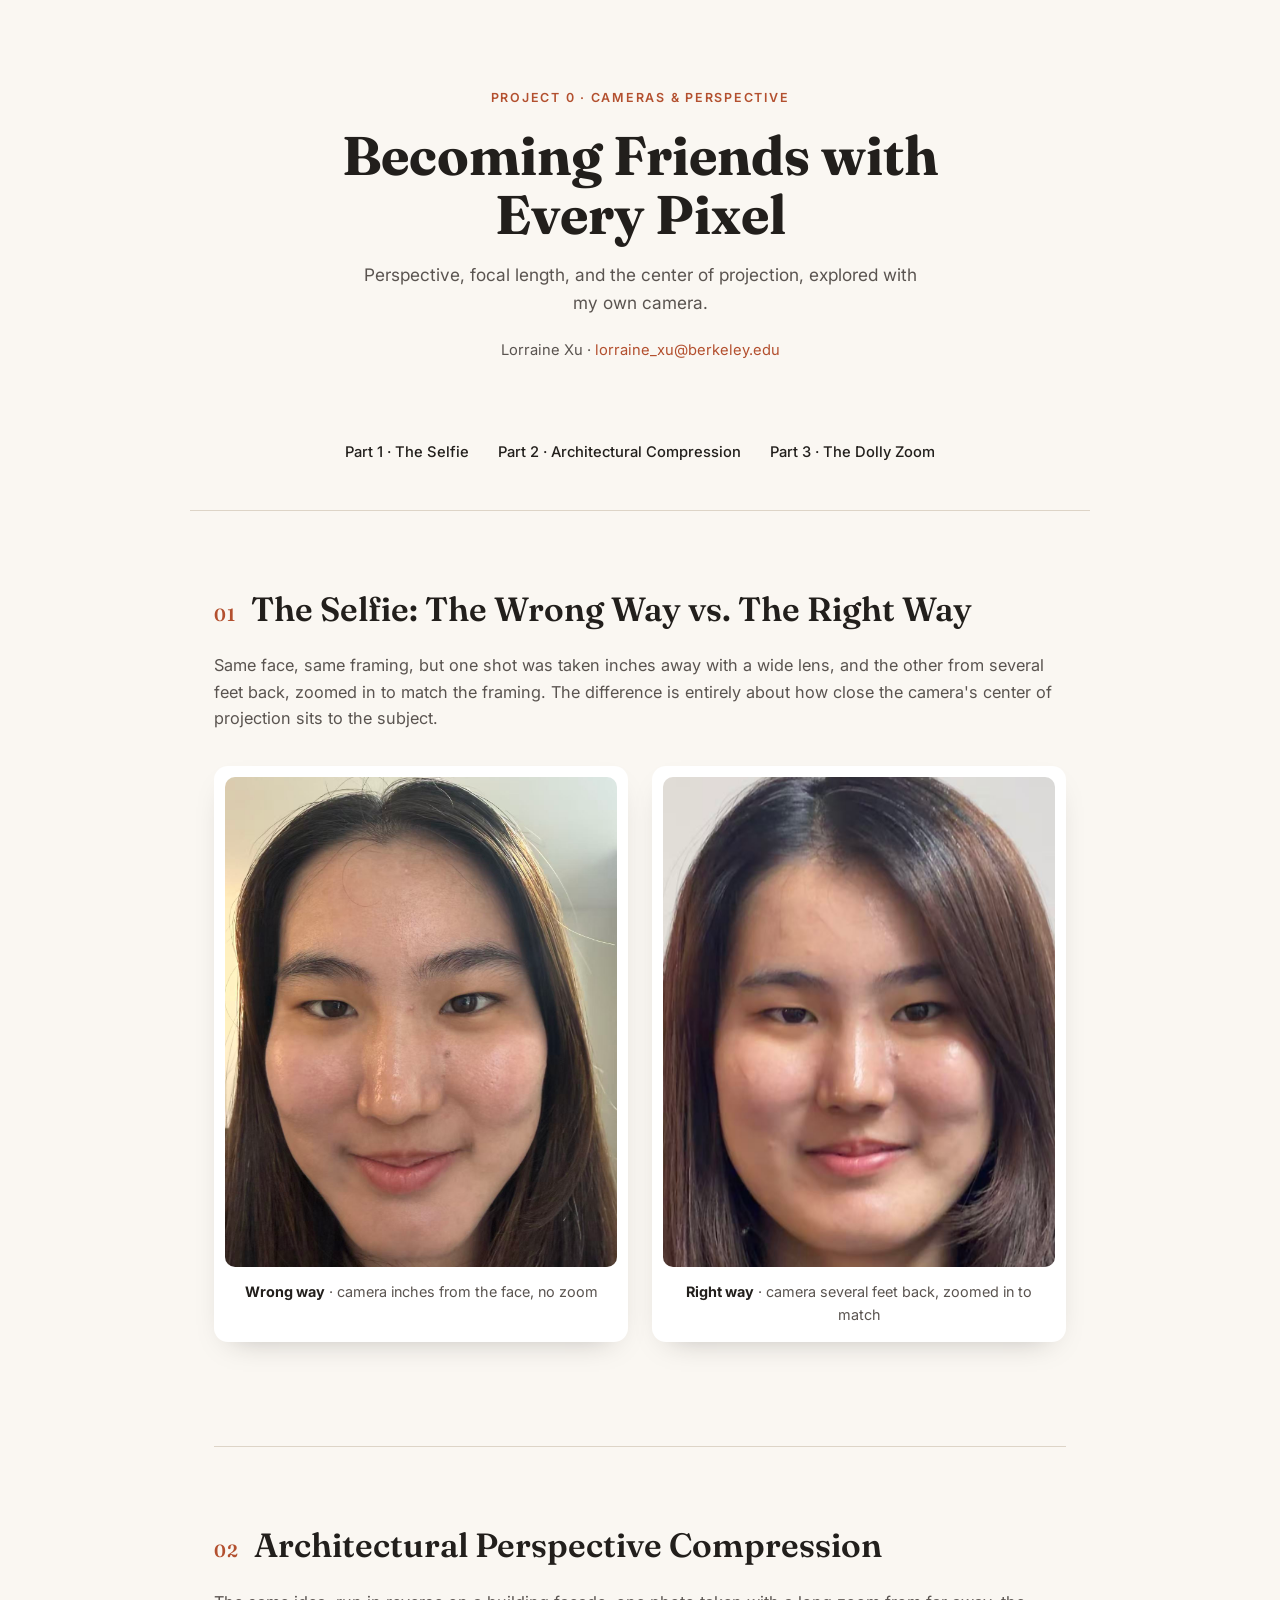
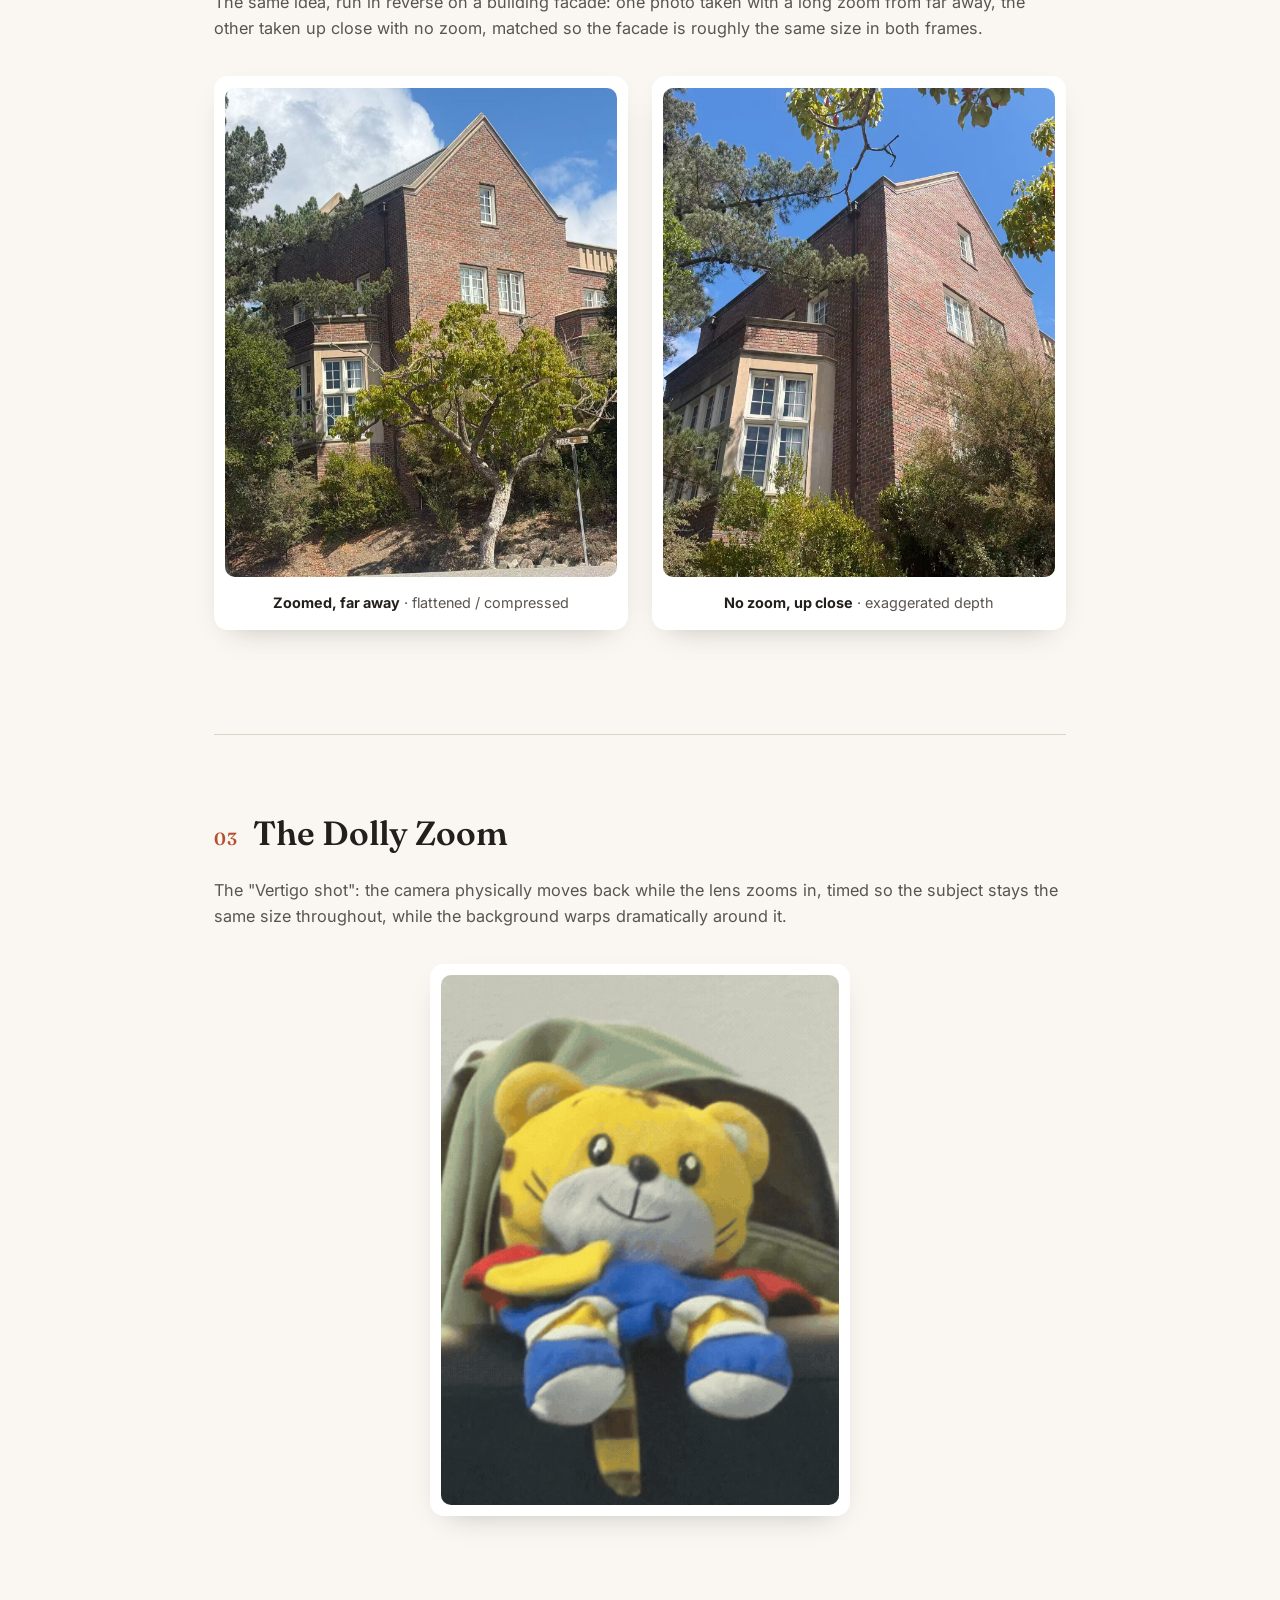
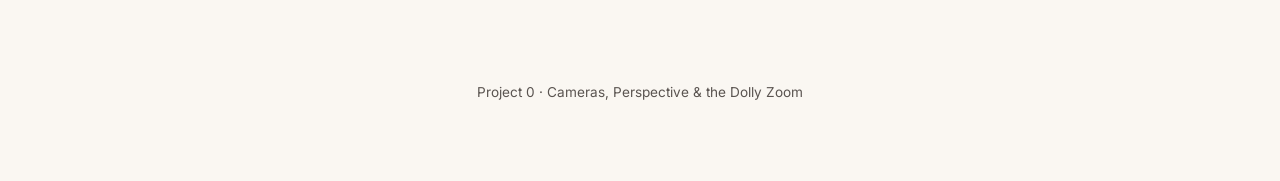
<file: index.html>
<!DOCTYPE html>
<html lang="en">
<head>
<meta charset="UTF-8">
<meta name="viewport" content="width=device-width, initial-scale=1.0">
<title>Camera, Perspective &amp; the Dolly Zoom</title>
<link rel="preconnect" href="https://fonts.googleapis.com">
<link rel="preconnect" href="https://fonts.gstatic.com" crossorigin>
<link href="https://fonts.googleapis.com/css2?family=Fraunces:opsz,wght@9..144,400;9..144,600;9..144,700&family=Inter:wght@400;500;600&display=swap" rel="stylesheet">
<link rel="stylesheet" href="style.css">
</head>
<body>

  <header class="hero">
    <p class="eyebrow">Project 0 &middot; Cameras &amp; Perspective</p>
    <h1>Becoming Friends with Every Pixel</h1>
    <p class="subtitle">Perspective, focal length, and the center of projection, explored with my own camera.</p>
    <p class="byline">Lorraine Xu &middot; <a href="mailto:lorraine_xu@berkeley.edu">lorraine_xu@berkeley.edu</a></p>
  </header>

  <nav class="toc">
    <a href="#part1">Part 1 &middot; The Selfie</a>
    <a href="#part2">Part 2 &middot; Architectural Compression</a>
    <a href="#part3">Part 3 &middot; The Dolly Zoom</a>
  </nav>

  <main>

    <section id="part1" class="part">
      <div class="part-heading">
        <span class="part-number">01</span>
        <h2>The Selfie: The Wrong Way vs. The Right Way</h2>
      </div>
      <p class="intro">
        Same face, same framing, but one shot was taken inches away with a wide lens,
        and the other from several feet back, zoomed in to match the framing. The difference
        is entirely about how close the camera's center of projection sits to the subject.
      </p>

      <div class="compare">
        <figure>
          <div class="frame">
            <img src="media/part1-close.jpg" alt="Close-up selfie taken from a short distance, showing typical wide-angle facial distortion" onerror="this.closest('figure').classList.add('missing')">
          </div>
          <figcaption><strong>Wrong way</strong> &middot; camera inches from the face, no zoom</figcaption>
        </figure>
        <figure>
          <div class="frame">
            <img src="media/part1-zoomed.jpg" alt="Portrait taken from several feet away with the lens zoomed in to match the framing" onerror="this.closest('figure').classList.add('missing')">
          </div>
          <figcaption><strong>Right way</strong> &middot; camera several feet back, zoomed in to match</figcaption>
        </figure>
      </div>
    </section>

    <section id="part2" class="part">
      <div class="part-heading">
        <span class="part-number">02</span>
        <h2>Architectural Perspective Compression</h2>
      </div>
      <p class="intro">
        The same idea, run in reverse on a building facade: one photo taken with a long zoom from
        far away, the other taken up close with no zoom, matched so the facade is roughly the same
        size in both frames.
      </p>

      <div class="compare">
        <figure>
          <div class="frame">
            <img src="media/part2-zoomed.jpg" alt="Building facade photographed from far away with the lens zoomed in" onerror="this.closest('figure').classList.add('missing')">
          </div>
          <figcaption><strong>Zoomed, far away</strong> &middot; flattened / compressed</figcaption>
        </figure>
        <figure>
          <div class="frame">
            <img src="media/part2-walked.jpg" alt="Same building facade photographed up close with no zoom" onerror="this.closest('figure').classList.add('missing')">
          </div>
          <figcaption><strong>No zoom, up close</strong> &middot; exaggerated depth</figcaption>
        </figure>
      </div>
    </section>

    <section id="part3" class="part">
      <div class="part-heading">
        <span class="part-number">03</span>
        <h2>The Dolly Zoom</h2>
      </div>
      <p class="intro">
        The "Vertigo shot": the camera physically moves back while the lens zooms in, timed so the
        subject stays the same size throughout, while the background warps dramatically around it.
      </p>

      <div class="gif-wrap">
        <img src="media/part3-dollyzoom.gif" alt="Animated GIF of a dolly zoom effect, subject staying constant size while the background perspective shifts" onerror="this.closest('div').classList.add('missing')">
      </div>
    </section>

  </main>

  <footer>
    <p>Project 0 &middot; Cameras, Perspective &amp; the Dolly Zoom</p>
  </footer>

</body>
</html>
</file>
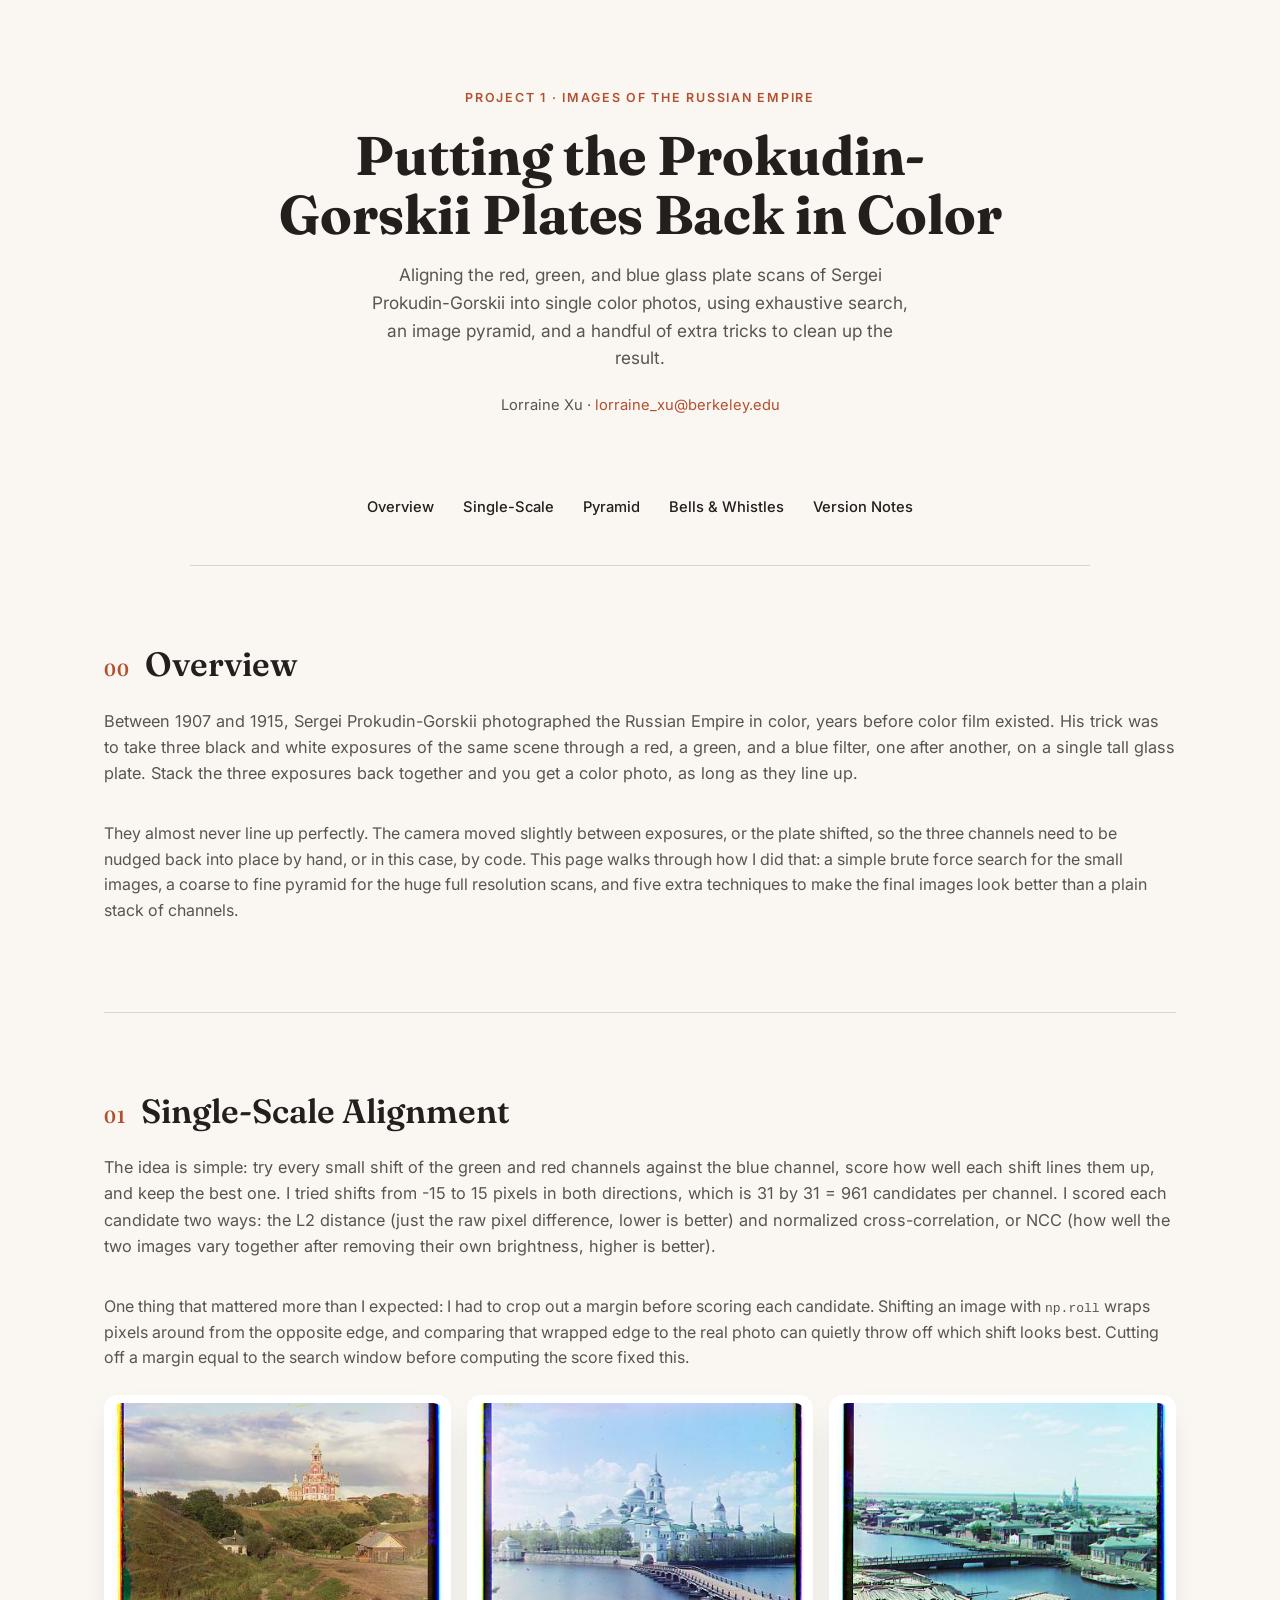
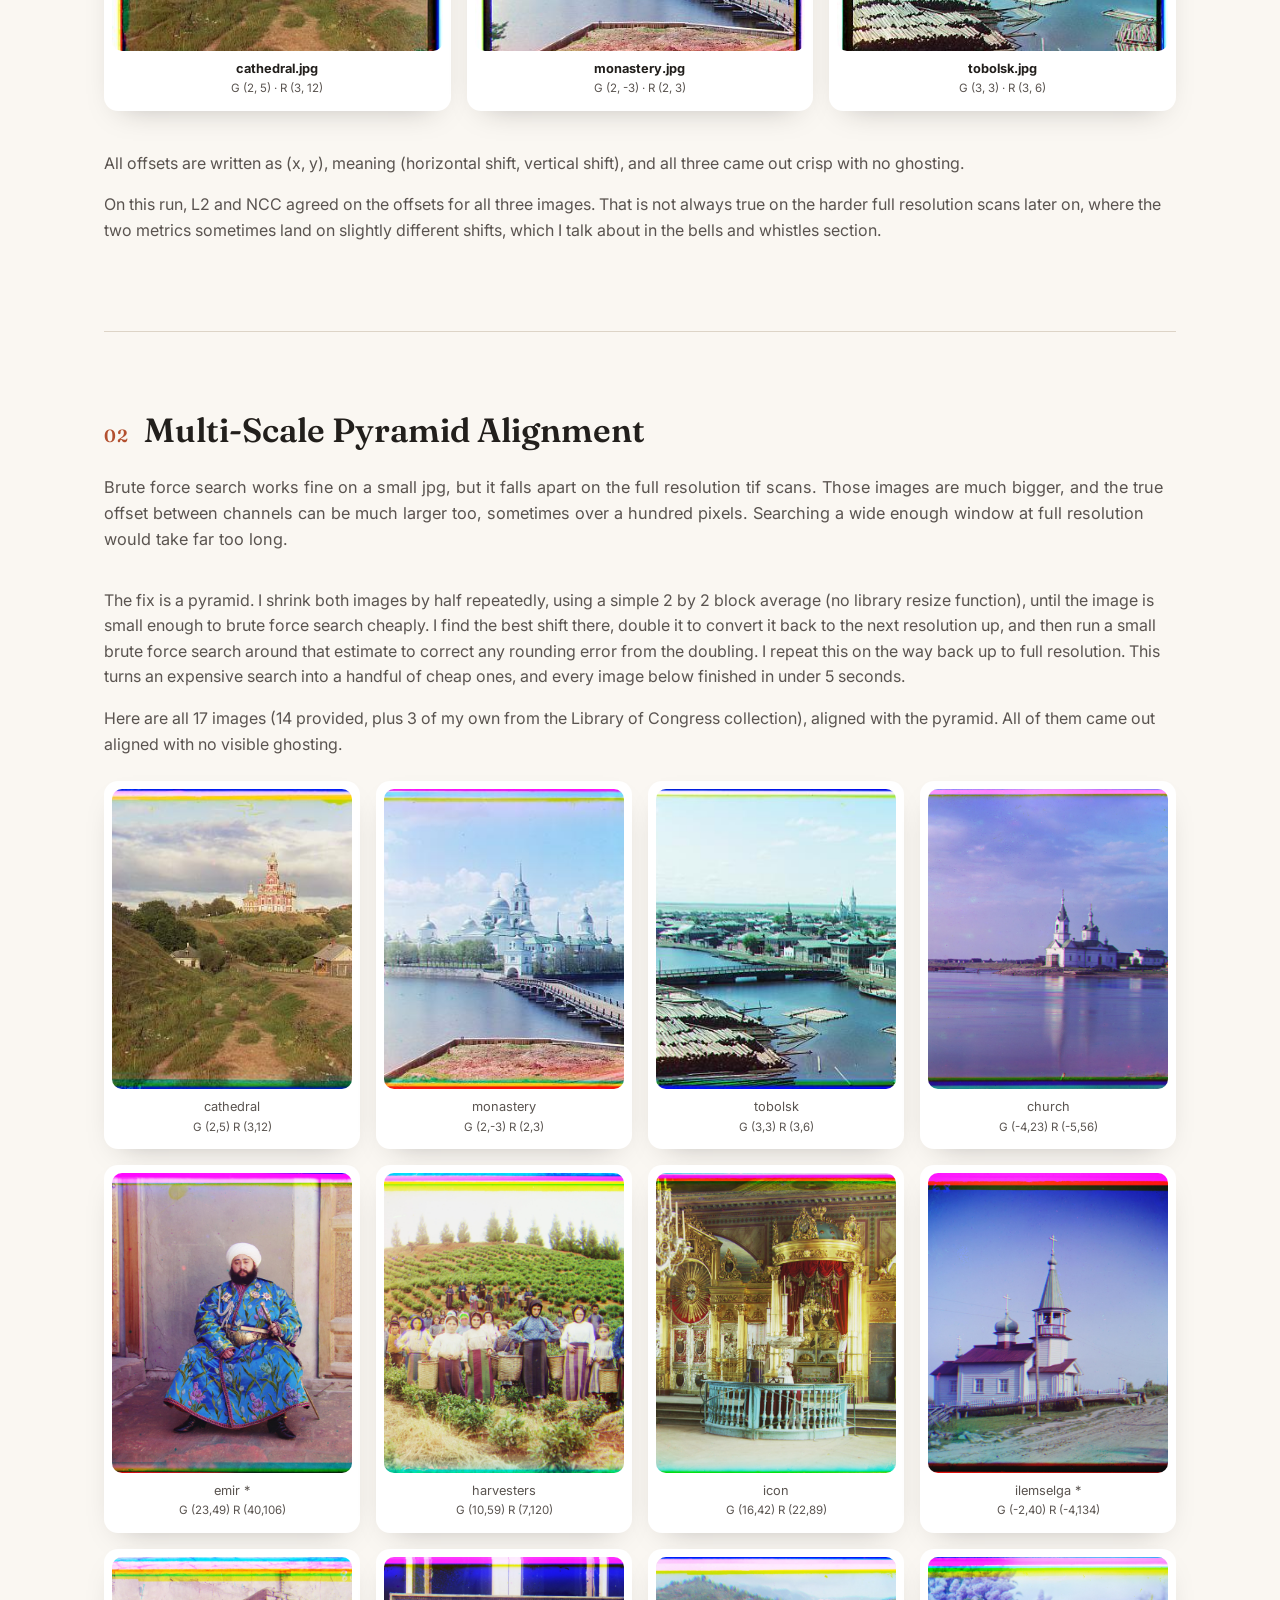
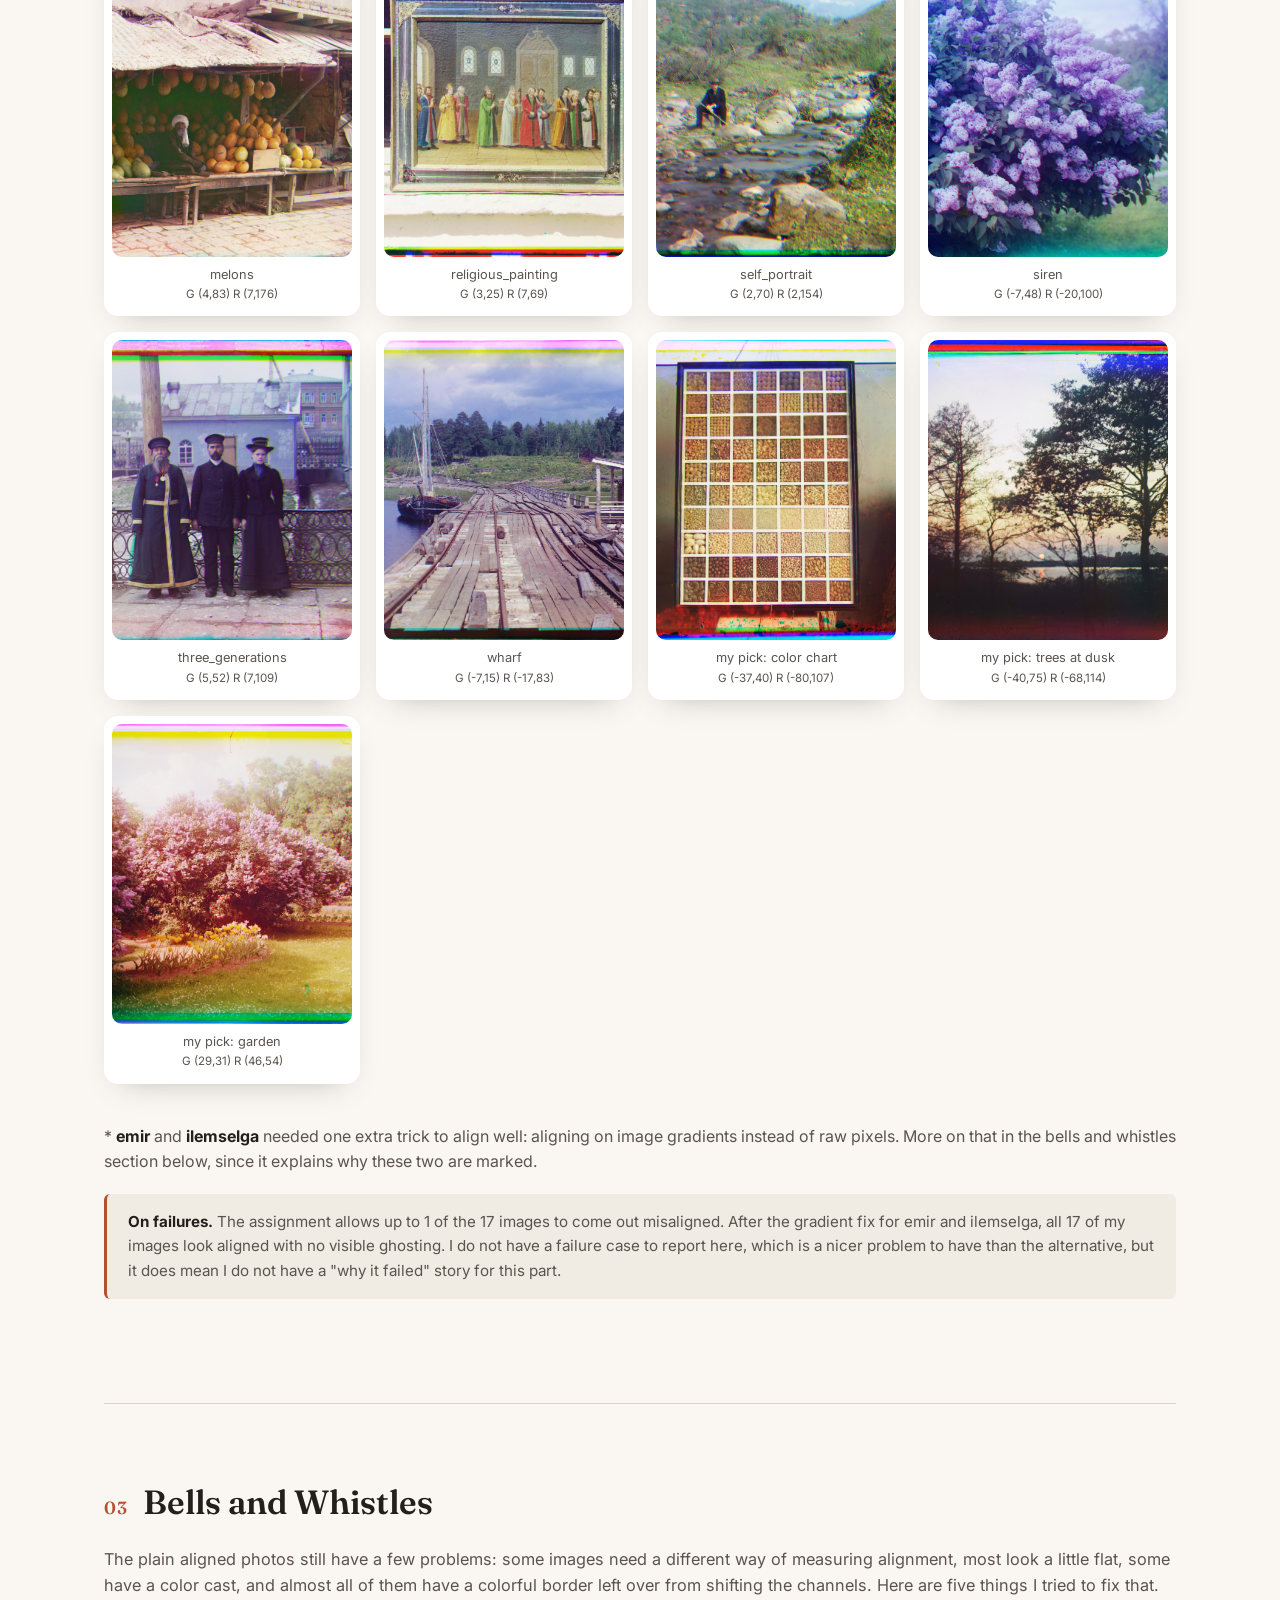
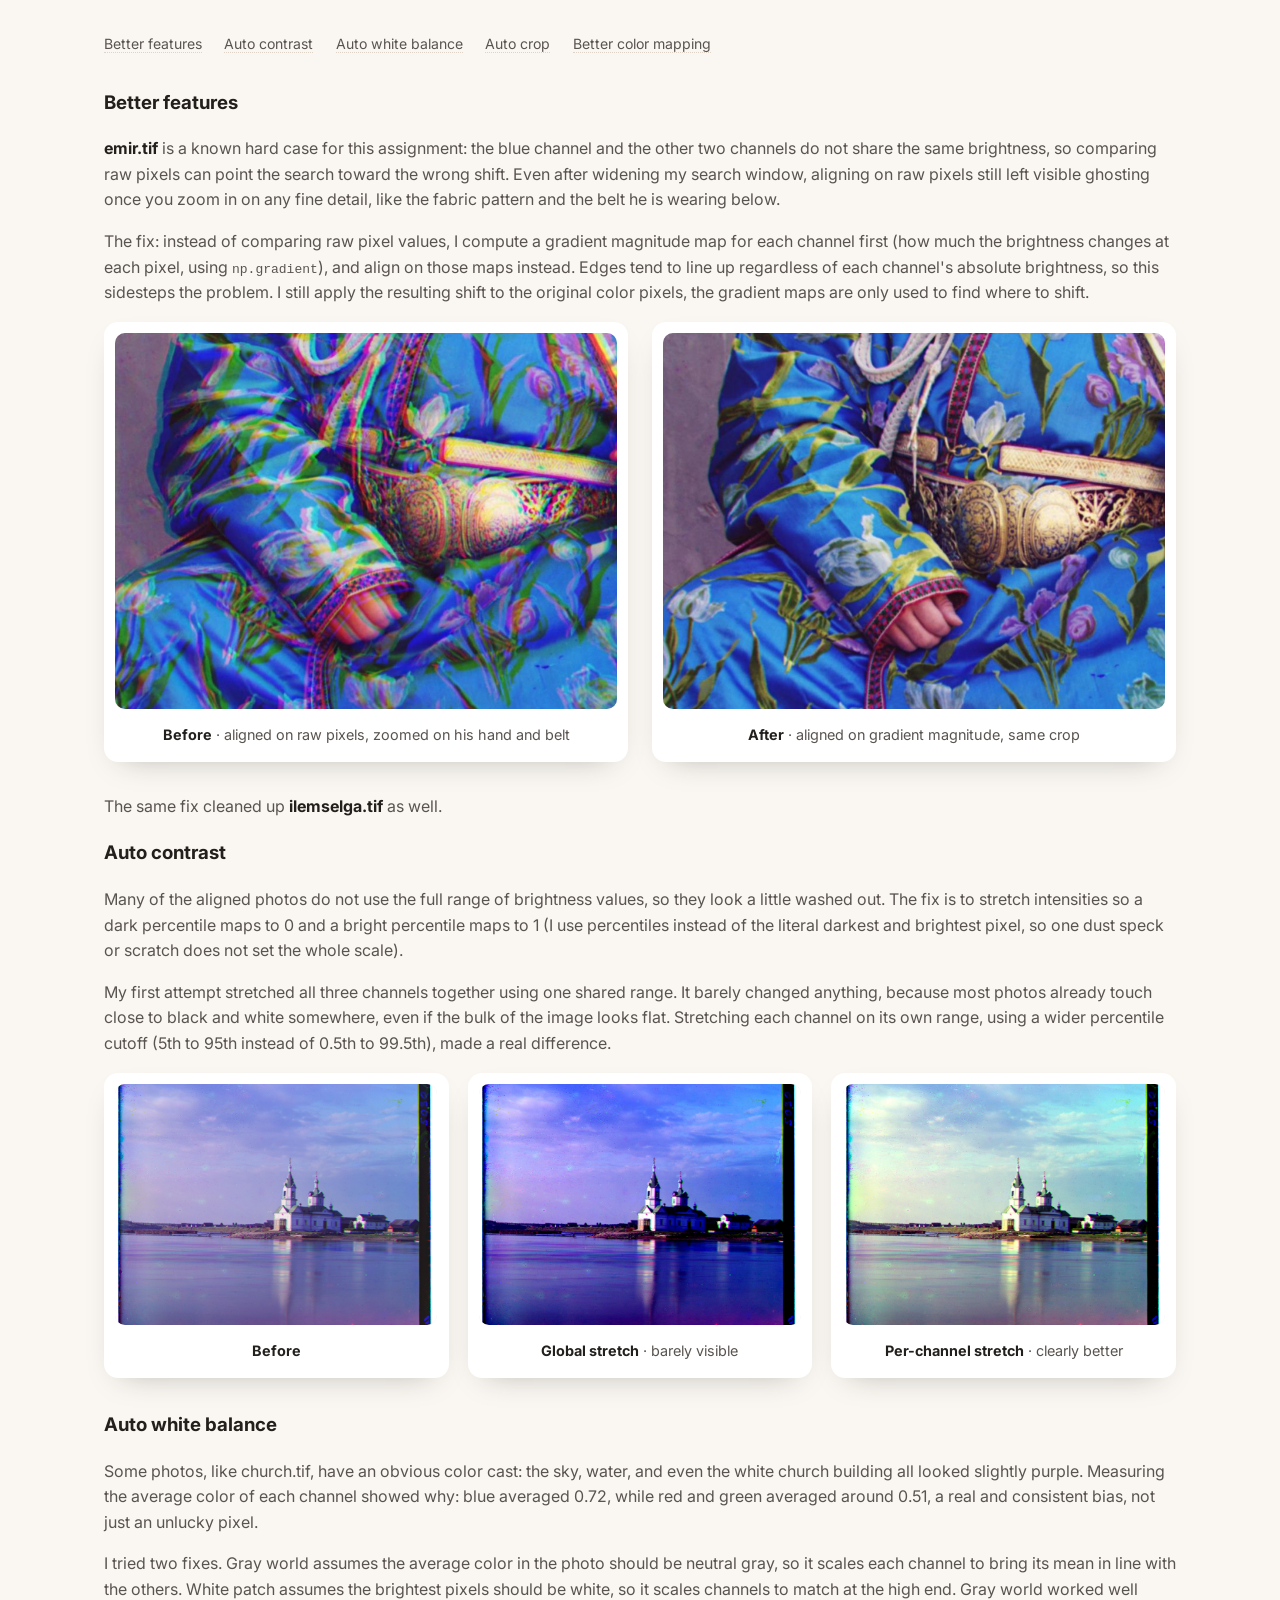
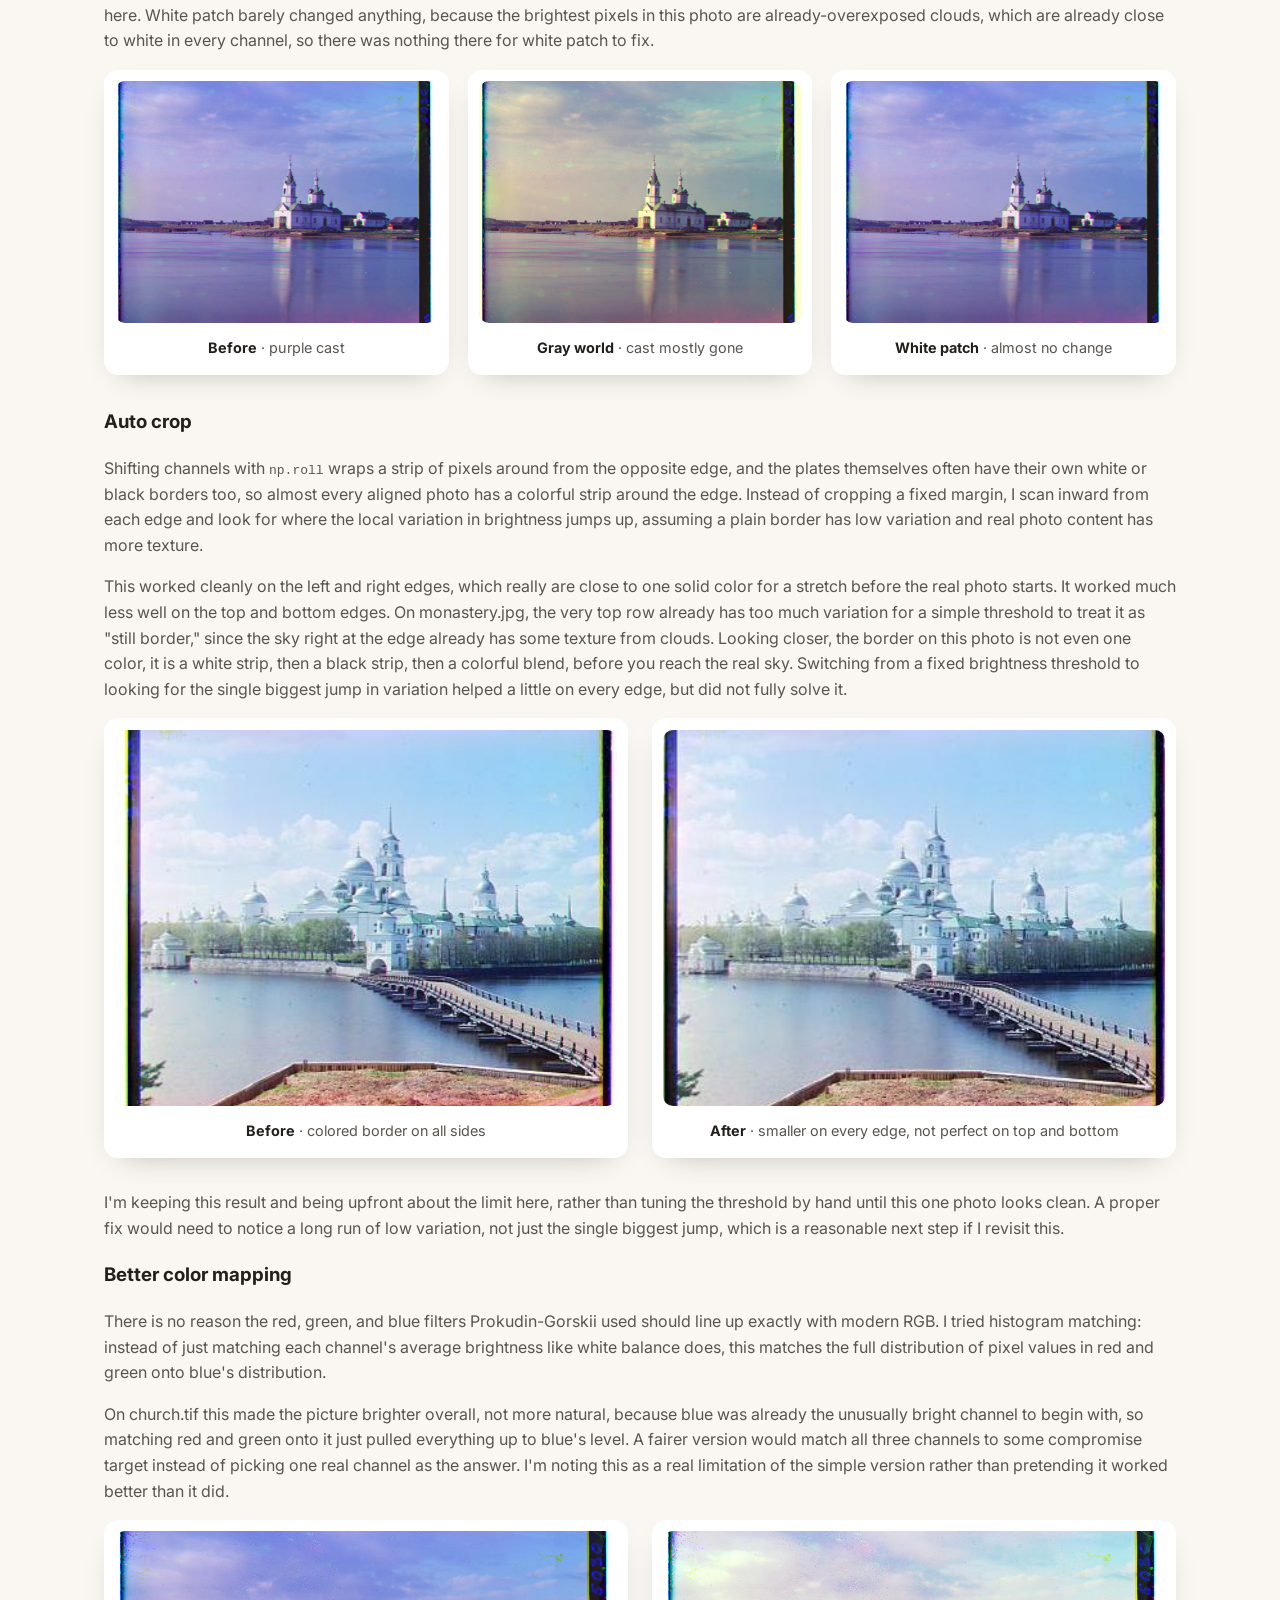
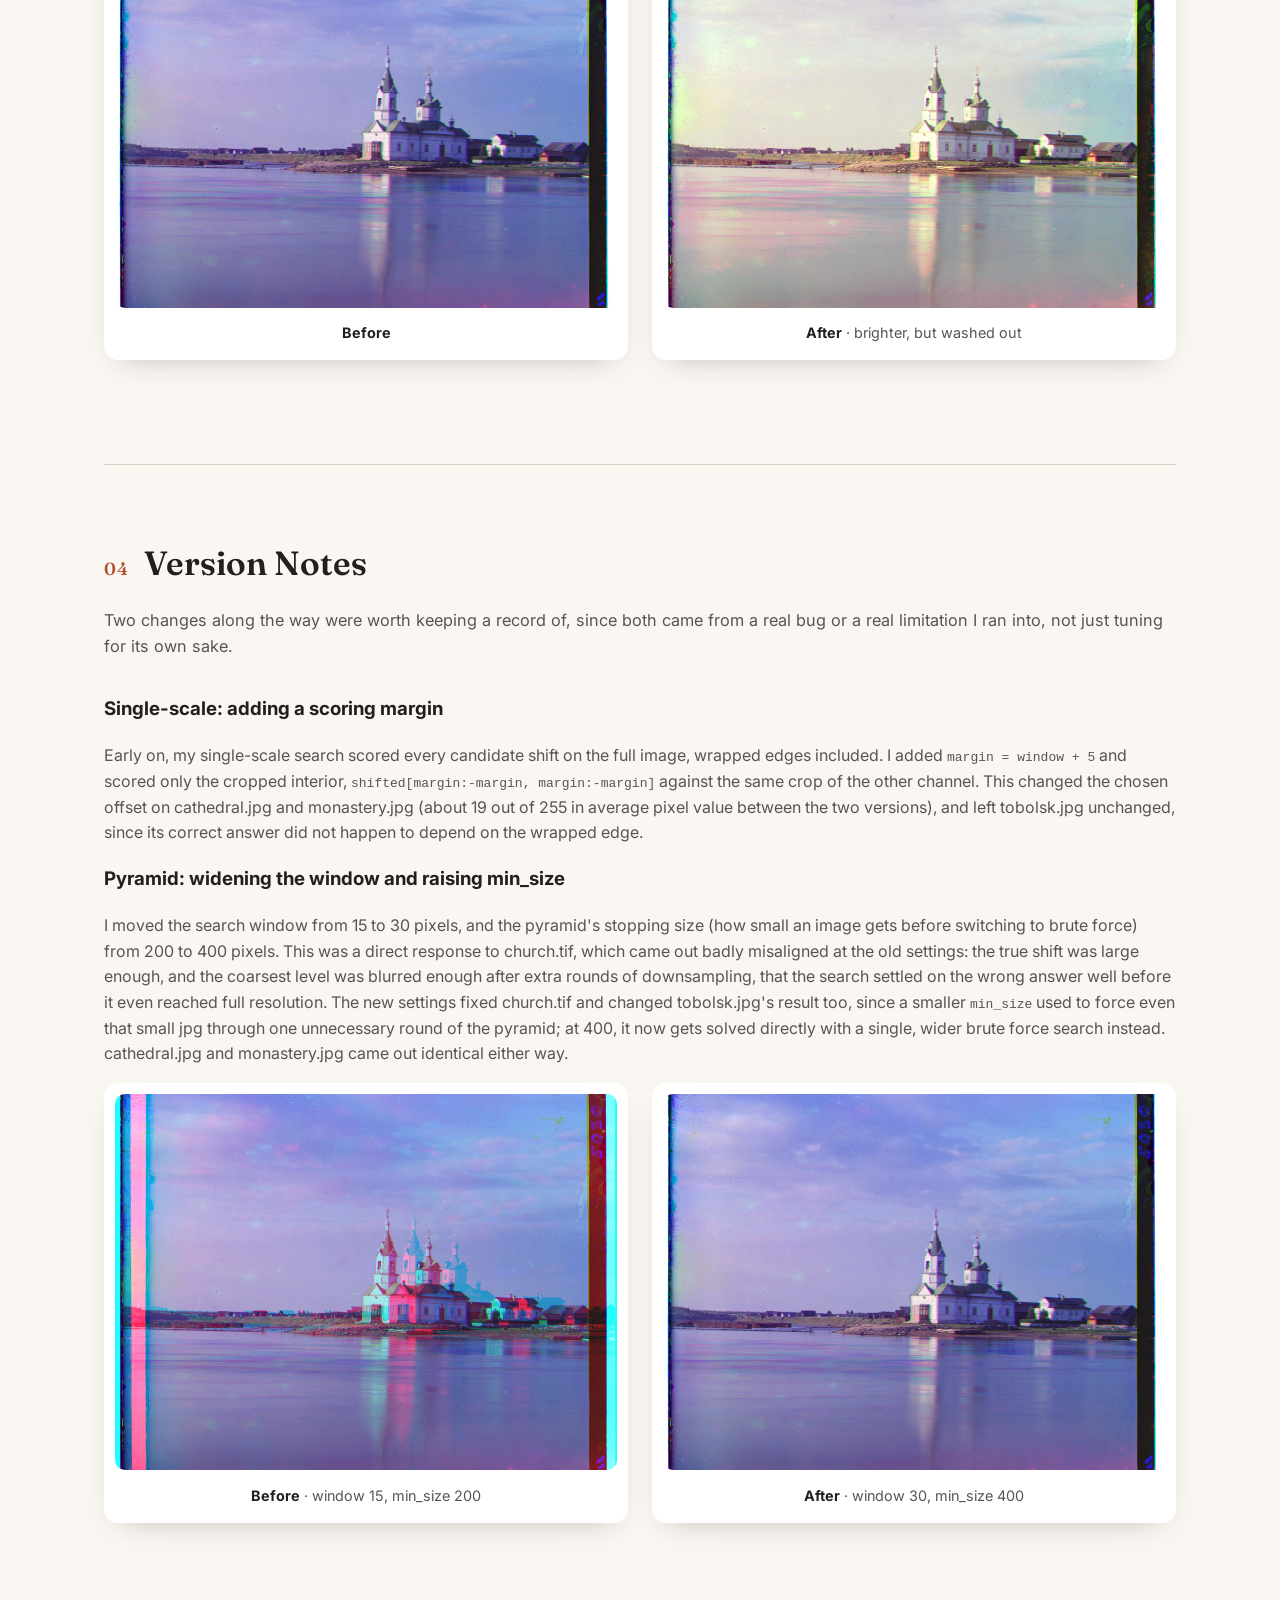
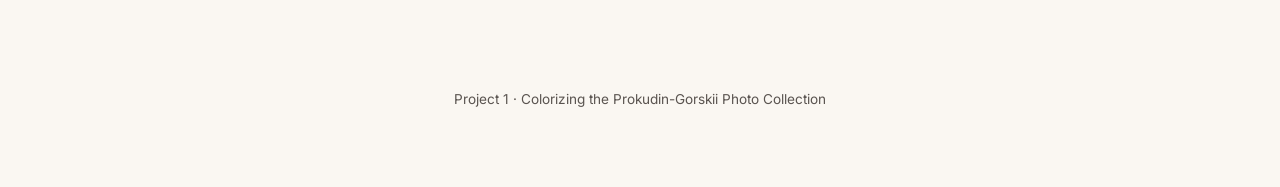
<file: project-1/index.html>
<!DOCTYPE html>
<html lang="en">
<head>
<meta charset="UTF-8">
<meta name="viewport" content="width=device-width, initial-scale=1.0">
<title>Colorizing the Prokudin-Gorskii Photo Collection</title>
<link rel="preconnect" href="https://fonts.googleapis.com">
<link rel="preconnect" href="https://fonts.gstatic.com" crossorigin>
<link href="https://fonts.googleapis.com/css2?family=Fraunces:opsz,wght@9..144,400;9..144,600;9..144,700&family=Inter:wght@400;500;600&display=swap" rel="stylesheet">
<link rel="stylesheet" href="style.css">
</head>
<body>

  <header class="hero">
    <p class="eyebrow">Project 1 &middot; Images of the Russian Empire</p>
    <h1>Putting the Prokudin-Gorskii Plates Back in Color</h1>
    <p class="subtitle">Aligning the red, green, and blue glass plate scans of Sergei Prokudin-Gorskii into single color photos, using exhaustive search, an image pyramid, and a handful of extra tricks to clean up the result.</p>
    <p class="byline">Lorraine Xu &middot; <a href="mailto:lorraine_xu@berkeley.edu">lorraine_xu@berkeley.edu</a></p>
  </header>

  <nav class="toc">
    <a href="#overview">Overview</a>
    <a href="#singlescale">Single-Scale</a>
    <a href="#pyramid">Pyramid</a>
    <a href="#bells">Bells &amp; Whistles</a>
    <a href="#versions">Version Notes</a>
  </nav>

  <main class="wide">

    <section id="overview" class="part">
      <div class="part-heading">
        <span class="part-number">00</span>
        <h2>Overview</h2>
      </div>
      <p class="intro">
        Between 1907 and 1915, Sergei Prokudin-Gorskii photographed the Russian Empire in color,
        years before color film existed. His trick was to take three black and white exposures of
        the same scene through a red, a green, and a blue filter, one after another, on a single
        tall glass plate. Stack the three exposures back together and you get a color photo, as
        long as they line up.
      </p>
      <p>
        They almost never line up perfectly. The camera moved slightly between exposures, or the
        plate shifted, so the three channels need to be nudged back into place by hand, or in this
        case, by code. This page walks through how I did that: a simple brute force search for the
        small images, a coarse to fine pyramid for the huge full resolution scans, and five extra
        techniques to make the final images look better than a plain stack of channels.
      </p>
    </section>

    <section id="singlescale" class="part">
      <div class="part-heading">
        <span class="part-number">01</span>
        <h2>Single-Scale Alignment</h2>
      </div>
      <p class="intro">
        The idea is simple: try every small shift of the green and red channels against the blue
        channel, score how well each shift lines them up, and keep the best one. I tried shifts
        from -15 to 15 pixels in both directions, which is 31 by 31 = 961 candidates per channel.
        I scored each candidate two ways: the L2 distance (just the raw pixel difference, lower is
        better) and normalized cross-correlation, or NCC (how well the two images vary together
        after removing their own brightness, higher is better).
      </p>
      <p>
        One thing that mattered more than I expected: I had to crop out a margin before scoring
        each candidate. Shifting an image with <code>np.roll</code> wraps pixels around from the
        opposite edge, and comparing that wrapped edge to the real photo can quietly throw off which
        shift looks best. Cutting off a margin equal to the search window before computing the score
        fixed this.
      </p>

      <div class="grid-17" style="grid-template-columns: repeat(3, 1fr);">
        <figure>
          <div class="frame landscape"><img src="media/singlescale-cathedral.jpg" alt="Single-scale aligned cathedral.jpg"></div>
          <figcaption><strong>cathedral.jpg</strong><span class="offset">G (2, 5) &middot; R (3, 12)</span></figcaption>
        </figure>
        <figure>
          <div class="frame landscape"><img src="media/singlescale-monastery.jpg" alt="Single-scale aligned monastery.jpg"></div>
          <figcaption><strong>monastery.jpg</strong><span class="offset">G (2, -3) &middot; R (2, 3)</span></figcaption>
        </figure>
        <figure>
          <div class="frame landscape"><img src="media/singlescale-tobolsk.jpg" alt="Single-scale aligned tobolsk.jpg"></div>
          <figcaption><strong>tobolsk.jpg</strong><span class="offset">G (3, 3) &middot; R (3, 6)</span></figcaption>
        </figure>
      </div>

      <p>All offsets are written as (x, y), meaning (horizontal shift, vertical shift), and all three came out crisp with no ghosting.</p>

      <p>
        On this run, L2 and NCC agreed on the offsets for all three images. That is not always true on
        the harder full resolution scans later on, where the two metrics sometimes land on slightly
        different shifts, which I talk about in the bells and whistles section.
      </p>
    </section>

    <section id="pyramid" class="part">
      <div class="part-heading">
        <span class="part-number">02</span>
        <h2>Multi-Scale Pyramid Alignment</h2>
      </div>
      <p class="intro">
        Brute force search works fine on a small jpg, but it falls apart on the full resolution
        tif scans. Those images are much bigger, and the true offset between channels can be much
        larger too, sometimes over a hundred pixels. Searching a wide enough window at full
        resolution would take far too long.
      </p>
      <p>
        The fix is a pyramid. I shrink both images by half repeatedly, using a simple 2 by 2 block
        average (no library resize function), until the image is small enough to brute force search
        cheaply. I find the best shift there, double it to convert it back to the next resolution up,
        and then run a small brute force search around that estimate to correct any rounding error
        from the doubling. I repeat this on the way back up to full resolution. This turns an
        expensive search into a handful of cheap ones, and every image below finished in under 5
        seconds.
      </p>

      <p>
        Here are all 17 images (14 provided, plus 3 of my own from the Library of Congress
        collection), aligned with the pyramid. All of them came out aligned with no visible ghosting.
      </p>

      <div class="grid-17">
        <figure><div class="frame"><img src="media/pyramid-cathedral.jpg" alt="Aligned cathedral"></div><figcaption>cathedral<span class="offset">G (2,5) R (3,12)</span></figcaption></figure>
        <figure><div class="frame"><img src="media/pyramid-monastery.jpg" alt="Aligned monastery"></div><figcaption>monastery<span class="offset">G (2,-3) R (2,3)</span></figcaption></figure>
        <figure><div class="frame"><img src="media/pyramid-tobolsk.jpg" alt="Aligned tobolsk"></div><figcaption>tobolsk<span class="offset">G (3,3) R (3,6)</span></figcaption></figure>
        <figure><div class="frame"><img src="media/pyramid-church.jpg" alt="Aligned church"></div><figcaption>church<span class="offset">G (-4,23) R (-5,56)</span></figcaption></figure>
        <figure><div class="frame"><img src="media/pyramid-emir.jpg" alt="Aligned emir"></div><figcaption>emir *<span class="offset">G (23,49) R (40,106)</span></figcaption></figure>
        <figure><div class="frame"><img src="media/pyramid-harvesters.jpg" alt="Aligned harvesters"></div><figcaption>harvesters<span class="offset">G (10,59) R (7,120)</span></figcaption></figure>
        <figure><div class="frame"><img src="media/pyramid-icon.jpg" alt="Aligned icon"></div><figcaption>icon<span class="offset">G (16,42) R (22,89)</span></figcaption></figure>
        <figure><div class="frame"><img src="media/pyramid-ilemselga.jpg" alt="Aligned ilemselga"></div><figcaption>ilemselga *<span class="offset">G (-2,40) R (-4,134)</span></figcaption></figure>
        <figure><div class="frame"><img src="media/pyramid-melons.jpg" alt="Aligned melons"></div><figcaption>melons<span class="offset">G (4,83) R (7,176)</span></figcaption></figure>
        <figure><div class="frame"><img src="media/pyramid-religous_painting.jpg" alt="Aligned religious painting"></div><figcaption>religious_painting<span class="offset">G (3,25) R (7,69)</span></figcaption></figure>
        <figure><div class="frame"><img src="media/pyramid-self_portrait.jpg" alt="Aligned self portrait"></div><figcaption>self_portrait<span class="offset">G (2,70) R (2,154)</span></figcaption></figure>
        <figure><div class="frame"><img src="media/pyramid-siren.jpg" alt="Aligned siren"></div><figcaption>siren<span class="offset">G (-7,48) R (-20,100)</span></figcaption></figure>
        <figure><div class="frame"><img src="media/pyramid-three_generations.jpg" alt="Aligned three generations"></div><figcaption>three_generations<span class="offset">G (5,52) R (7,109)</span></figcaption></figure>
        <figure><div class="frame"><img src="media/pyramid-wharf.jpg" alt="Aligned wharf"></div><figcaption>wharf<span class="offset">G (-7,15) R (-17,83)</span></figcaption></figure>
        <figure><div class="frame"><img src="media/pyramid-own1_lighthouse.jpg" alt="Aligned color test chart, my own pick"></div><figcaption>my pick: color chart<span class="offset">G (-37,40) R (-80,107)</span></figcaption></figure>
        <figure><div class="frame"><img src="media/pyramid-own2.jpg" alt="Aligned trees at dusk, my own pick"></div><figcaption>my pick: trees at dusk<span class="offset">G (-40,75) R (-68,114)</span></figcaption></figure>
        <figure><div class="frame"><img src="media/pyramid-own3.jpg" alt="Aligned garden, my own pick"></div><figcaption>my pick: garden<span class="offset">G (29,31) R (46,54)</span></figcaption></figure>
      </div>

      <p>
        * <strong>emir</strong> and <strong>ilemselga</strong> needed one extra trick to align well:
        aligning on image gradients instead of raw pixels. More on that in the bells and whistles
        section below, since it explains why these two are marked.
      </p>

      <div class="note">
        <strong>On failures.</strong> The assignment allows up to 1 of the 17 images to come out
        misaligned. After the gradient fix for emir and ilemselga, all 17 of my images look aligned
        with no visible ghosting. I do not have a failure case to report here, which is a nicer
        problem to have than the alternative, but it does mean I do not have a "why it failed"
        story for this part.
      </div>
    </section>

    <section id="bells" class="part">
      <div class="part-heading">
        <span class="part-number">03</span>
        <h2>Bells and Whistles</h2>
      </div>
      <p class="intro">
        The plain aligned photos still have a few problems: some images need a different way of
        measuring alignment, most look a little flat, some have a color cast, and almost all of them
        have a colorful border left over from shifting the channels. Here are five things I tried to
        fix that.
      </p>

      <ul class="sub-toc">
        <li><a href="#bw-features">Better features</a></li>
        <li><a href="#bw-contrast">Auto contrast</a></li>
        <li><a href="#bw-whitebalance">Auto white balance</a></li>
        <li><a href="#bw-crop">Auto crop</a></li>
        <li><a href="#bw-colormap">Better color mapping</a></li>
      </ul>

      <h3 id="bw-features">Better features</h3>
      <p>
        <strong>emir.tif</strong> is a known hard case for this assignment: the blue channel and the
        other two channels do not share the same brightness, so comparing raw pixels can point the
        search toward the wrong shift. Even after widening my search window, aligning on raw pixels
        still left visible ghosting once you zoom in on any fine detail, like the fabric pattern and
        the belt he is wearing below.
      </p>
      <p>
        The fix: instead of comparing raw pixel values, I compute a gradient magnitude map for each
        channel first (how much the brightness changes at each pixel, using <code>np.gradient</code>),
        and align on those maps instead. Edges tend to line up regardless of each channel's absolute
        brightness, so this sidesteps the problem. I still apply the resulting shift to the original
        color pixels, the gradient maps are only used to find where to shift.
      </p>
      <div class="compare">
        <figure>
          <div class="frame landscape"><img src="media/bw-features-before.jpg" alt="Emir detail aligned on raw pixels, showing heavy ghosting"></div>
          <figcaption><strong>Before</strong> &middot; aligned on raw pixels, zoomed on his hand and belt</figcaption>
        </figure>
        <figure>
          <div class="frame landscape"><img src="media/bw-features-after.jpg" alt="Emir detail aligned on gradient magnitude, sharp and clean"></div>
          <figcaption><strong>After</strong> &middot; aligned on gradient magnitude, same crop</figcaption>
        </figure>
      </div>
      <p>The same fix cleaned up <strong>ilemselga.tif</strong> as well.</p>

      <h3 id="bw-contrast">Auto contrast</h3>
      <p>
        Many of the aligned photos do not use the full range of brightness values, so they look a
        little washed out. The fix is to stretch intensities so a dark percentile maps to 0 and a
        bright percentile maps to 1 (I use percentiles instead of the literal darkest and brightest
        pixel, so one dust speck or scratch does not set the whole scale).
      </p>
      <p>
        My first attempt stretched all three channels together using one shared range. It barely
        changed anything, because most photos already touch close to black and white somewhere,
        even if the bulk of the image looks flat. Stretching each channel on its own range, using a
        wider percentile cutoff (5th to 95th instead of 0.5th to 99.5th), made a real difference.
      </p>
      <div class="compare-3">
        <figure>
          <div class="frame landscape"><img src="media/bw-contrast-before.jpg" alt="church.tif before contrast stretch"></div>
          <figcaption><strong>Before</strong></figcaption>
        </figure>
        <figure>
          <div class="frame landscape"><img src="media/bw-contrast-global.jpg" alt="church.tif with a shared, global contrast stretch"></div>
          <figcaption><strong>Global stretch</strong> &middot; barely visible</figcaption>
        </figure>
        <figure>
          <div class="frame landscape"><img src="media/bw-contrast-after.jpg" alt="church.tif with a per-channel contrast stretch"></div>
          <figcaption><strong>Per-channel stretch</strong> &middot; clearly better</figcaption>
        </figure>
      </div>

      <h3 id="bw-whitebalance">Auto white balance</h3>
      <p>
        Some photos, like church.tif, have an obvious color cast: the sky, water, and even the white
        church building all looked slightly purple. Measuring the average color of each channel
        showed why: blue averaged 0.72, while red and green averaged around 0.51, a real and
        consistent bias, not just an unlucky pixel.
      </p>
      <p>
        I tried two fixes. Gray world assumes the average color in the photo should be neutral gray,
        so it scales each channel to bring its mean in line with the others. White patch assumes the
        brightest pixels should be white, so it scales channels to match at the high end. Gray world
        worked well here. White patch barely changed anything, because the brightest pixels in this
        photo are already-overexposed clouds, which are already close to white in every channel, so
        there was nothing there for white patch to fix.
      </p>
      <div class="compare-3">
        <figure>
          <div class="frame landscape"><img src="media/bw-whitebalance-before.jpg" alt="church.tif before white balance"></div>
          <figcaption><strong>Before</strong> &middot; purple cast</figcaption>
        </figure>
        <figure>
          <div class="frame landscape"><img src="media/bw-whitebalance-after.jpg" alt="church.tif after gray world white balance"></div>
          <figcaption><strong>Gray world</strong> &middot; cast mostly gone</figcaption>
        </figure>
        <figure>
          <div class="frame landscape"><img src="media/bw-whitebalance-whitepatch.jpg" alt="church.tif after white patch white balance, nearly unchanged"></div>
          <figcaption><strong>White patch</strong> &middot; almost no change</figcaption>
        </figure>
      </div>

      <h3 id="bw-crop">Auto crop</h3>
      <p>
        Shifting channels with <code>np.roll</code> wraps a strip of pixels around from the opposite
        edge, and the plates themselves often have their own white or black borders too, so almost
        every aligned photo has a colorful strip around the edge. Instead of cropping a fixed margin,
        I scan inward from each edge and look for where the local variation in brightness jumps up,
        assuming a plain border has low variation and real photo content has more texture.
      </p>
      <p>
        This worked cleanly on the left and right edges, which really are close to one solid color for
        a stretch before the real photo starts. It worked much less well on the top and bottom edges.
        On monastery.jpg, the very top row already has too much variation for a simple threshold to
        treat it as "still border," since the sky right at the edge already has some texture from
        clouds. Looking closer, the border on this photo is not even one color, it is a white strip,
        then a black strip, then a colorful blend, before you reach the real sky. Switching from a
        fixed brightness threshold to looking for the single biggest jump in variation helped a
        little on every edge, but did not fully solve it.
      </p>
      <div class="compare">
        <figure>
          <div class="frame landscape"><img src="media/bw-crop-before.jpg" alt="monastery.jpg before auto crop, with a colored border"></div>
          <figcaption><strong>Before</strong> &middot; colored border on all sides</figcaption>
        </figure>
        <figure>
          <div class="frame landscape"><img src="media/bw-crop-after.jpg" alt="monastery.jpg after auto crop, border mostly gone"></div>
          <figcaption><strong>After</strong> &middot; smaller on every edge, not perfect on top and bottom</figcaption>
        </figure>
      </div>
      <p>
        I'm keeping this result and being upfront about the limit here, rather than tuning the
        threshold by hand until this one photo looks clean. A proper fix would need to notice a
        long run of low variation, not just the single biggest jump, which is a reasonable next
        step if I revisit this.
      </p>

      <h3 id="bw-colormap">Better color mapping</h3>
      <p>
        There is no reason the red, green, and blue filters Prokudin-Gorskii used should line up
        exactly with modern RGB. I tried histogram matching: instead of just matching each channel's
        average brightness like white balance does, this matches the full distribution of pixel
        values in red and green onto blue's distribution.
      </p>
      <p>
        On church.tif this made the picture brighter overall, not more natural, because blue was
        already the unusually bright channel to begin with, so matching red and green onto it just
        pulled everything up to blue's level. A fairer version would match all three channels to
        some compromise target instead of picking one real channel as the answer. I'm noting this as
        a real limitation of the simple version rather than pretending it worked better than it did.
      </p>
      <div class="compare">
        <figure>
          <div class="frame landscape"><img src="media/bw-colormap-before.jpg" alt="church.tif before histogram-based color mapping"></div>
          <figcaption><strong>Before</strong></figcaption>
        </figure>
        <figure>
          <div class="frame landscape"><img src="media/bw-colormap-after.jpg" alt="church.tif after histogram-based color mapping, overly bright"></div>
          <figcaption><strong>After</strong> &middot; brighter, but washed out</figcaption>
        </figure>
      </div>
    </section>

    <section id="versions" class="part">
      <div class="part-heading">
        <span class="part-number">04</span>
        <h2>Version Notes</h2>
      </div>
      <p class="intro">
        Two changes along the way were worth keeping a record of, since both came from a real bug or
        a real limitation I ran into, not just tuning for its own sake.
      </p>

      <h3>Single-scale: adding a scoring margin</h3>
      <p>
        Early on, my single-scale search scored every candidate shift on the full image, wrapped
        edges included. I added <code>margin = window + 5</code> and scored only the cropped interior,
        <code>shifted[margin:-margin, margin:-margin]</code> against the same crop of the other
        channel. This changed the chosen offset on cathedral.jpg and monastery.jpg (about 19 out of
        255 in average pixel value between the two versions), and left tobolsk.jpg unchanged, since
        its correct answer did not happen to depend on the wrapped edge.
      </p>

      <h3>Pyramid: widening the window and raising min_size</h3>
      <p>
        I moved the search window from 15 to 30 pixels, and the pyramid's stopping size (how small an
        image gets before switching to brute force) from 200 to 400 pixels. This was a direct response
        to church.tif, which came out badly misaligned at the old settings: the true shift was large
        enough, and the coarsest level was blurred enough after extra rounds of downsampling, that the
        search settled on the wrong answer well before it even reached full resolution. The new
        settings fixed church.tif and changed tobolsk.jpg's result too, since a smaller
        <code>min_size</code> used to force even that small jpg through one unnecessary round of the
        pyramid; at 400, it now gets solved directly with a single, wider brute force search instead.
        cathedral.jpg and monastery.jpg came out identical either way.
      </p>
      <div class="compare">
        <figure>
          <div class="frame landscape"><img src="media/pyramid-version-before.jpg" alt="church.tif with the old pyramid settings, badly misaligned"></div>
          <figcaption><strong>Before</strong> &middot; window 15, min_size 200</figcaption>
        </figure>
        <figure>
          <div class="frame landscape"><img src="media/pyramid-version-after.jpg" alt="church.tif with the new pyramid settings, aligned"></div>
          <figcaption><strong>After</strong> &middot; window 30, min_size 400</figcaption>
        </figure>
      </div>
    </section>

  </main>

  <footer>
    <p>Project 1 &middot; Colorizing the Prokudin-Gorskii Photo Collection</p>
  </footer>

</body>
</html>
</file>
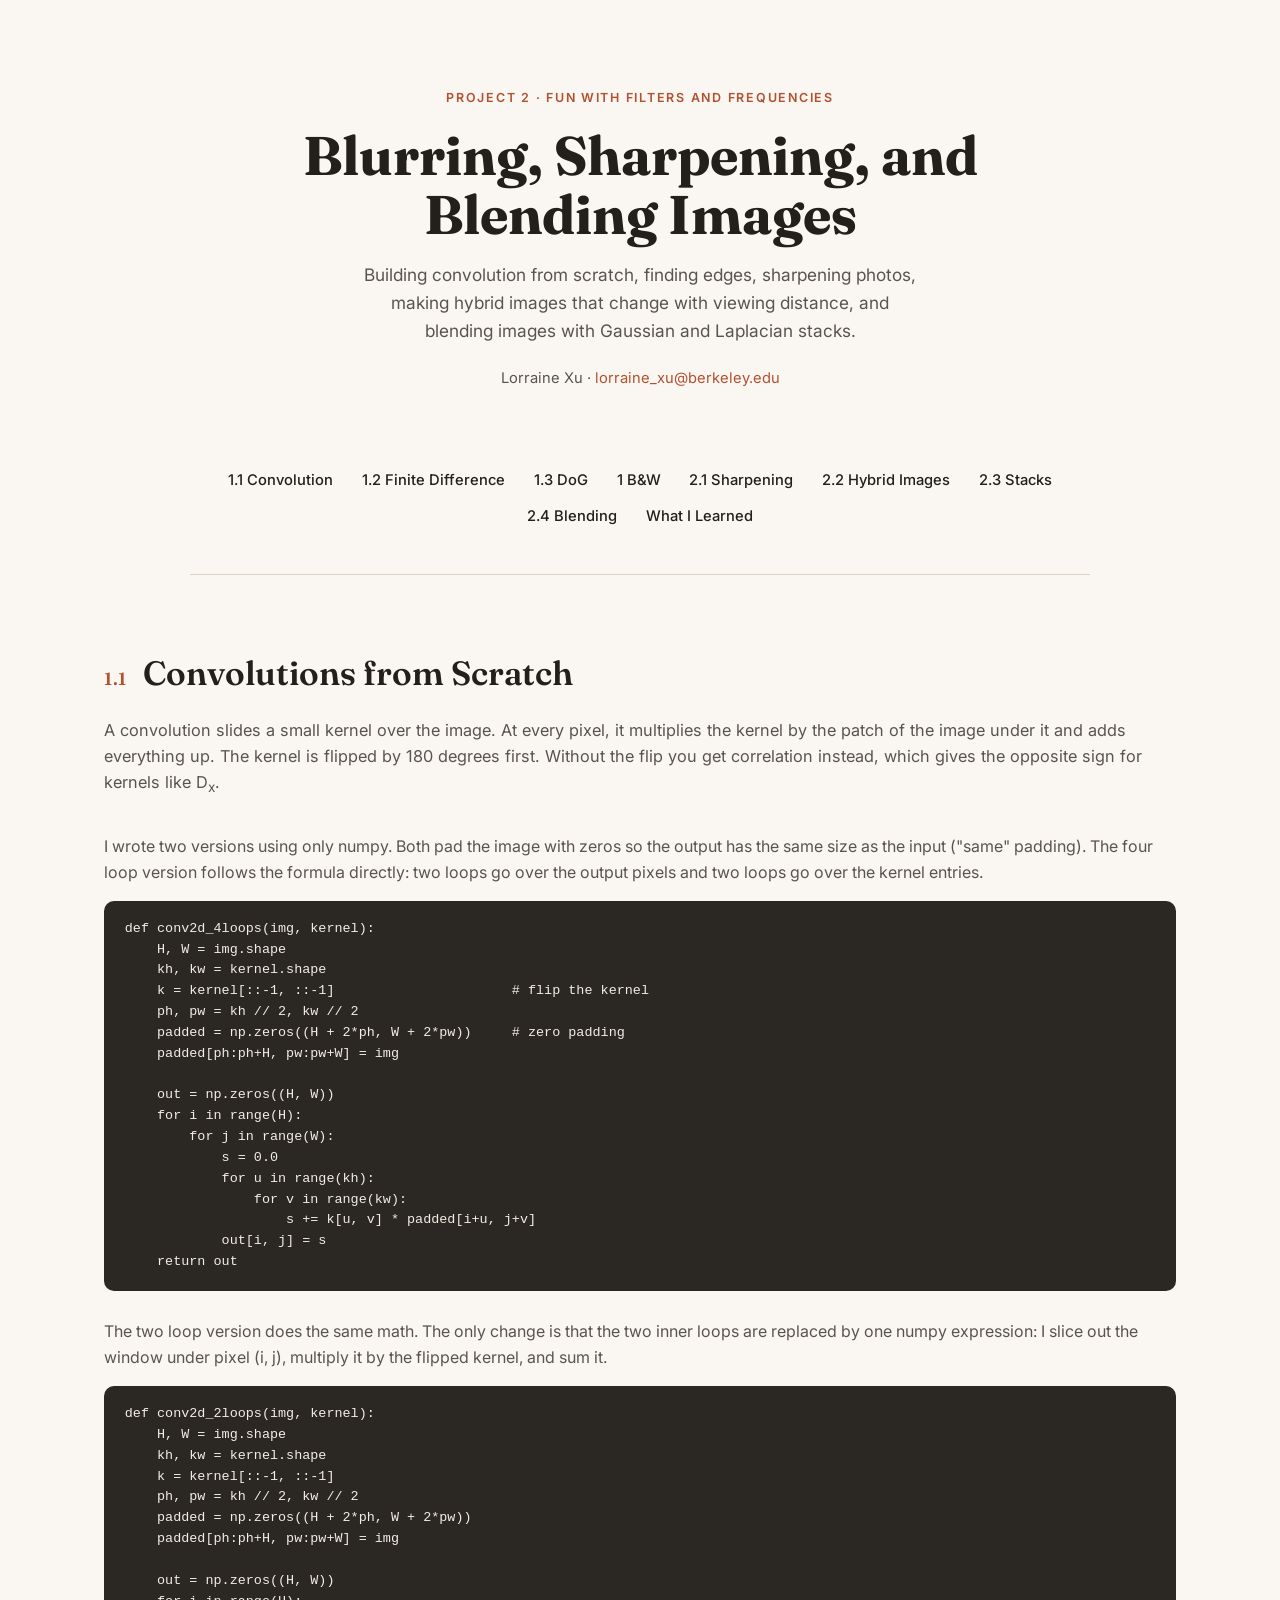
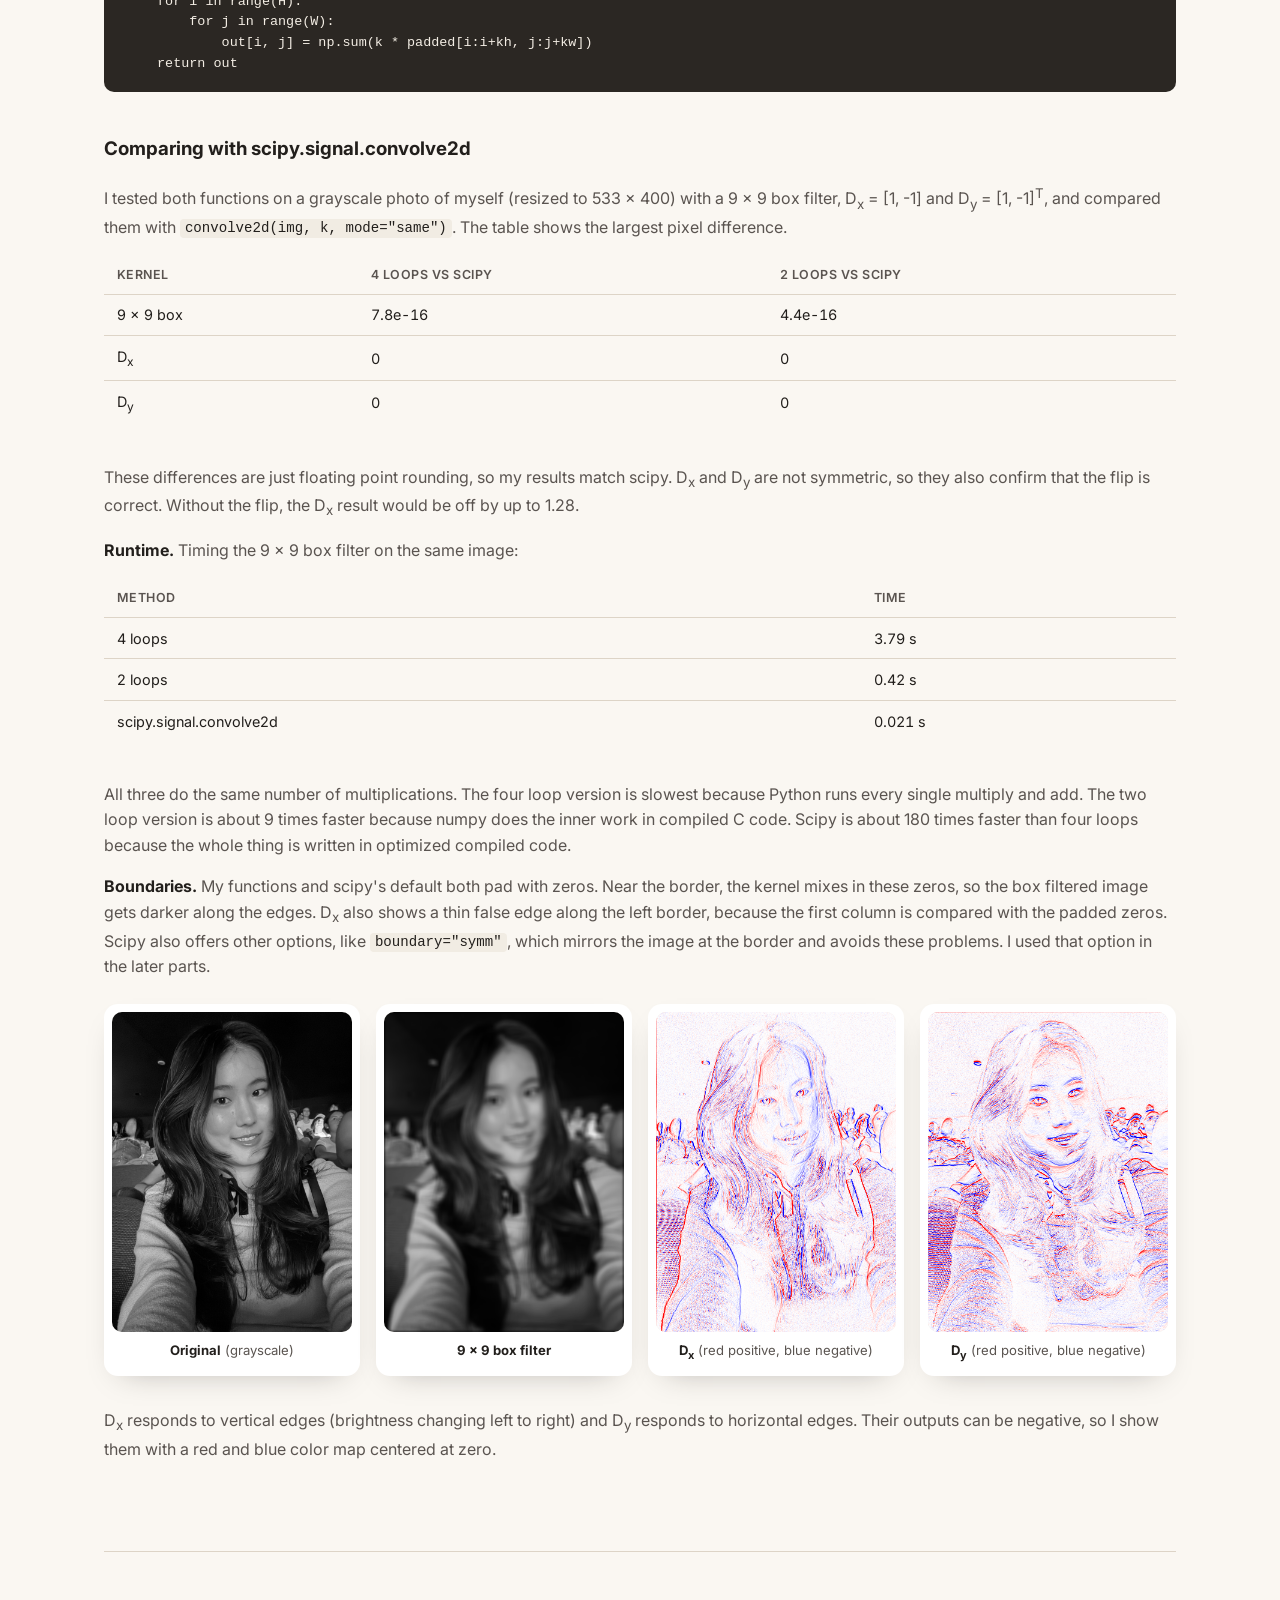
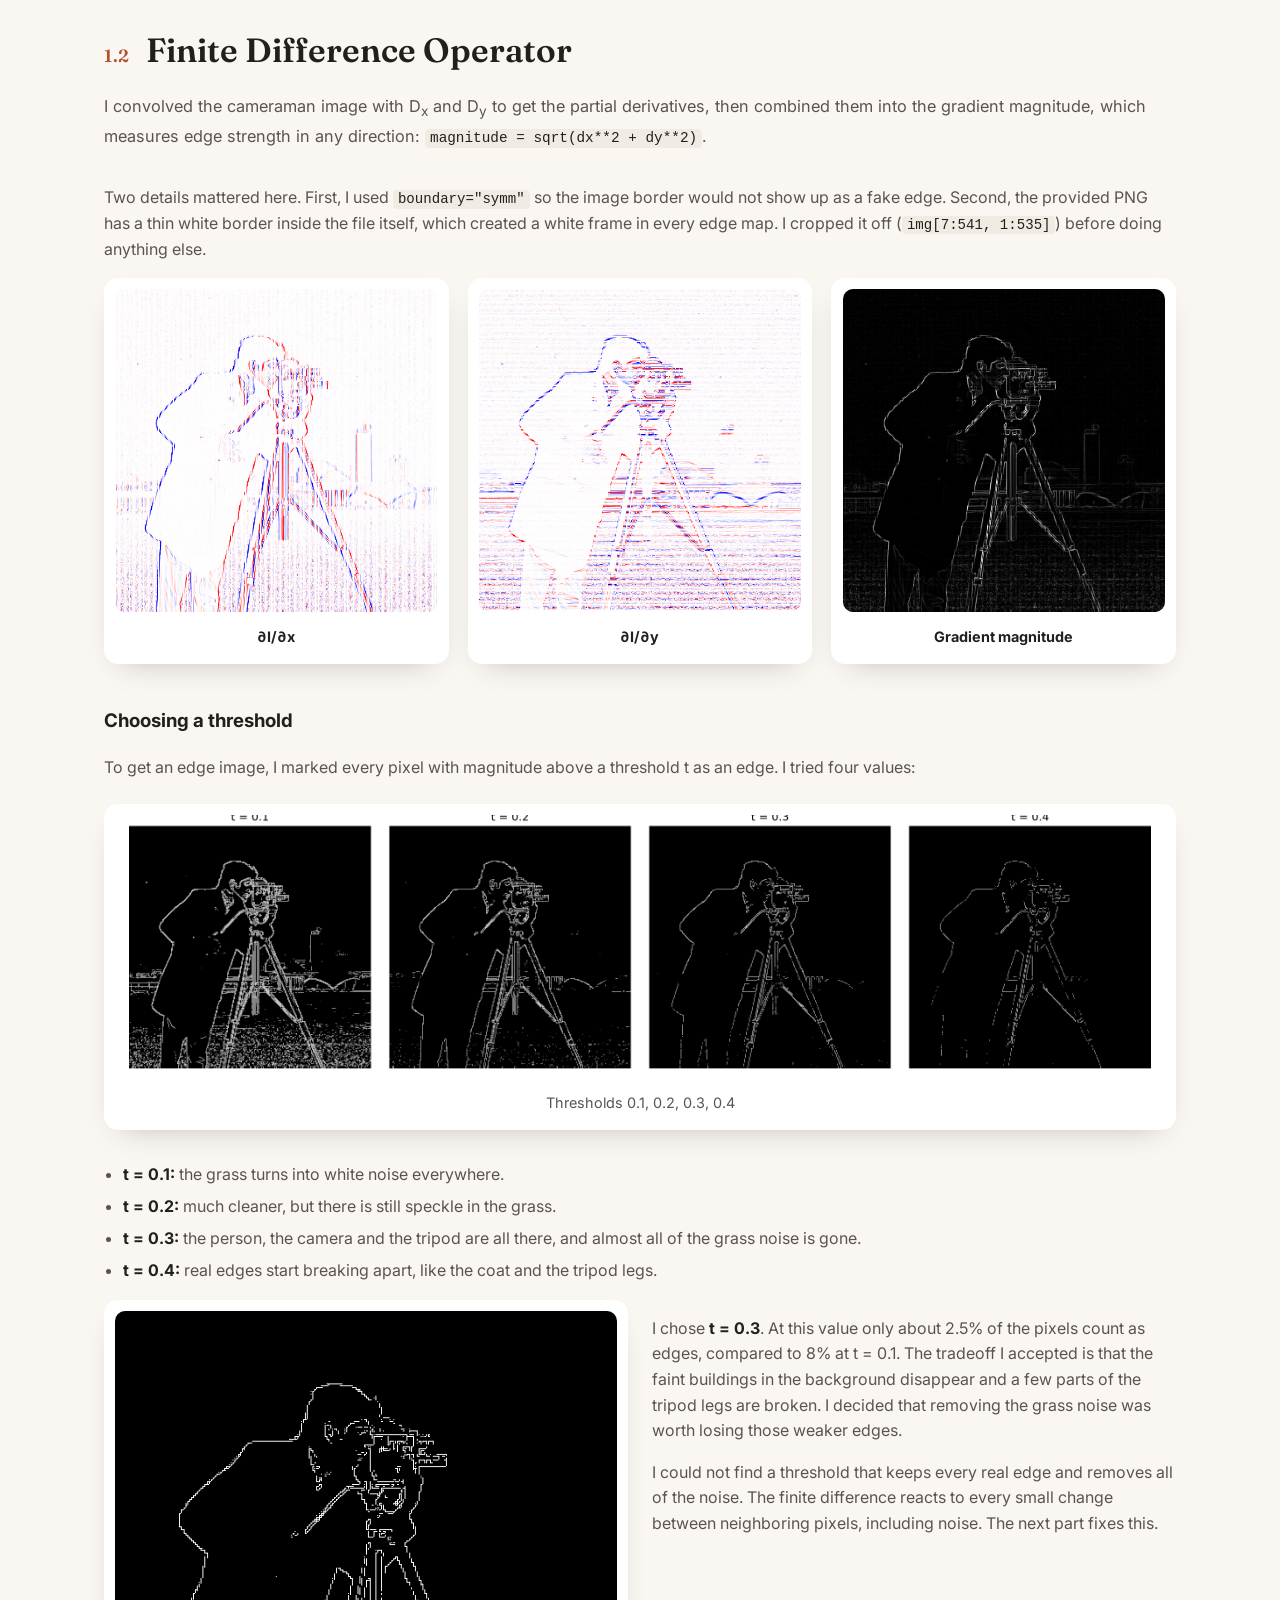
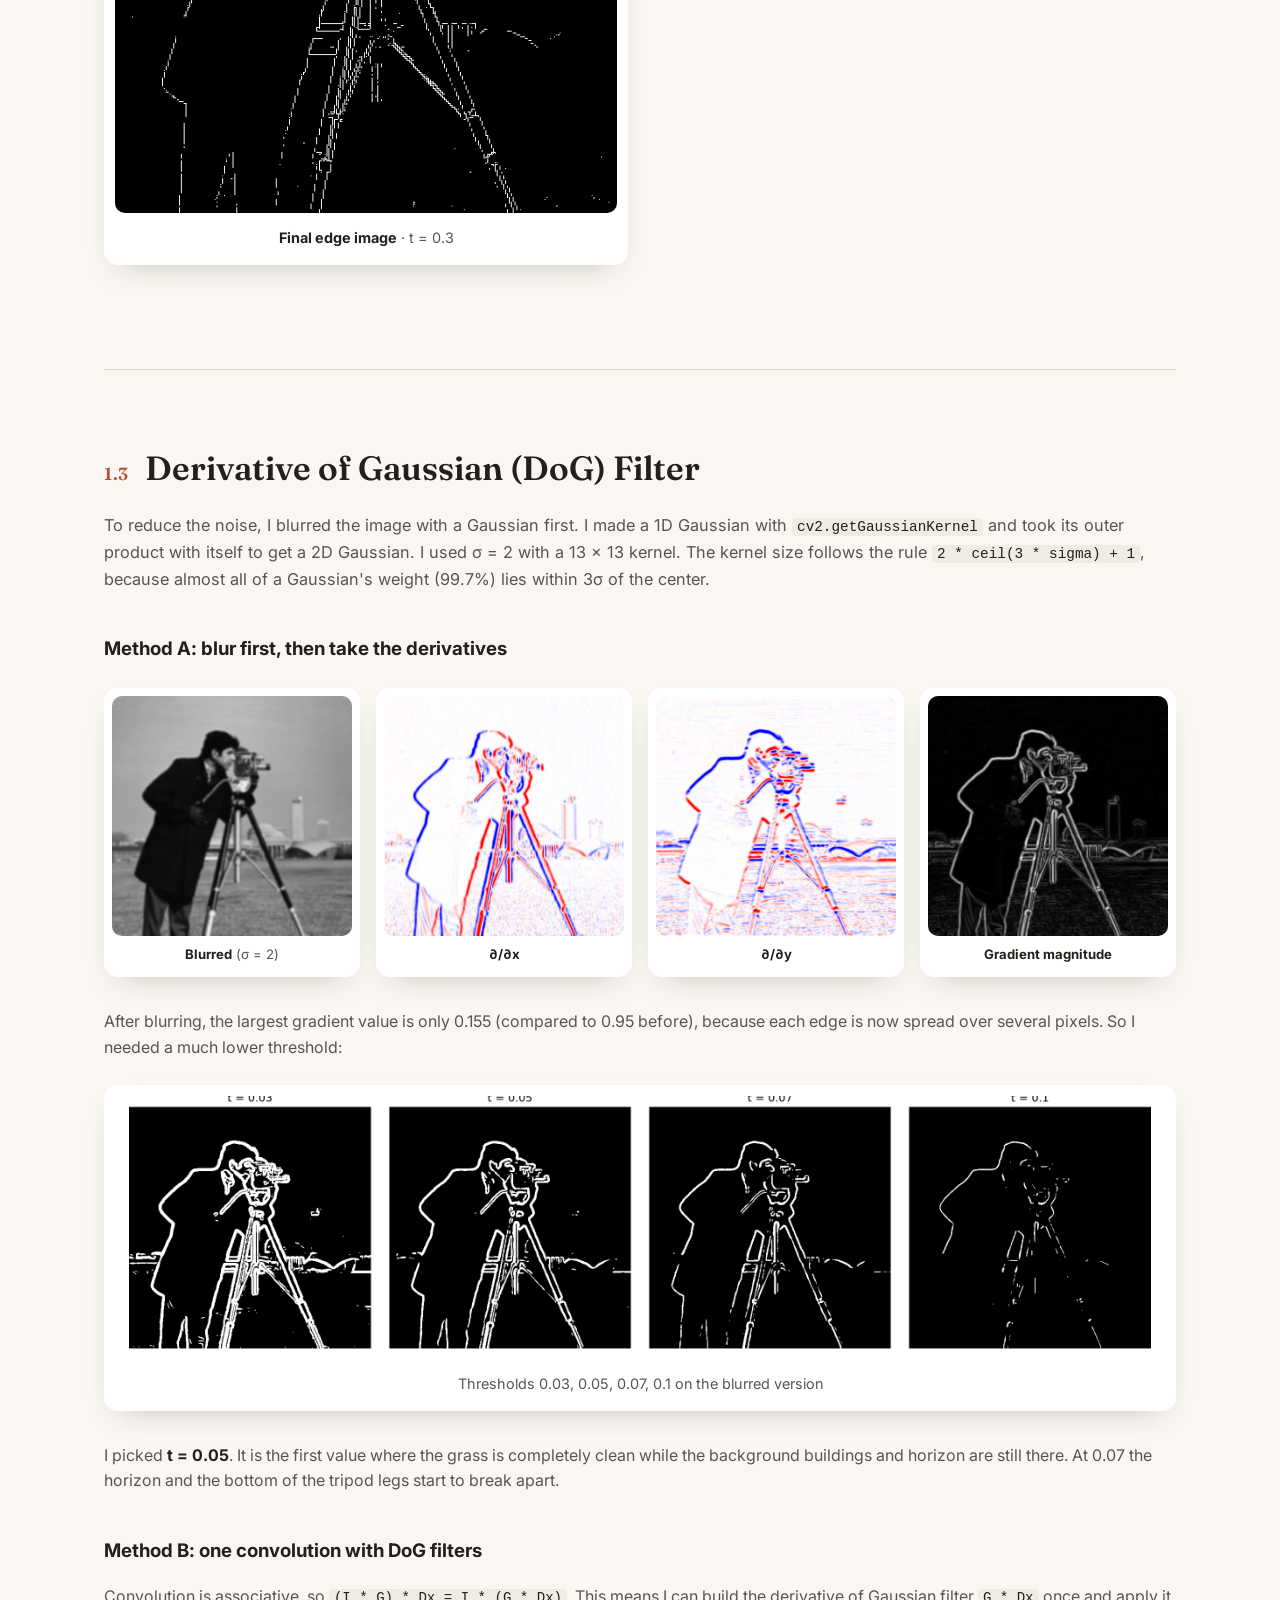
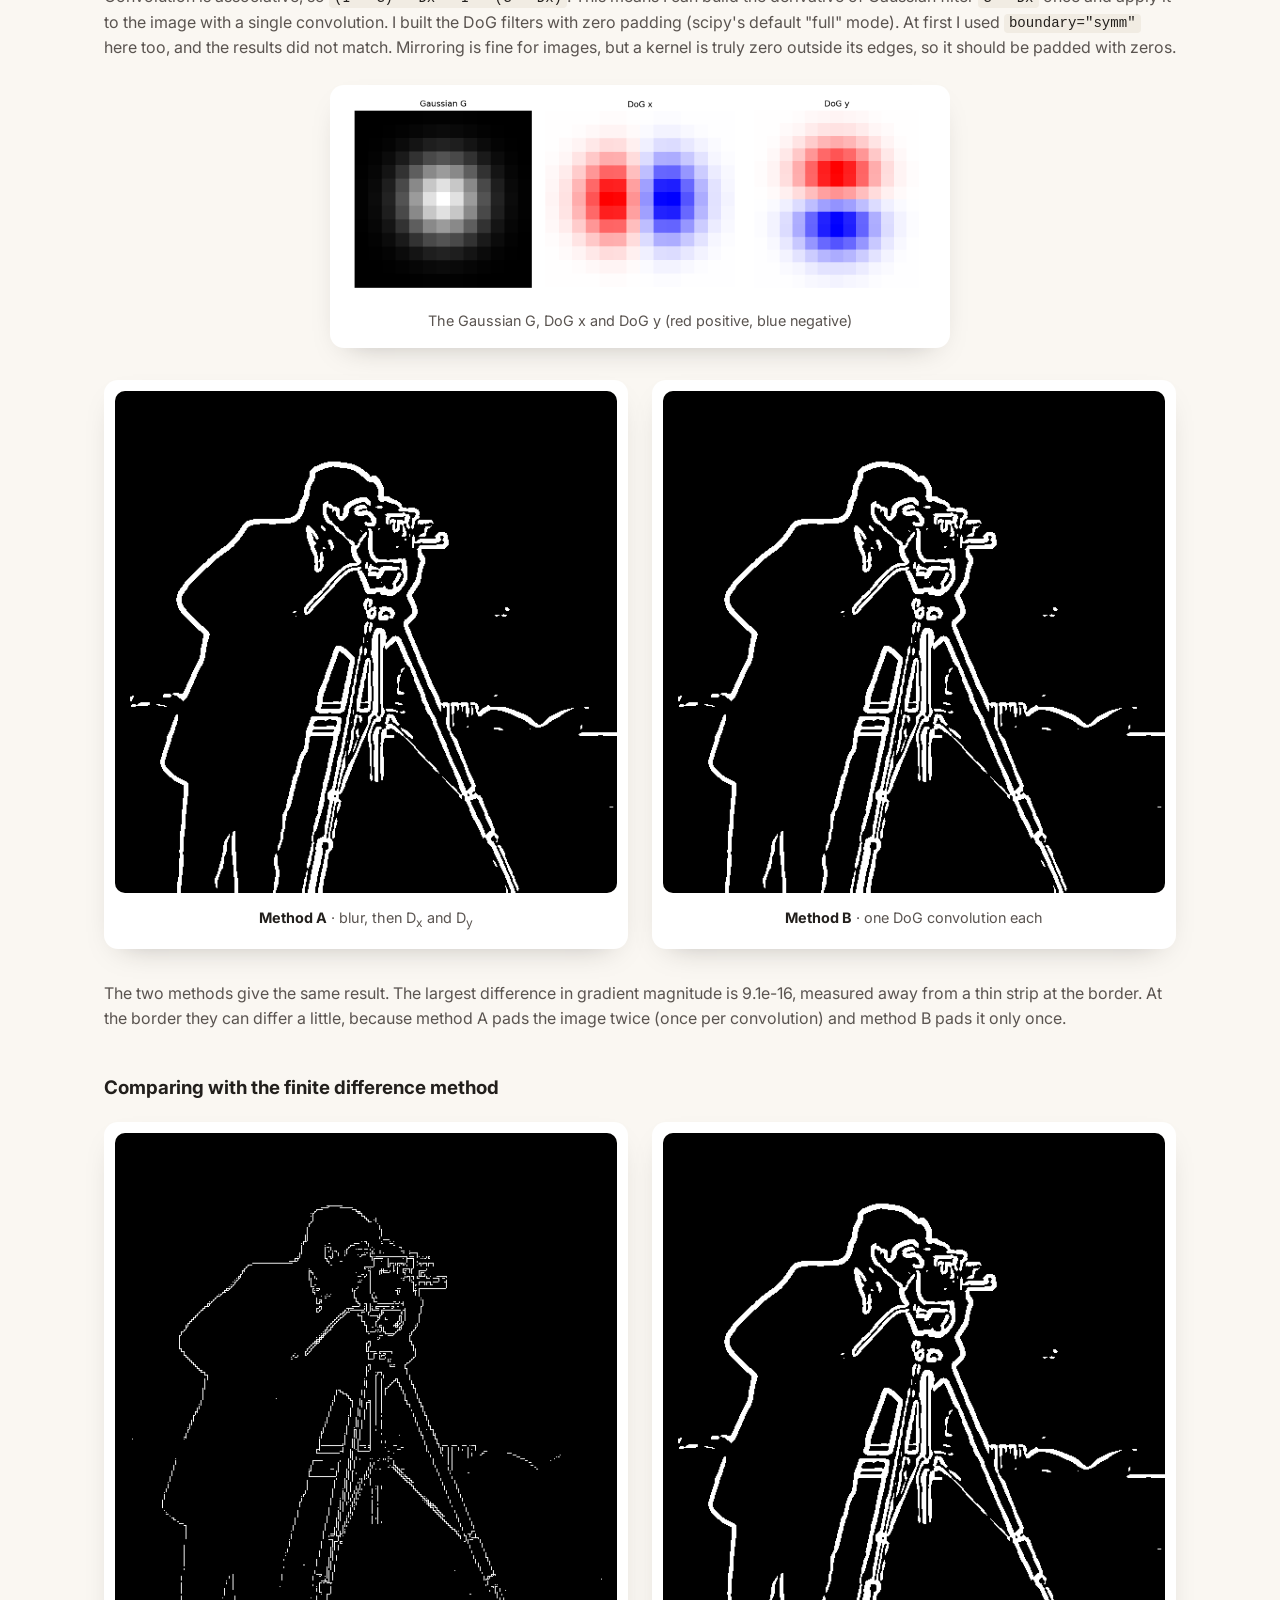
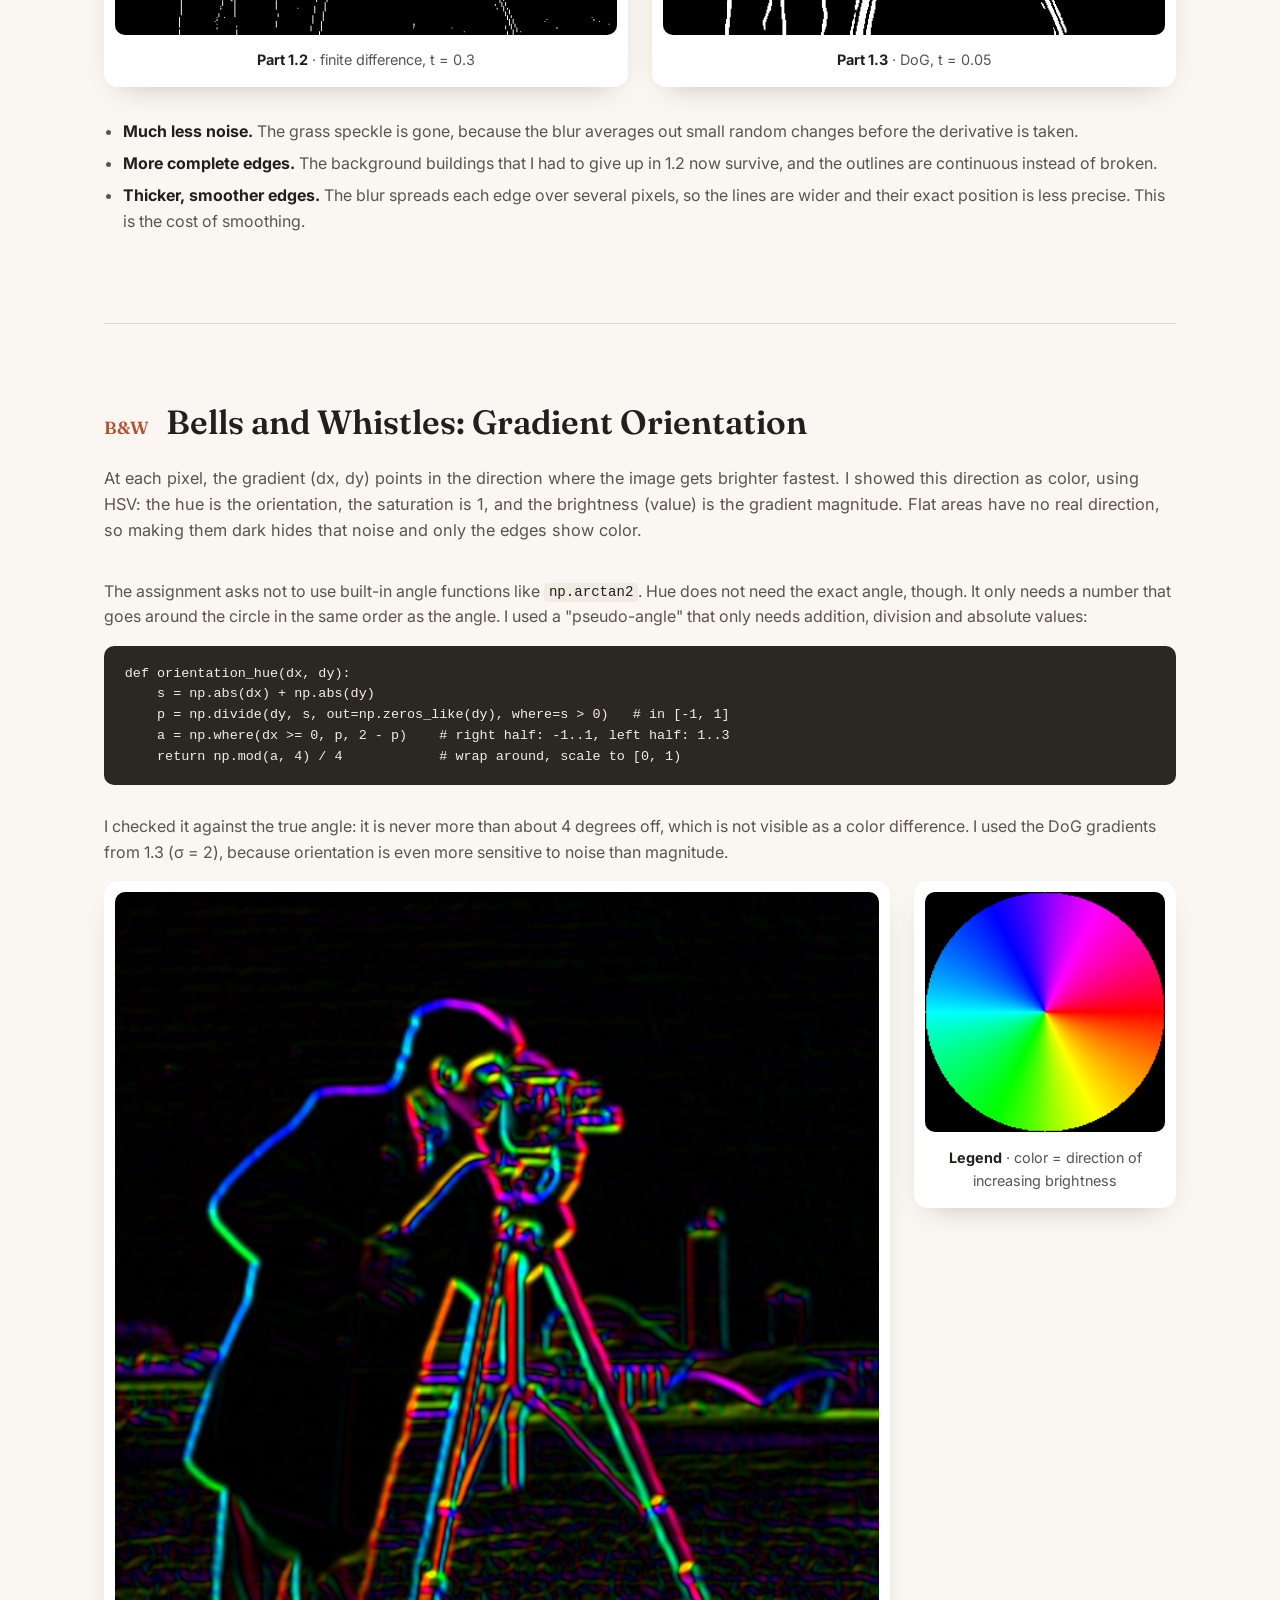
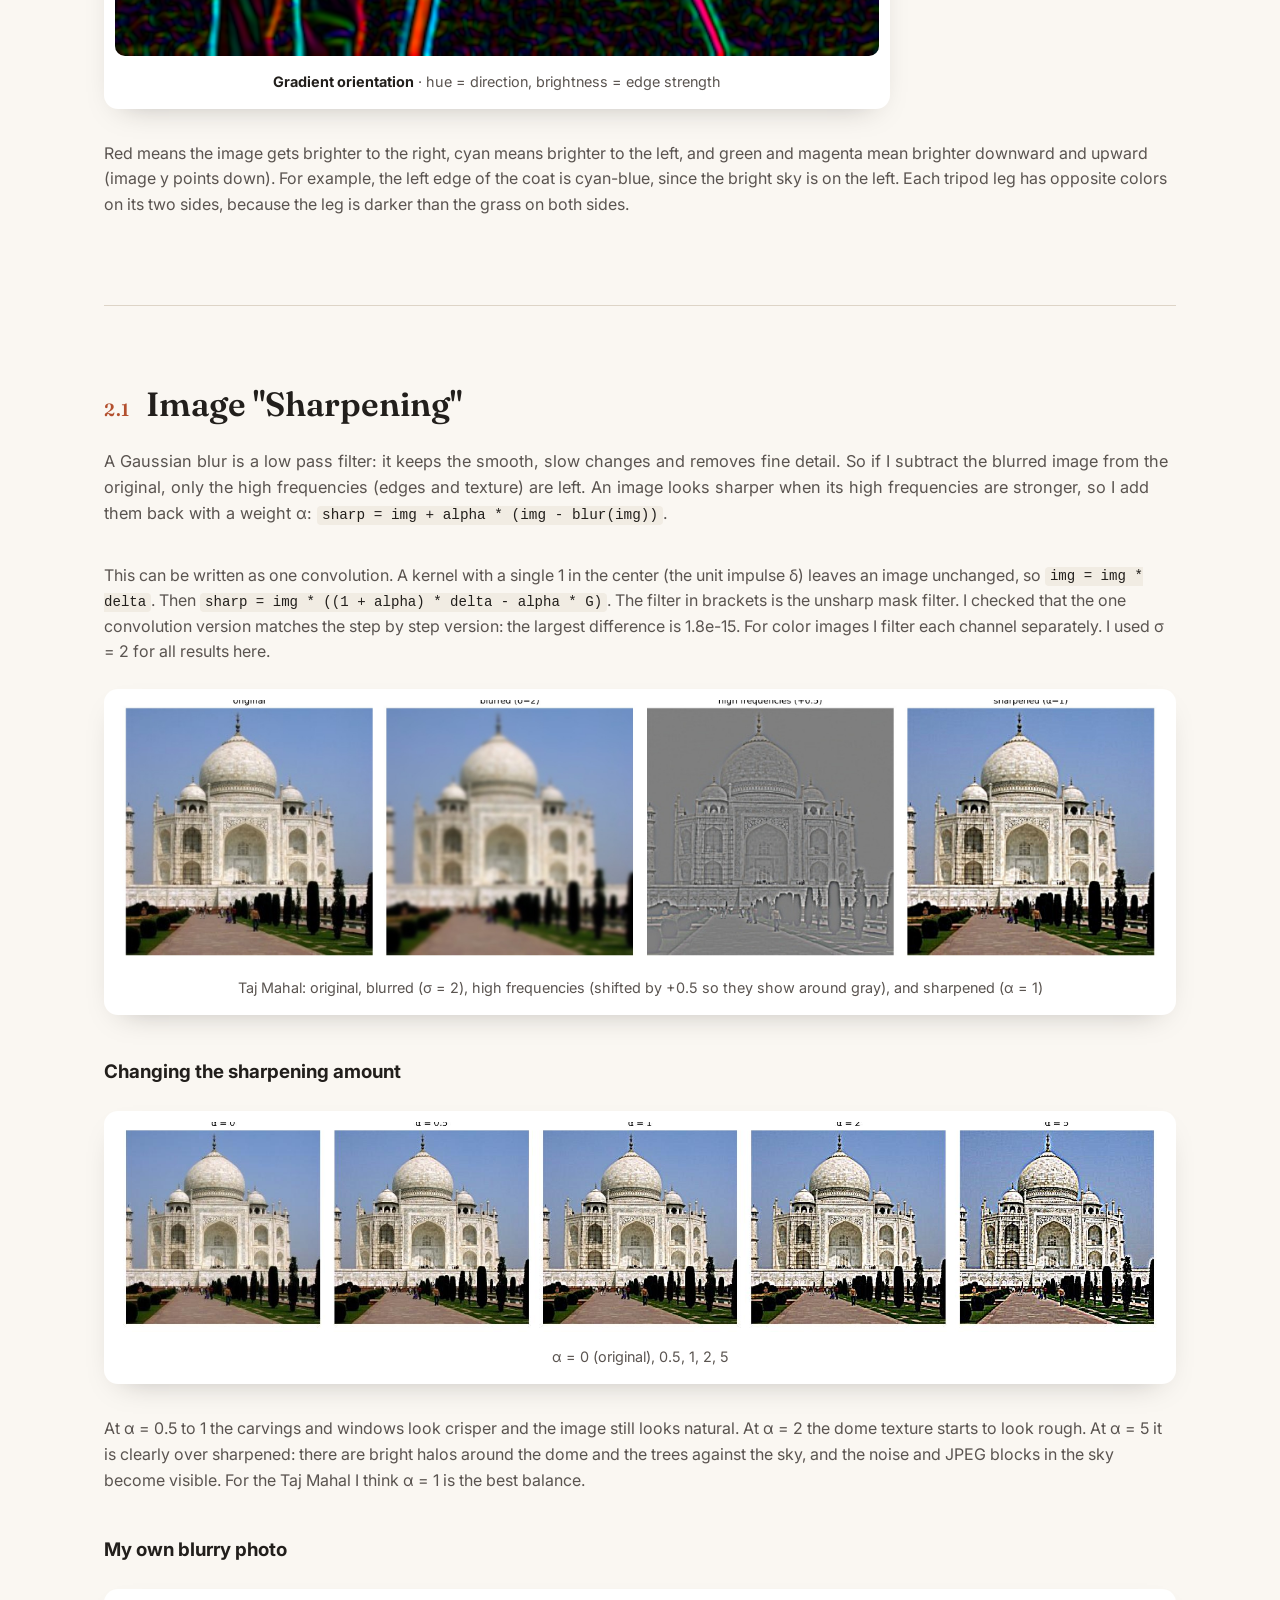
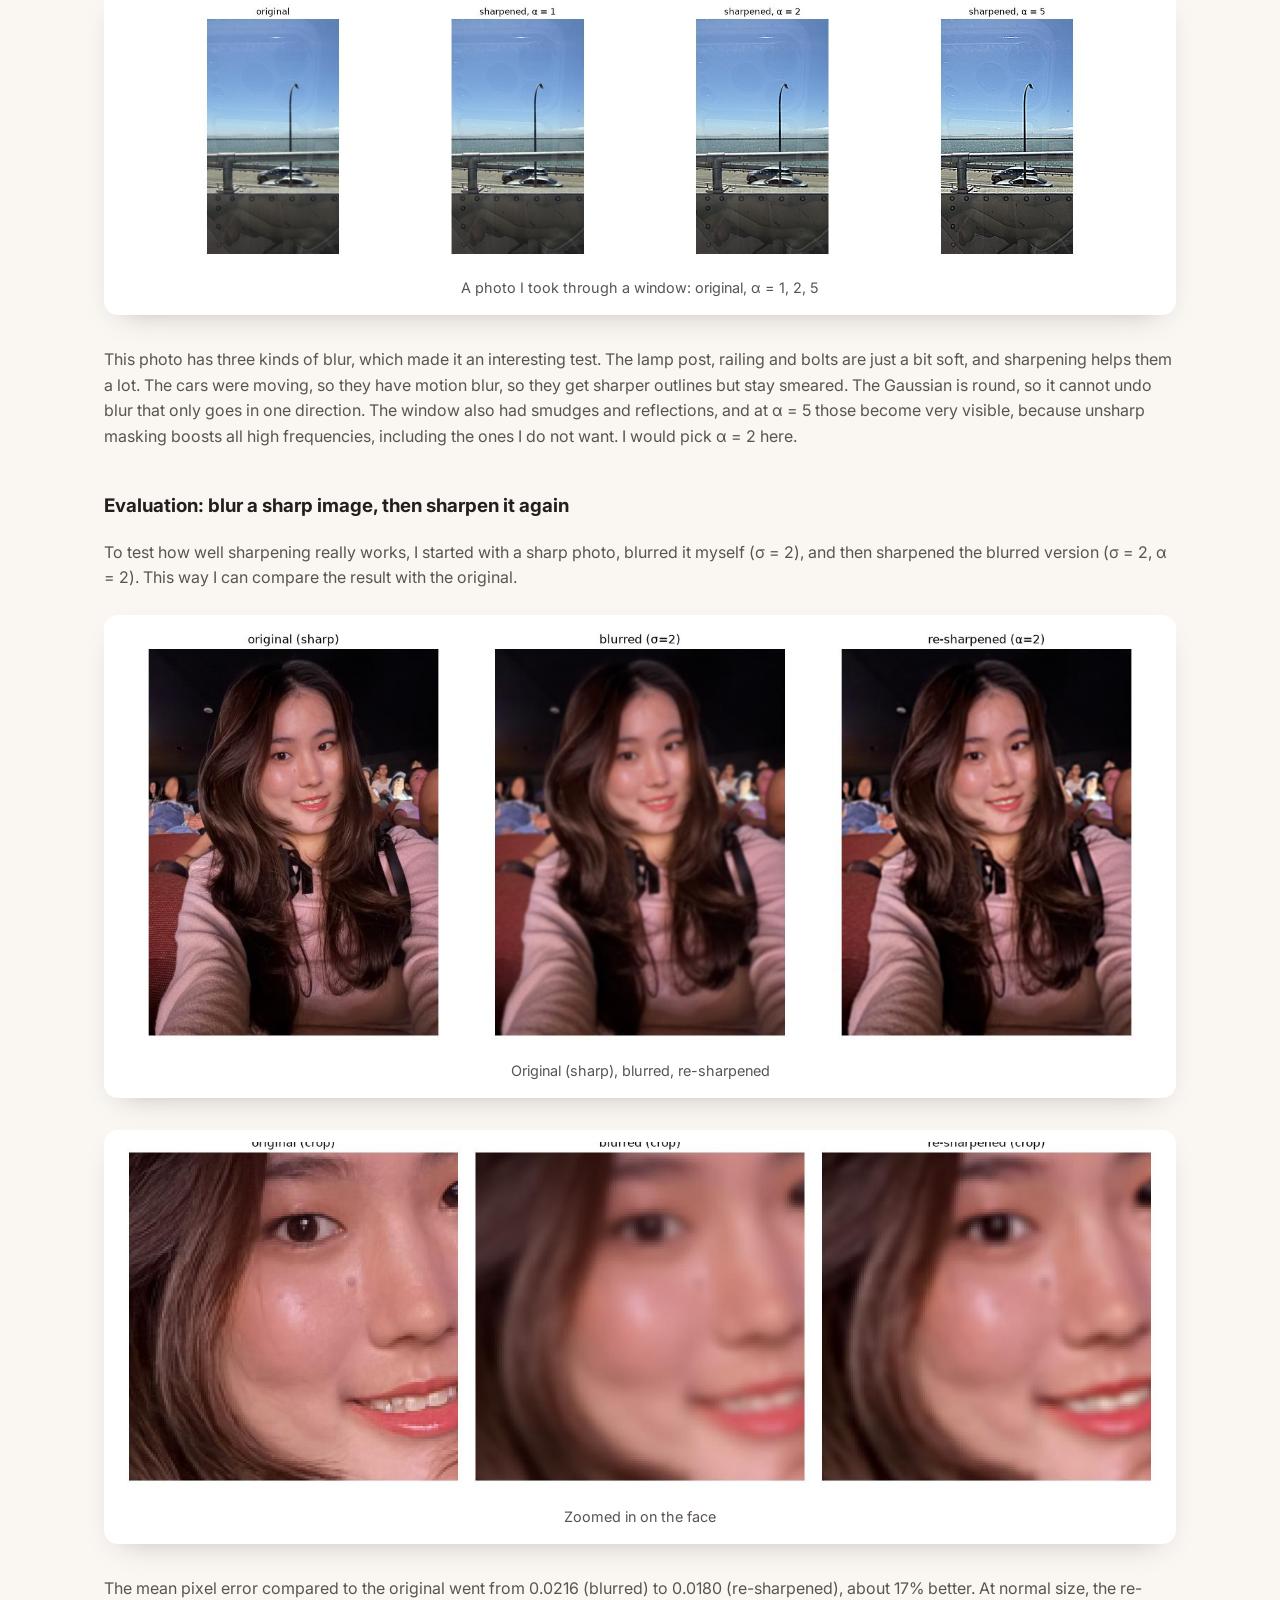
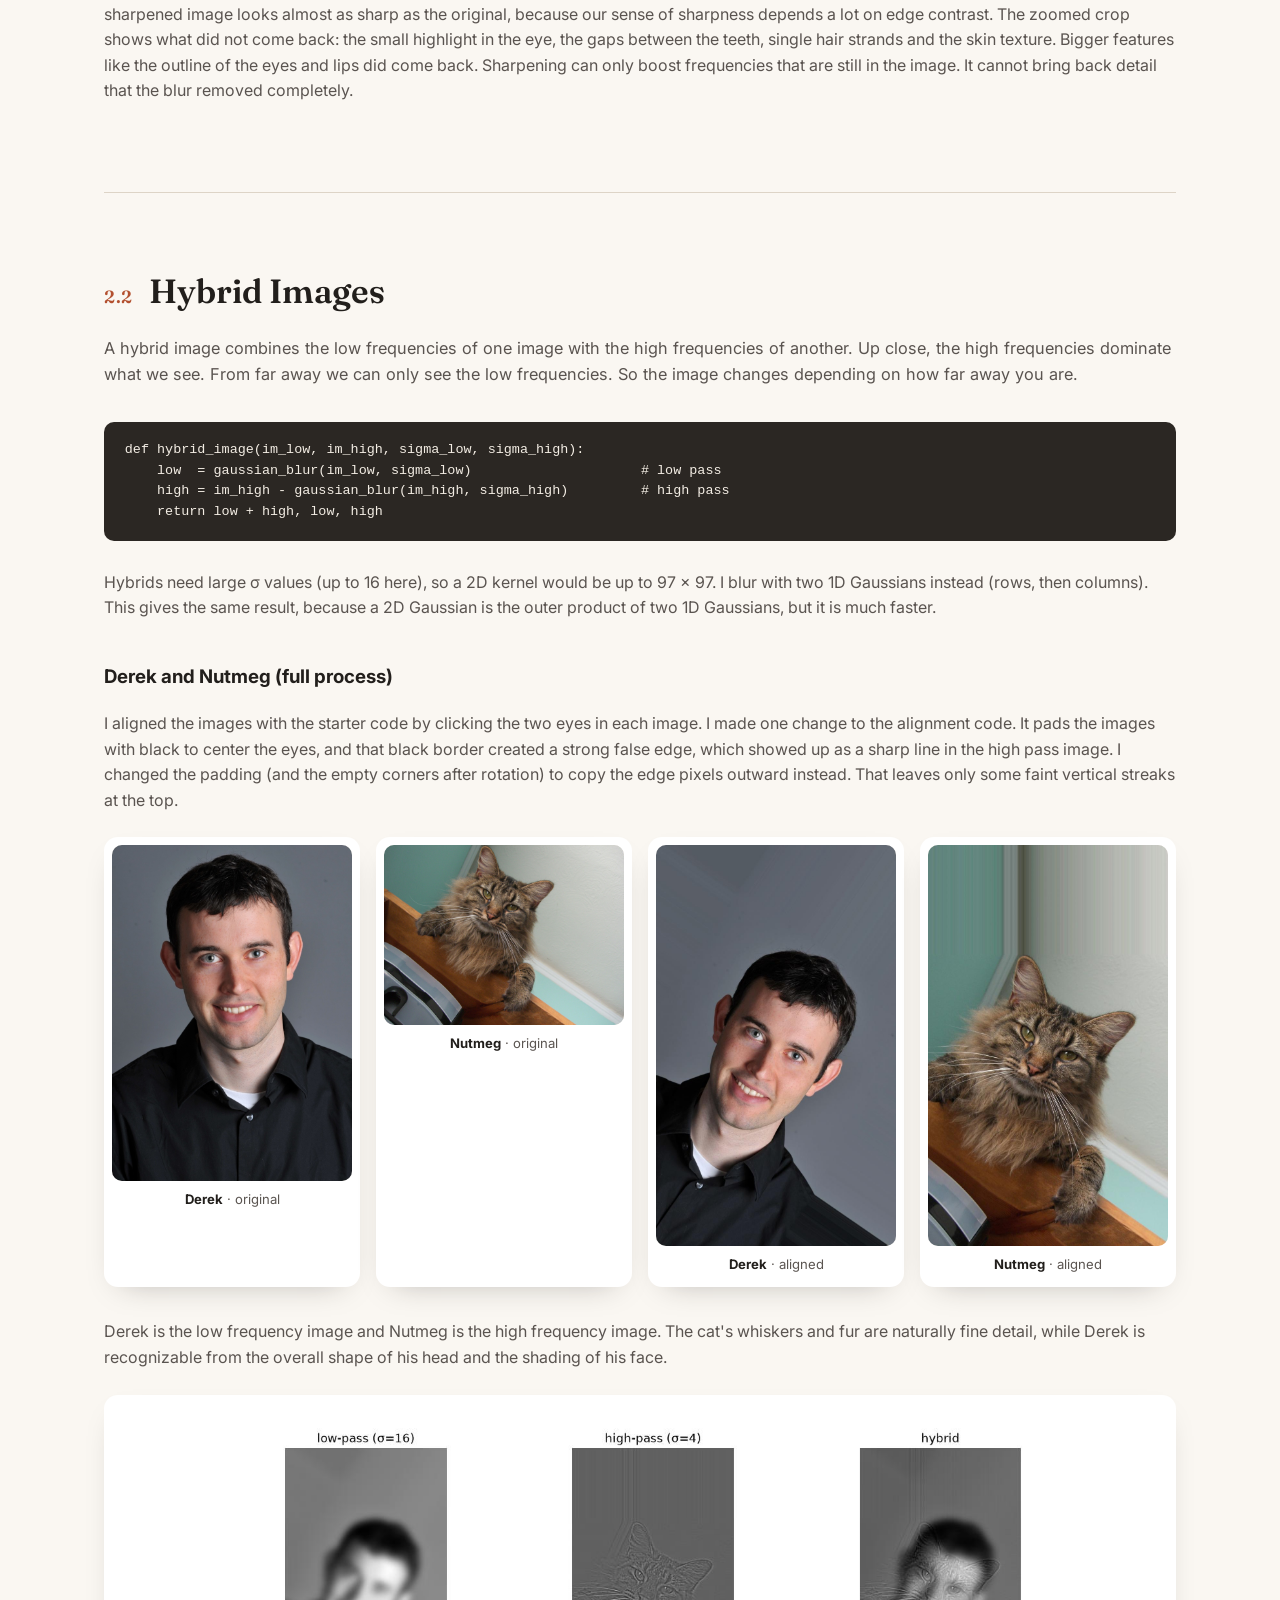
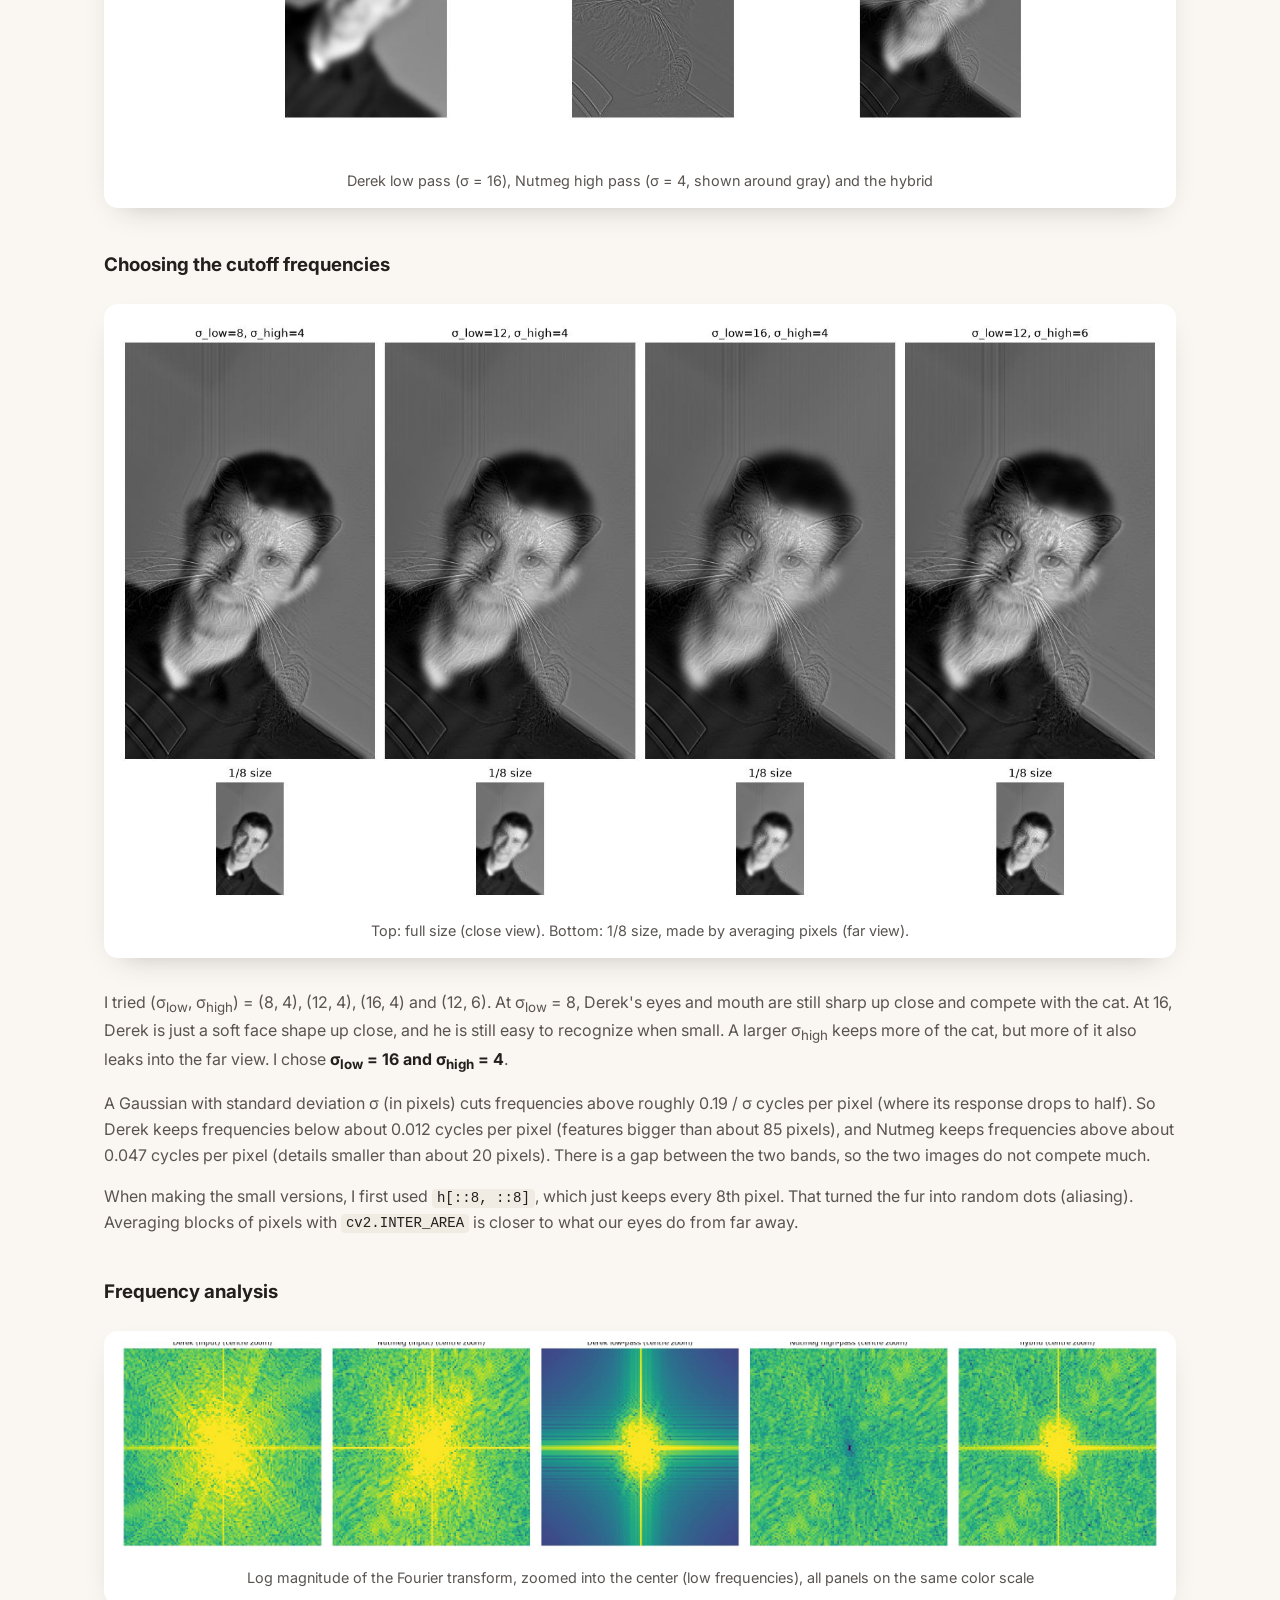
<file: project-2/index.html>
<!DOCTYPE html>
<html lang="en">
<head>
<meta charset="UTF-8">
<meta name="viewport" content="width=device-width, initial-scale=1.0">
<title>Fun with Filters and Frequencies</title>
<link rel="preconnect" href="https://fonts.googleapis.com">
<link rel="preconnect" href="https://fonts.gstatic.com" crossorigin>
<link href="https://fonts.googleapis.com/css2?family=Fraunces:opsz,wght@9..144,400;9..144,600;9..144,700&family=Inter:wght@400;500;600&display=swap" rel="stylesheet">
<link rel="stylesheet" href="style.css">
</head>
<body>

  <header class="hero">
    <p class="eyebrow">Project 2 &middot; Fun with Filters and Frequencies</p>
    <h1>Blurring, Sharpening, and Blending Images</h1>
    <p class="subtitle">Building convolution from scratch, finding edges, sharpening photos, making hybrid images that change with viewing distance, and blending images with Gaussian and Laplacian stacks.</p>
    <p class="byline">Lorraine Xu &middot; <a href="mailto:lorraine_xu@berkeley.edu">lorraine_xu@berkeley.edu</a></p>
  </header>

  <nav class="toc">
    <a href="#p11">1.1 Convolution</a>
    <a href="#p12">1.2 Finite Difference</a>
    <a href="#p13">1.3 DoG</a>
    <a href="#p1bw">1 B&amp;W</a>
    <a href="#p21">2.1 Sharpening</a>
    <a href="#p22">2.2 Hybrid Images</a>
    <a href="#p23">2.3 Stacks</a>
    <a href="#p24">2.4 Blending</a>
    <a href="#learned">What I Learned</a>
  </nav>

  <main class="wide">

    <!-- ===================== PART 1.1 ===================== -->
    <section id="p11" class="part">
      <div class="part-heading">
        <span class="part-number">1.1</span>
        <h2>Convolutions from Scratch</h2>
      </div>
      <p class="intro">
        A convolution slides a small kernel over the image. At every pixel, it multiplies the
        kernel by the patch of the image under it and adds everything up. The kernel is flipped
        by 180 degrees first. Without the flip you get correlation instead, which gives the
        opposite sign for kernels like D<sub>x</sub>.
      </p>
      <p>
        I wrote two versions using only numpy. Both pad the image with zeros so the output has
        the same size as the input ("same" padding). The four loop version follows the formula
        directly: two loops go over the output pixels and two loops go over the kernel entries.
      </p>
<pre><code>def conv2d_4loops(img, kernel):
    H, W = img.shape
    kh, kw = kernel.shape
    k = kernel[::-1, ::-1]                      # flip the kernel
    ph, pw = kh // 2, kw // 2
    padded = np.zeros((H + 2*ph, W + 2*pw))     # zero padding
    padded[ph:ph+H, pw:pw+W] = img

    out = np.zeros((H, W))
    for i in range(H):
        for j in range(W):
            s = 0.0
            for u in range(kh):
                for v in range(kw):
                    s += k[u, v] * padded[i+u, j+v]
            out[i, j] = s
    return out</code></pre>
      <p>
        The two loop version does the same math. The only change is that the two inner loops
        are replaced by one numpy expression: I slice out the window under pixel (i, j),
        multiply it by the flipped kernel, and sum it.
      </p>
<pre><code>def conv2d_2loops(img, kernel):
    H, W = img.shape
    kh, kw = kernel.shape
    k = kernel[::-1, ::-1]
    ph, pw = kh // 2, kw // 2
    padded = np.zeros((H + 2*ph, W + 2*pw))
    padded[ph:ph+H, pw:pw+W] = img

    out = np.zeros((H, W))
    for i in range(H):
        for j in range(W):
            out[i, j] = np.sum(k * padded[i:i+kh, j:j+kw])
    return out</code></pre>

      <h3>Comparing with scipy.signal.convolve2d</h3>
      <p>
        I tested both functions on a grayscale photo of myself (resized to 533 &times; 400) with a
        9 &times; 9 box filter, D<sub>x</sub> = [1, -1] and D<sub>y</sub> = [1, -1]<sup>T</sup>, and
        compared them with <code>convolve2d(img, k, mode="same")</code>. The table shows the
        largest pixel difference.
      </p>
      <table class="offsets">
        <tr><th>Kernel</th><th class="mono">4 loops vs scipy</th><th class="mono">2 loops vs scipy</th></tr>
        <tr><td>9 &times; 9 box</td><td class="mono">7.8e-16</td><td class="mono">4.4e-16</td></tr>
        <tr><td>D<sub>x</sub></td><td class="mono">0</td><td class="mono">0</td></tr>
        <tr><td>D<sub>y</sub></td><td class="mono">0</td><td class="mono">0</td></tr>
      </table>
      <p>
        These differences are just floating point rounding, so my results match scipy. D<sub>x</sub>
        and D<sub>y</sub> are not symmetric, so they also confirm that the flip is correct. Without
        the flip, the D<sub>x</sub> result would be off by up to 1.28.
      </p>
      <p><strong>Runtime.</strong> Timing the 9 &times; 9 box filter on the same image:</p>
      <table class="offsets">
        <tr><th>Method</th><th class="mono">Time</th></tr>
        <tr><td>4 loops</td><td class="mono">3.79 s</td></tr>
        <tr><td>2 loops</td><td class="mono">0.42 s</td></tr>
        <tr><td>scipy.signal.convolve2d</td><td class="mono">0.021 s</td></tr>
      </table>
      <p>
        All three do the same number of multiplications. The four loop version is slowest because
        Python runs every single multiply and add. The two loop version is about 9 times faster
        because numpy does the inner work in compiled C code. Scipy is about 180 times faster than
        four loops because the whole thing is written in optimized compiled code.
      </p>
      <p>
        <strong>Boundaries.</strong> My functions and scipy's default both pad with zeros. Near the
        border, the kernel mixes in these zeros, so the box filtered image gets darker along the
        edges. D<sub>x</sub> also shows a thin false edge along the left border, because the first
        column is compared with the padded zeros. Scipy also offers other options, like
        <code>boundary="symm"</code>, which mirrors the image at the border and avoids these
        problems. I used that option in the later parts.
      </p>

      <div class="grid-4">
        <figure><div class="frame fit"><img src="media/p11_original.png" alt="Grayscale selfie"></div><figcaption><strong>Original</strong> (grayscale)</figcaption></figure>
        <figure><div class="frame fit"><img src="media/p11_box.png" alt="Selfie after a 9 by 9 box filter"></div><figcaption><strong>9 &times; 9 box filter</strong></figcaption></figure>
        <figure><div class="frame fit"><img src="media/p11_dx.png" alt="Selfie convolved with Dx"></div><figcaption><strong>D<sub>x</sub></strong> (red positive, blue negative)</figcaption></figure>
        <figure><div class="frame fit"><img src="media/p11_dy.png" alt="Selfie convolved with Dy"></div><figcaption><strong>D<sub>y</sub></strong> (red positive, blue negative)</figcaption></figure>
      </div>
      <p>
        D<sub>x</sub> responds to vertical edges (brightness changing left to right) and D<sub>y</sub>
        responds to horizontal edges. Their outputs can be negative, so I show them with a red and
        blue color map centered at zero.
      </p>
    </section>

    <!-- ===================== PART 1.2 ===================== -->
    <section id="p12" class="part">
      <div class="part-heading">
        <span class="part-number">1.2</span>
        <h2>Finite Difference Operator</h2>
      </div>
      <p class="intro">
        I convolved the cameraman image with D<sub>x</sub> and D<sub>y</sub> to get the partial
        derivatives, then combined them into the gradient magnitude, which measures edge strength
        in any direction:
        <code>magnitude = sqrt(dx**2 + dy**2)</code>.
      </p>
      <p>
        Two details mattered here. First, I used <code>boundary="symm"</code> so the image border
        would not show up as a fake edge. Second, the provided PNG has a thin white border inside
        the file itself, which created a white frame in every edge map. I cropped it off
        (<code>img[7:541, 1:535]</code>) before doing anything else.
      </p>
      <div class="compare-3">
        <figure><div class="frame fit"><img src="media/p12_dx.png" alt="Cameraman partial derivative in x"></div><figcaption><strong>&part;I/&part;x</strong></figcaption></figure>
        <figure><div class="frame fit"><img src="media/p12_dy.png" alt="Cameraman partial derivative in y"></div><figcaption><strong>&part;I/&part;y</strong></figcaption></figure>
        <figure><div class="frame fit"><img src="media/p12_mag.png" alt="Cameraman gradient magnitude"></div><figcaption><strong>Gradient magnitude</strong></figcaption></figure>
      </div>

      <h3>Choosing a threshold</h3>
      <p>
        To get an edge image, I marked every pixel with magnitude above a threshold t as an edge.
        I tried four values:
      </p>
      <figure class="wide"><img src="media/p12_threshold_sweep.png" alt="Edge images at thresholds 0.1, 0.2, 0.3 and 0.4"><figcaption>Thresholds 0.1, 0.2, 0.3, 0.4</figcaption></figure>
      <ul class="plain">
        <li><strong>t = 0.1:</strong> the grass turns into white noise everywhere.</li>
        <li><strong>t = 0.2:</strong> much cleaner, but there is still speckle in the grass.</li>
        <li><strong>t = 0.3:</strong> the person, the camera and the tripod are all there, and almost all of the grass noise is gone.</li>
        <li><strong>t = 0.4:</strong> real edges start breaking apart, like the coat and the tripod legs.</li>
      </ul>
      <div class="compare">
        <figure><div class="frame fit"><img src="media/p12_edges_t0.3.png" alt="Final edge image at threshold 0.3"></div><figcaption><strong>Final edge image</strong> &middot; t = 0.3</figcaption></figure>
        <div>
          <p>
            I chose <strong>t = 0.3</strong>. At this value only about 2.5% of the pixels count as
            edges, compared to 8% at t = 0.1. The tradeoff I accepted is that the faint buildings
            in the background disappear and a few parts of the tripod legs are broken. I decided
            that removing the grass noise was worth losing those weaker edges.
          </p>
          <p>
            I could not find a threshold that keeps every real edge and removes all of the noise.
            The finite difference reacts to every small change between neighboring pixels,
            including noise. The next part fixes this.
          </p>
        </div>
      </div>
    </section>

    <!-- ===================== PART 1.3 ===================== -->
    <section id="p13" class="part">
      <div class="part-heading">
        <span class="part-number">1.3</span>
        <h2>Derivative of Gaussian (DoG) Filter</h2>
      </div>
      <p class="intro">
        To reduce the noise, I blurred the image with a Gaussian first. I made a 1D Gaussian with
        <code>cv2.getGaussianKernel</code> and took its outer product with itself to get a 2D
        Gaussian. I used &sigma; = 2 with a 13 &times; 13 kernel. The kernel size follows the rule
        <code>2 * ceil(3 * sigma) + 1</code>, because almost all of a Gaussian's weight (99.7%) lies
        within 3&sigma; of the center.
      </p>

      <h3>Method A: blur first, then take the derivatives</h3>
      <div class="grid-4">
        <figure><div class="frame fit"><img src="media/p13_blurred.png" alt="Blurred cameraman"></div><figcaption><strong>Blurred</strong> (&sigma; = 2)</figcaption></figure>
        <figure><div class="frame fit"><img src="media/p13_dx.png" alt="Derivative in x of the blurred image"></div><figcaption><strong>&part;/&part;x</strong></figcaption></figure>
        <figure><div class="frame fit"><img src="media/p13_dy.png" alt="Derivative in y of the blurred image"></div><figcaption><strong>&part;/&part;y</strong></figcaption></figure>
        <figure><div class="frame fit"><img src="media/p13_mag.png" alt="Gradient magnitude of the blurred image"></div><figcaption><strong>Gradient magnitude</strong></figcaption></figure>
      </div>
      <p>
        After blurring, the largest gradient value is only 0.155 (compared to 0.95 before), because
        each edge is now spread over several pixels. So I needed a much lower threshold:
      </p>
      <figure class="wide"><img src="media/p13_threshold_sweep.png" alt="Edge images of the blurred version at thresholds 0.03, 0.05, 0.07 and 0.1"><figcaption>Thresholds 0.03, 0.05, 0.07, 0.1 on the blurred version</figcaption></figure>
      <p>
        I picked <strong>t = 0.05</strong>. It is the first value where the grass is completely
        clean while the background buildings and horizon are still there. At 0.07 the horizon and
        the bottom of the tripod legs start to break apart.
      </p>

      <h3>Method B: one convolution with DoG filters</h3>
      <p>
        Convolution is associative, so <code>(I * G) * Dx = I * (G * Dx)</code>. This means I can
        build the derivative of Gaussian filter <code>G * Dx</code> once and apply it to the image
        with a single convolution. I built the DoG filters with zero padding (scipy's default "full"
        mode). At first I used <code>boundary="symm"</code> here too, and the results did not match.
        Mirroring is fine for images, but a kernel is truly zero outside its edges, so it should be
        padded with zeros.
      </p>
      <figure class="wide narrow"><img src="media/p13_dog_filters.png" alt="Gaussian filter and the two DoG filters"><figcaption>The Gaussian G, DoG x and DoG y (red positive, blue negative)</figcaption></figure>
      <div class="compare">
        <figure><div class="frame fit"><img src="media/p13_edges_A_t0.05.png" alt="Edge image from method A"></div><figcaption><strong>Method A</strong> &middot; blur, then D<sub>x</sub> and D<sub>y</sub></figcaption></figure>
        <figure><div class="frame fit"><img src="media/p13_edges_B_t0.05.png" alt="Edge image from method B"></div><figcaption><strong>Method B</strong> &middot; one DoG convolution each</figcaption></figure>
      </div>
      <p>
        The two methods give the same result. The largest difference in gradient magnitude is
        9.1e-16, measured away from a thin strip at the border. At the border they can differ a
        little, because method A pads the image twice (once per convolution) and method B pads
        it only once.
      </p>

      <h3>Comparing with the finite difference method</h3>
      <div class="compare">
        <figure><div class="frame fit"><img src="media/p12_edges_t0.3.png" alt="Finite difference edges"></div><figcaption><strong>Part 1.2</strong> &middot; finite difference, t = 0.3</figcaption></figure>
        <figure><div class="frame fit"><img src="media/p13_edges_A_t0.05.png" alt="DoG edges"></div><figcaption><strong>Part 1.3</strong> &middot; DoG, t = 0.05</figcaption></figure>
      </div>
      <ul class="plain">
        <li><strong>Much less noise.</strong> The grass speckle is gone, because the blur averages out small random changes before the derivative is taken.</li>
        <li><strong>More complete edges.</strong> The background buildings that I had to give up in 1.2 now survive, and the outlines are continuous instead of broken.</li>
        <li><strong>Thicker, smoother edges.</strong> The blur spreads each edge over several pixels, so the lines are wider and their exact position is less precise. This is the cost of smoothing.</li>
      </ul>
    </section>

    <!-- ===================== PART 1 BELLS & WHISTLES ===================== -->
    <section id="p1bw" class="part">
      <div class="part-heading">
        <span class="part-number">B&amp;W</span>
        <h2>Bells and Whistles: Gradient Orientation</h2>
      </div>
      <p class="intro">
        At each pixel, the gradient (dx, dy) points in the direction where the image gets brighter
        fastest. I showed this direction as color, using HSV: the hue is the orientation, the
        saturation is 1, and the brightness (value) is the gradient magnitude. Flat areas have no
        real direction, so making them dark hides that noise and only the edges show color.
      </p>
      <p>
        The assignment asks not to use built-in angle functions like <code>np.arctan2</code>.
        Hue does not need the exact angle, though. It only needs a number that goes around the
        circle in the same order as the angle. I used a "pseudo-angle" that only needs addition,
        division and absolute values:
      </p>
<pre><code>def orientation_hue(dx, dy):
    s = np.abs(dx) + np.abs(dy)
    p = np.divide(dy, s, out=np.zeros_like(dy), where=s > 0)   # in [-1, 1]
    a = np.where(dx >= 0, p, 2 - p)    # right half: -1..1, left half: 1..3
    return np.mod(a, 4) / 4            # wrap around, scale to [0, 1)</code></pre>
      <p>
        I checked it against the true angle: it is never more than about 4 degrees off, which is
        not visible as a color difference. I used the DoG gradients from 1.3 (&sigma; = 2), because
        orientation is even more sensitive to noise than magnitude.
      </p>
      <div class="compare fit-row" style="grid-template-columns: 3fr 1fr;">
        <figure><div class="frame fit"><img src="media/pbw_orientation.png" alt="Cameraman gradient orientation shown as hue"></div><figcaption><strong>Gradient orientation</strong> &middot; hue = direction, brightness = edge strength</figcaption></figure>
        <figure><div class="frame fit"><img src="media/pbw_wheel.png" alt="Color wheel legend"></div><figcaption><strong>Legend</strong> &middot; color = direction of increasing brightness</figcaption></figure>
      </div>
      <p>
        Red means the image gets brighter to the right, cyan means brighter to the left, and green
        and magenta mean brighter downward and upward (image y points down). For example, the left
        edge of the coat is cyan-blue, since the bright sky is on the left. Each tripod leg has
        opposite colors on its two sides, because the leg is darker than the grass on both sides.
      </p>
    </section>

    <!-- ===================== PART 2.1 ===================== -->
    <section id="p21" class="part">
      <div class="part-heading">
        <span class="part-number">2.1</span>
        <h2>Image "Sharpening"</h2>
      </div>
      <p class="intro">
        A Gaussian blur is a low pass filter: it keeps the smooth, slow changes and removes fine
        detail. So if I subtract the blurred image from the original, only the high frequencies
        (edges and texture) are left. An image looks sharper when its high frequencies are
        stronger, so I add them back with a weight &alpha;:
        <code>sharp = img + alpha * (img - blur(img))</code>.
      </p>
      <p>
        This can be written as one convolution. A kernel with a single 1 in the center (the unit
        impulse &delta;) leaves an image unchanged, so <code>img = img * delta</code>. Then
        <code>sharp = img * ((1 + alpha) * delta - alpha * G)</code>. The filter in brackets is the
        unsharp mask filter. I checked that the one convolution version matches the step by step
        version: the largest difference is 1.8e-15. For color images I filter each channel
        separately. I used &sigma; = 2 for all results here.
      </p>
      <figure class="wide"><img src="media/p21_taj_steps.jpg" alt="Taj Mahal original, blurred, high frequencies and sharpened"><figcaption>Taj Mahal: original, blurred (&sigma; = 2), high frequencies (shifted by +0.5 so they show around gray), and sharpened (&alpha; = 1)</figcaption></figure>

      <h3>Changing the sharpening amount</h3>
      <figure class="wide"><img src="media/p21_taj_alpha_sweep.jpg" alt="Taj Mahal sharpened with alpha 0, 0.5, 1, 2 and 5"><figcaption>&alpha; = 0 (original), 0.5, 1, 2, 5</figcaption></figure>
      <p>
        At &alpha; = 0.5 to 1 the carvings and windows look crisper and the image still looks
        natural. At &alpha; = 2 the dome texture starts to look rough. At &alpha; = 5 it is clearly
        over sharpened: there are bright halos around the dome and the trees against the sky, and
        the noise and JPEG blocks in the sky become visible. For the Taj Mahal I think &alpha; = 1
        is the best balance.
      </p>

      <h3>My own blurry photo</h3>
      <figure class="wide"><img src="media/p21_mine_sharpen.jpg" alt="Bridge photo sharpened with alpha 1, 2 and 5"><figcaption>A photo I took through a window: original, &alpha; = 1, 2, 5</figcaption></figure>
      <p>
        This photo has three kinds of blur, which made it an interesting test. The lamp post,
        railing and bolts are just a bit soft, and sharpening helps them a lot. The cars were moving, so they have
        motion blur, so they get sharper outlines but stay smeared. The Gaussian is round, so it
        cannot undo blur that only goes in one direction. The window also had smudges and
        reflections, and at &alpha; = 5 those become very visible, because unsharp masking boosts
        all high frequencies, including the ones I do not want. I would pick &alpha; = 2 here.
      </p>

      <h3>Evaluation: blur a sharp image, then sharpen it again</h3>
      <p>
        To test how well sharpening really works, I started with a sharp photo, blurred it myself
        (&sigma; = 2), and then sharpened the blurred version (&sigma; = 2, &alpha; = 2). This way
        I can compare the result with the original.
      </p>
      <figure class="wide"><img src="media/p21_eval_full.jpg" alt="Original, blurred and re-sharpened selfie"><figcaption>Original (sharp), blurred, re-sharpened</figcaption></figure>
      <figure class="wide"><img src="media/p21_eval_crop.jpg" alt="Zoomed crop of the original, blurred and re-sharpened selfie"><figcaption>Zoomed in on the face</figcaption></figure>
      <p>
        The mean pixel error compared to the original went from 0.0216 (blurred) to 0.0180
        (re-sharpened), about 17% better. At normal size, the re-sharpened image looks almost as
        sharp as the original, because our sense of sharpness depends a lot on edge contrast. The
        zoomed crop shows what did not come back: the small highlight in the eye, the gaps between
        the teeth, single hair strands and the skin texture. Bigger features like the outline of
        the eyes and lips did come back. Sharpening can only boost frequencies that are still in
        the image. It cannot bring back detail that the blur removed completely.
      </p>
    </section>

    <!-- ===================== PART 2.2 ===================== -->
    <section id="p22" class="part">
      <div class="part-heading">
        <span class="part-number">2.2</span>
        <h2>Hybrid Images</h2>
      </div>
      <p class="intro">
        A hybrid image combines the low frequencies of one image with the high frequencies of
        another. Up close, the high frequencies dominate what we see. From far away we can only see
        the low frequencies. So the image changes depending on how far away you are.
      </p>
<pre><code>def hybrid_image(im_low, im_high, sigma_low, sigma_high):
    low  = gaussian_blur(im_low, sigma_low)                     # low pass
    high = im_high - gaussian_blur(im_high, sigma_high)         # high pass
    return low + high, low, high</code></pre>
      <p>
        Hybrids need large &sigma; values (up to 16 here), so a 2D kernel would be up to
        97 &times; 97. I blur with two 1D Gaussians instead (rows, then columns). This gives the
        same result, because a 2D Gaussian is the outer product of two 1D Gaussians, but it is much
        faster.
      </p>

      <h3>Derek and Nutmeg (full process)</h3>
      <p>
        I aligned the images with the starter code by clicking the two eyes in each image. I made
        one change to the alignment code. It pads the images with black to center the eyes, and
        that black border created a strong false edge, which showed up as a sharp line in the high
        pass image. I changed the padding (and the empty corners after rotation) to copy the edge
        pixels outward instead. That leaves only some faint vertical streaks at the top.
      </p>
      <div class="grid-4">
        <figure><div class="frame fit"><img src="media/derek_original.jpg" alt="Original Derek photo"></div><figcaption><strong>Derek</strong> &middot; original</figcaption></figure>
        <figure><div class="frame fit"><img src="media/nutmeg_original.jpg" alt="Original Nutmeg photo"></div><figcaption><strong>Nutmeg</strong> &middot; original</figcaption></figure>
        <figure><div class="frame fit"><img src="media/p22_derek_aligned.jpg" alt="Aligned Derek photo"></div><figcaption><strong>Derek</strong> &middot; aligned</figcaption></figure>
        <figure><div class="frame fit"><img src="media/p22_nutmeg_aligned.jpg" alt="Aligned Nutmeg photo"></div><figcaption><strong>Nutmeg</strong> &middot; aligned</figcaption></figure>
      </div>
      <p>
        Derek is the low frequency image and Nutmeg is the high frequency image. The cat's whiskers
        and fur are naturally fine detail, while Derek is recognizable from the overall shape of
        his head and the shading of his face.
      </p>
      <figure class="wide" id="derek-filtered"><img src="media/p22_derek_filtered.jpg" alt="Derek low pass, Nutmeg high pass and the hybrid" onerror="this.closest('figure').classList.add('missing'); this.remove();"><figcaption>Derek low pass (&sigma; = 16), Nutmeg high pass (&sigma; = 4, shown around gray) and the hybrid</figcaption></figure>

      <h3>Choosing the cutoff frequencies</h3>
      <figure class="wide"><img src="media/p22_sigma_sweep.jpg" alt="Hybrids with different sigma pairs, at full size and at 1/8 size"><figcaption>Top: full size (close view). Bottom: 1/8 size, made by averaging pixels (far view).</figcaption></figure>
      <p>
        I tried (&sigma;<sub>low</sub>, &sigma;<sub>high</sub>) = (8, 4), (12, 4), (16, 4) and
        (12, 6). At &sigma;<sub>low</sub> = 8, Derek's eyes and mouth are still sharp up close and
        compete with the cat. At 16, Derek is just a soft face shape up close, and he is still easy
        to recognize when small. A larger &sigma;<sub>high</sub> keeps more of the cat, but more
        of it also leaks into the far view. I chose <strong>&sigma;<sub>low</sub> = 16 and
        &sigma;<sub>high</sub> = 4</strong>.
      </p>
      <p>
        A Gaussian with standard deviation &sigma; (in pixels) cuts frequencies above roughly
        0.19 / &sigma; cycles per pixel (where its response drops to half). So Derek keeps
        frequencies below about 0.012 cycles per pixel (features bigger than about 85 pixels), and
        Nutmeg keeps frequencies above about 0.047 cycles per pixel (details smaller than about
        20 pixels). There is a gap between the two bands, so the two images do not compete much.
      </p>
      <p>
        When making the small versions, I first used <code>h[::8, ::8]</code>, which just keeps
        every 8th pixel. That turned the fur into random dots (aliasing). Averaging blocks of
        pixels with <code>cv2.INTER_AREA</code> is closer to what our eyes do from far away.
      </p>

      <h3>Frequency analysis</h3>
      <figure class="wide"><img src="media/p22_fft_zoom.jpg" alt="Log magnitude Fourier transforms, zoomed into the center"><figcaption>Log magnitude of the Fourier transform, zoomed into the center (low frequencies), all panels on the same color scale</figcaption></figure>
      <p>
        The center of each plot is the low frequencies and the outside is the high frequencies.
        I used one shared color scale for all five panels. Each panel had its own scale at first,
        which made the high pass look brighter than the input, even though it is not.
      </p>
      <ul class="plain">
        <li><strong>Inputs:</strong> bright in the center and fading outward, like most photos.</li>
        <li><strong>Derek low pass:</strong> only a bright blob in the center is left.</li>
        <li><strong>Nutmeg high pass:</strong> the opposite, a dark hole in the center while the outside stays the same as the input.</li>
        <li><strong>Hybrid:</strong> Derek's blob in the middle, surrounded by Nutmeg's high frequencies. It really is just the two spectra added together.</li>
      </ul>
      <p>
        The bright cross through the center comes from the image borders. The FFT treats the image
        as if it repeats, and the jump between opposite edges shows up as a horizontal and a
        vertical line.
      </p>
      <figure class="wide narrow"><img src="media/p22_hybrid_final.jpg" alt="Final Derek and Nutmeg hybrid"><figcaption>Final hybrid (&sigma;<sub>low</sub> = 16, &sigma;<sub>high</sub> = 4). Look closely to see Nutmeg, step back to see Derek.</figcaption></figure>

      <h3>My own hybrid 1: baby me and me now</h3>
      <figure class="wide"><img src="media/p22_baby_now.jpg" alt="Baby photo, current photo, hybrid and far view"><figcaption>Low frequency: me as a toddler. High frequency: me now. Hybrid with &sigma;<sub>low</sub> = 12, &sigma;<sub>high</sub> = 4, and the far view.</figcaption></figure>
      <p>
        This is a "change over time" hybrid: up close you see me now, and from far away you see me
        as a baby. My current photo has more fine detail (hair strands, the pattern on my dress), so
        it is the high frequency image. The baby photo is recognizable from the bangs, the pigtails
        and the round face, so it is the low frequency image.
      </p>
      <figure class="wide"><img src="media/p22_baby_now_sweep.jpg" alt="Sigma sweep for the baby and now hybrid"><figcaption>&sigma; pairs (8, 3), (12, 4), (16, 4), (16, 6)</figcaption></figure>
      <p>
        I chose (12, 4). At (16, 4) the close view is a little cleaner, but the baby becomes hard
        to recognize from far away. At (12, 4) the pigtails and striped shirt still read clearly
        from a distance, while my current face and hair dominate up close. At (16, 6) too much of
        me now leaks into the far view. One thing never fully goes away: the baby's pouting lips.
        The pout changes the shading of the whole lower face, which is a large scale feature, so it
        survives even a strong blur. Hybrids work best when the two images mainly differ in fine
        detail.
      </p>

      <h3>My own hybrid 2: my toy tiger and baby me</h3>
      <figure class="wide"><img src="media/p22_tiger_baby.jpg" alt="Tiger toy, baby photo, hybrid and far view"><figcaption>Low frequency: my toy tiger. High frequency: me as a toddler. Hybrid with &sigma;<sub>low</sub> = 8, &sigma;<sub>high</sub> = 3, and the far view.</figcaption></figure>
      <p>
        I first tried it the other way around, with the baby photo as the low frequency image:
      </p>
      <figure class="wide"><img src="media/p22_baby_tiger.jpg" alt="First attempt with the baby as the low frequency image"><figcaption>First attempt: baby as low frequency, tiger as high frequency (&sigma; = 12, 4)</figcaption></figure>
      <p>
        That did not work. From far away, the tiger's thick black outlines and big blocks of color
        still dominated, and the baby's soft, low contrast face did not come through. Sharp, high
        contrast edges have energy at many frequencies, not only high ones, so they survive
        shrinking. Swapping the roles worked much better: the tiger is recognized by its big shapes,
        which survive the low pass, and the baby by fine detail (eyes, hair strands, the flower on
        the shirt), which the high pass keeps.
      </p>
      <figure class="wide"><img src="media/p22_tiger_baby_sweep.jpg" alt="Sigma sweep for the tiger and baby hybrid"><figcaption>&sigma; pairs (12, 4), (8, 3), (8, 2), (6, 2)</figcaption></figure>
      <p>
        I chose (8, 3). At (12, 4) the baby dominates both views. At (8, 2) and (6, 2) the tiger's
        bright feet and arms show up as blobs on top of the baby up close. The tiger's eyes were
        near the top of its photo, so the alignment code had to add a lot of padding on top. I
        cropped the top 15% of the final hybrid (after filtering) to hide the most visible part of
        it. The beige area in the top right corner is also padding (the stretched top row of the
        tiger photo), but cropping more would cut off the baby's head, so I left it.
      </p>

      <h3>Bells and whistles: using color</h3>
      <p>
        I made four versions of each hybrid: gray low + gray high, color low + gray high, gray low +
        color high, and color for both.
      </p>
      <figure class="wide"><img src="media/p22bw_tiger_baby_compare.jpg" alt="Four color versions of the tiger and baby hybrid"><figcaption>Tiger and baby: A gray + gray, B color low, C color high, D both</figcaption></figure>
      <figure class="wide"><img src="media/p22bw_baby_now_compare.jpg" alt="Four color versions of the baby and now hybrid"><figcaption>Baby me and me now: the same four versions</figcaption></figure>
      <figure class="wide"><img src="media/p22bw_derek_nutmeg_compare.jpg" alt="Four color versions of the Derek and Nutmeg hybrid"><figcaption>Derek and Nutmeg: the same four versions</figcaption></figure>
      <p>
        <strong>Color in the low frequency image works best.</strong> It makes the far image much
        easier to recognize, like the tiger's yellow face and blue overalls, or the baby's pink
        striped shirt. The downside is that strong colors also stay visible up close and compete
        with the high frequency image. In the tiger example, the bright yellow and blue blocks get
        a bit distracting in the close view.
      </p>
      <p>
        <strong>Color in the high frequency image adds almost nothing.</strong> Version C looks
        almost the same as A, and D looks almost the same as B. In natural photos, color mostly
        comes in large uniform areas, like a pink shirt or skin. The high pass removes those areas
        and only leaves faint colored fringes along edges, like the slightly teal outline of the
        flower on the baby's shirt. This matches how our vision works: we are much less sensitive
        to fine color detail than to fine brightness detail. So I would use color for the low
        frequency image only.
      </p>
    </section>

    <!-- ===================== PART 2.3 ===================== -->
    <section id="p23" class="part">
      <div class="part-heading">
        <span class="part-number">2.3</span>
        <h2>Gaussian and Laplacian Stacks</h2>
      </div>
      <p class="intro">
        A Gaussian stack is a list of more and more blurred copies of an image. A stack is like a
        pyramid, but the images are never downsampled, so every level has the same size. Each
        level of the Laplacian stack is the difference between two neighboring Gaussian levels,
        so it holds one band of frequencies. The last Laplacian level is the blurriest Gaussian
        level itself.
      </p>
<pre><code>def gaussian_stack(img, levels, sigma=2):
    stack = [img]
    for i in range(levels):
        stack.append(gaussian_blur(stack[-1], sigma * 2**i))   # blur the previous level
    return stack

def laplacian_stack(img, levels, sigma=2):
    G = gaussian_stack(img, levels, sigma)
    return [G[i] - G[i + 1] for i in range(levels)] + [G[-1]]</code></pre>
      <p>
        In a pyramid, each level is half the size, so the same blur has twice the effect at the
        next level. To get similar behavior without downsampling, I double &sigma; at every level
        (2, 4, 8, 16, 32). I used 5 levels. All the Laplacian levels added together give back the
        original image exactly (the largest error was 1.1e-16), because the sum cancels out:
        (G0 - G1) + (G1 - G2) + ... + G5 = G0. This is what makes blending possible in the next part.
      </p>
      <div class="compare">
        <figure><div class="frame fit"><img src="media/apple.jpg" alt="Apple input image"></div><figcaption><strong>Apple</strong></figcaption></figure>
        <figure><div class="frame fit"><img src="media/orange.jpg" alt="Orange input image"></div><figcaption><strong>Orange</strong></figcaption></figure>
      </div>
      <figure class="wide"><img src="media/p23_stacks.jpg" alt="Gaussian and Laplacian stacks of the apple and the orange"><figcaption>Rows: apple Gaussian stack, apple Laplacian stack, orange Gaussian stack, orange Laplacian stack</figcaption></figure>
      <p>
        L0 only has the finest detail, like the orange's dimpled skin. L1 and L2 have outlines and
        highlights, L3 and L4 have large scale shading, and L5 is the leftover blurry colors.
        The Laplacian levels are mostly small values around zero, so I stretched each one to
        [0, 1] to make it visible. This stretching is also why some levels show strange colors
        like cyan and bright green. The real values are small.
      </p>
    </section>

    <!-- ===================== PART 2.4 ===================== -->
    <section id="p24" class="part">
      <div class="part-heading">
        <span class="part-number">2.4</span>
        <h2>Multiresolution Blending</h2>
      </div>
      <p class="intro">
        To blend two images A and B with a mask, I build Laplacian stacks of A and B and a Gaussian
        stack of the mask. Then I blend each level with its own version of the mask and add all the
        levels back together. This is the mask version of the algorithm from Burt and Adelson.
      </p>
<pre><code>def blend(im_a, im_b, mask, levels=5, sigma=2):
    LA = laplacian_stack(im_a, levels, sigma)
    LB = laplacian_stack(im_b, levels, sigma)
    GM = gaussian_stack(mask, levels, sigma)
    if im_a.ndim == 3:
        GM = [g[..., None] for g in GM]          # same mask for R, G and B
    blended = [GM[i] * LA[i] + (1 - GM[i]) * LB[i] for i in range(len(LA))]
    return sum(blended), blended, LA, LB, GM</code></pre>
      <p>
        The mask is sharp at level 0 and gets blurrier at each level. So fine detail switches over
        sharply at the seam (no ghosting of the two textures), while colors and shading change
        slowly over a wide area (no visible color step). One bug I hit: I first looped over
        <code>range(levels)</code>, which skipped the last, blurriest level. The result had all the
        edges but no base colors and looked very dark.
      </p>

      <h3>The oraple</h3>
      <figure class="wide"><img src="media/p24_oraple_compare.jpg" alt="Hard seam, single blurred mask and multiresolution blend of the apple and orange"><figcaption>Hard seam, one blurred mask (&sigma; = 8), and multiresolution blending (5 levels, &sigma; = 2)</figcaption></figure>
      <p>
        The hard seam shows a clear vertical line. Blurring the mask once removes the line, but
        creates a muddy band in the middle where the orange's dimples fade over the apple. The
        multiresolution blend has no visible seam, and both textures stay clean right up to the
        middle. The thin dark line at the top of the left half is in the apple image itself.
      </p>

      <h3>Recreating Figure 3.42</h3>
      <figure class="wide narrow"><img src="media/p24_fig342.jpg" alt="Recreation of Szeliski Figure 3.42"><figcaption>Rows (a) to (i): Laplacian levels 0, 2 and 4. Columns: apple &times; mask, orange &times; (1 - mask), blended. Row (j) to (l): all levels added together.</figcaption></figure>
      <p>
        The key thing to see is how the transition gets wider from level 0 to level 4. At level 0
        it is a sharp line, at level 2 it is a little softer, and at level 4 the two halves fade
        into each other over a wide area. Each frequency band gets its own transition width.
      </p>

      <h3>My blend 1: half egg yolk, half mango honey toast (straight seam)</h3>
      <figure class="wide"><img src="media/p24_toast.jpg" alt="Egg yolk toast, mango toast, vertical mask and the blend"><figcaption>A, B, the vertical step mask, and the blend (5 levels, &sigma; = 2)</figcaption></figure>
      <p>
        I aligned the two photos with the same starter code as for hybrids, but clicked the bottom
        corners of the toast block instead of eyes. The toast block blends without a visible seam,
        and the drizzle stays sharp on each side. The ice cream is less convincing: there is still a
        soft dividing line between the white and orange scoops. I aligned the photos on the toast,
        so the two scoops do not line up, and they are also very different in texture (smooth vs.
        cracked) and color. Multiresolution blending smooths the color change, but it cannot make
        two different objects line up. It works best when the content on both sides of the seam is
        similar, like the apple and the orange.
      </p>

      <h3>My blend 2: salmon and tuna nigiri (irregular mask)</h3>
      <figure class="wide"><img src="media/p24_sushi.jpg" alt="Salmon nigiri, tuna nigiri, irregular mask and the blend"><figcaption>A (salmon), B (tuna), the irregular mask, and the blend (4 levels, &sigma; = 2)</figcaption></figure>
      <p>
        Here I replaced the left tuna piece with a salmon piece. I aligned the photos by clicking
        the centers of the two pieces, then drew the mask by clicking a polygon on a 50/50 overlay
        of both photos, so it covers both left pieces. My first mask only followed the salmon piece,
        and part of the tuna piece showed through underneath like a ghost. Even after fixing that, a
        pale band remained, because the coarse levels blend over a wide area near the mask edge.
        Two things fixed it: growing the mask by 15 pixels with <code>cv2.dilate</code>, so its edge
        sits on clean plate, and using 4 levels instead of 5, so the widest transition is narrower.
        A very faint pale spot is still left at the lower left, because the blue pattern on the
        plate is in a different place in the two photos. Blending cannot fix content that does not
        match.
      </p>
      <figure class="wide narrow"><img src="media/p24_sushi_levels.jpg" alt="Masked Laplacian levels for the sushi blend"><figcaption>Laplacian levels of my favorite blend, in the style of Figure 10 in the paper. Since this blend uses 4 levels, the level 4 row is the blurry base level, not a frequency band.</figcaption></figure>
      <p>
        With the irregular mask, you can see the transition get wider around the outline of the
        fish: sharp at level 0, softer at level 2, and a wide soft halo at level 4.
      </p>

      <h3>Bells and whistles: color</h3>
      <figure class="wide narrow"><img src="media/p24_sushi_gray_vs_color.jpg" alt="Grayscale blend next to the color blend"><figcaption>The sushi blend in grayscale and in color</figcaption></figure>
      <p>
        In grayscale, salmon and tuna are almost the same brightness. The blend is seamless, but only
        because there is very little difference left to hide, and you cannot even tell that a piece
        was swapped. In color, the swap is obvious (orange vs. red), and the blend has to hide a
        large color difference right at the mask edge. Since each color channel is blended level by
        level, the coarse levels spread the orange to red change over a wide area, and there is still
        no visible edge around the salmon. So color makes the effect much stronger without showing
        the seam.
      </p>
    </section>

    <!-- ===================== WHAT I LEARNED ===================== -->
    <section id="learned" class="part">
      <div class="part-heading">
        <span class="part-number">End</span>
        <h2>What I Learned</h2>
      </div>
      <p class="intro">
        The most important thing I learned is to think about images as a mix of frequency bands.
        Almost everything in this project came from two simple operations, blurring with a Gaussian
        and subtracting. Blur keeps the low frequencies, and original minus blur keeps the high
        frequencies. Edge detection, sharpening, hybrid images and blending are all different ways of
        separating and recombining these bands.
      </p>
      <p>
        The second thing I learned is that small details at the borders matter a lot. Zero padding
        made fake edges in Part 1, the white border in the cameraman file made a fake frame, and
        the padding from the alignment code made lines and streaks in my hybrids and blends. Many of
        my "bugs" were not in the main algorithm at all, but in what happened at the edges of the
        image.
      </p>
    </section>

  </main>

  <footer>
    <p>Project 2 &middot; Fun with Filters and Frequencies</p>
  </footer>

</body>
</html>
</file>
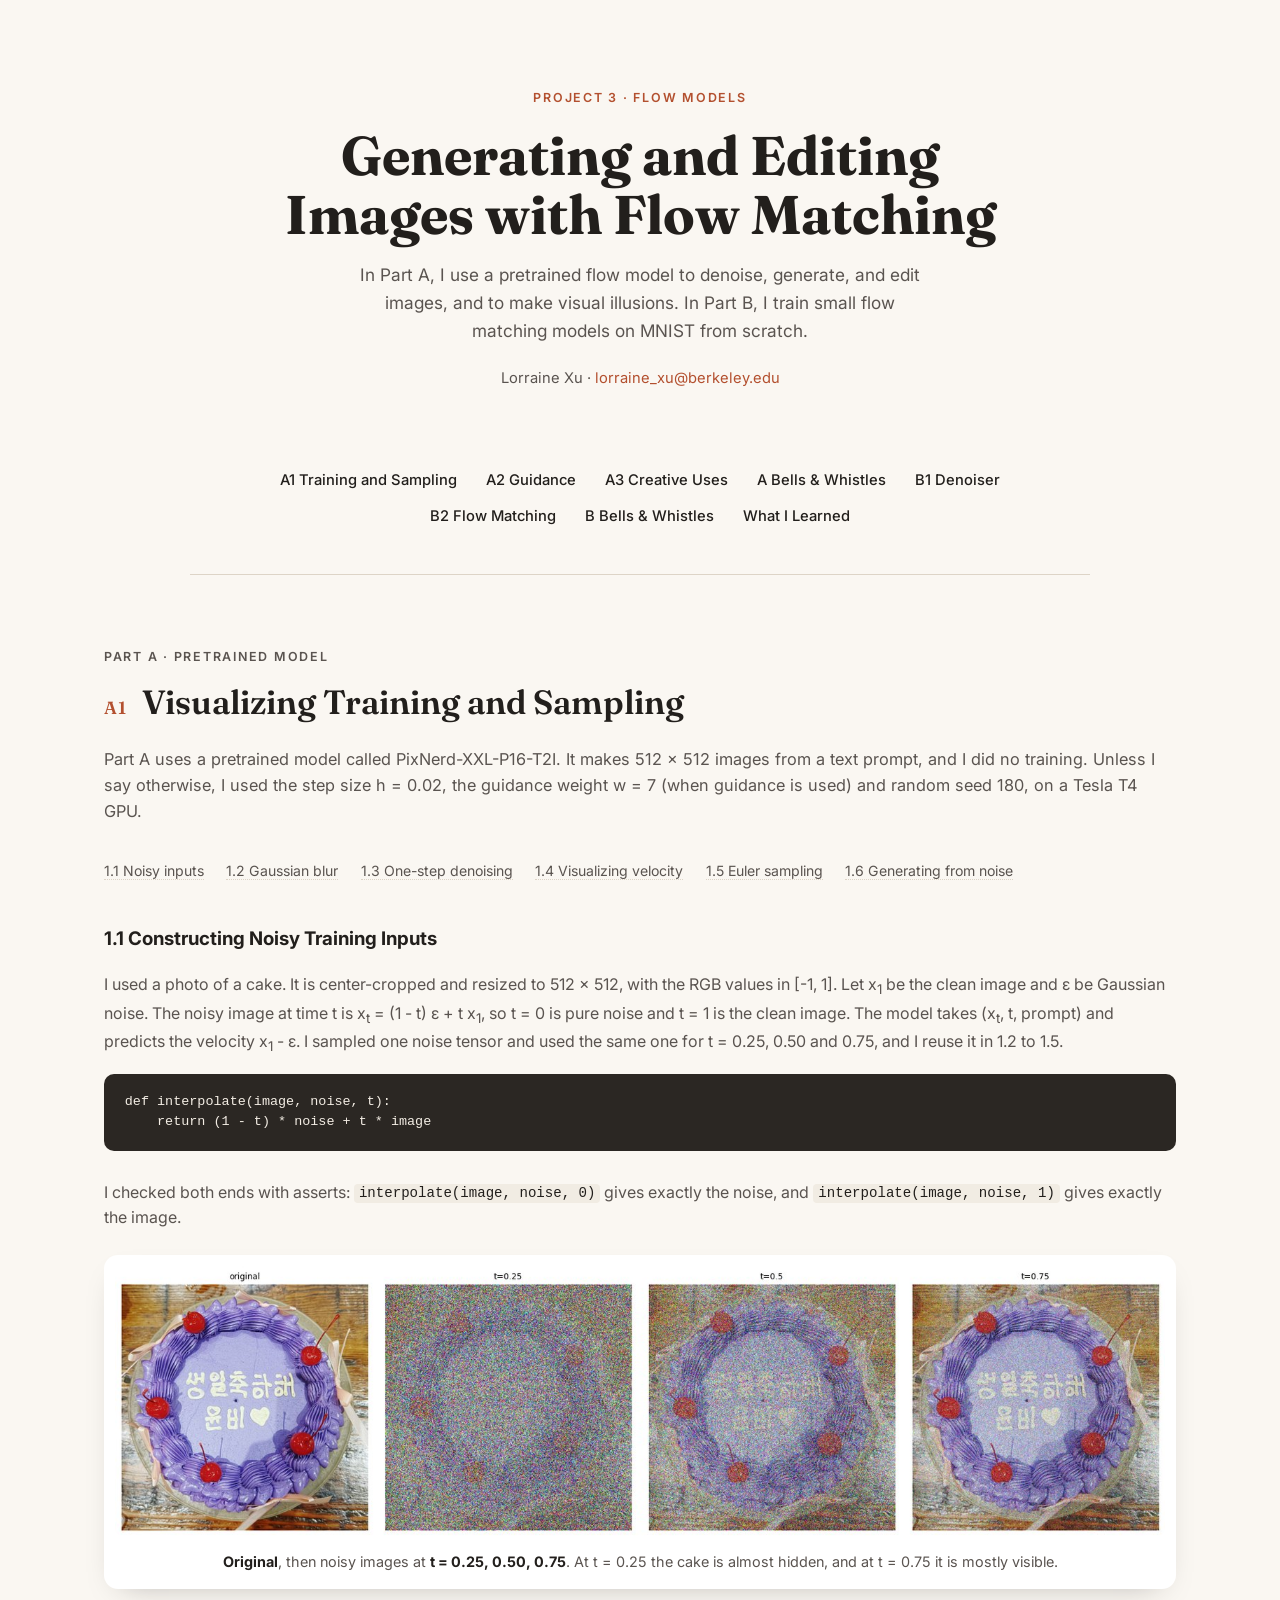
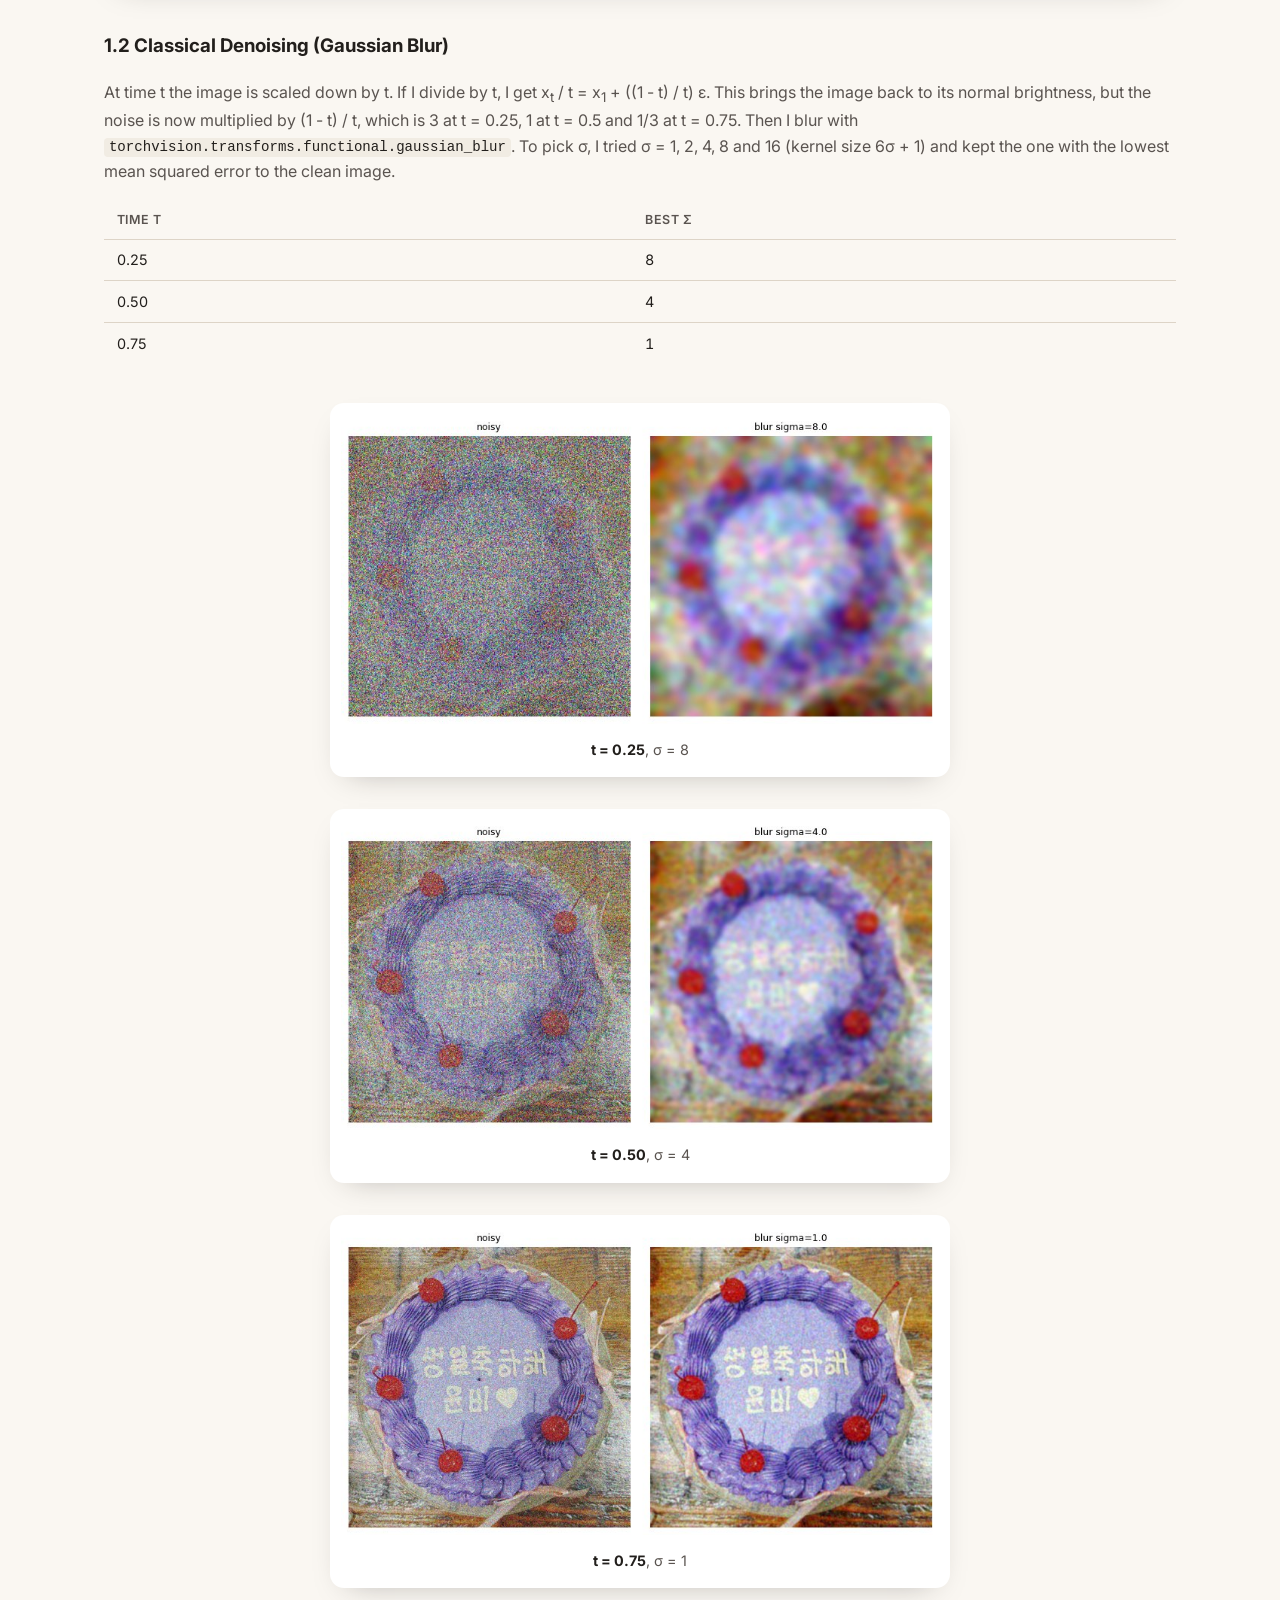
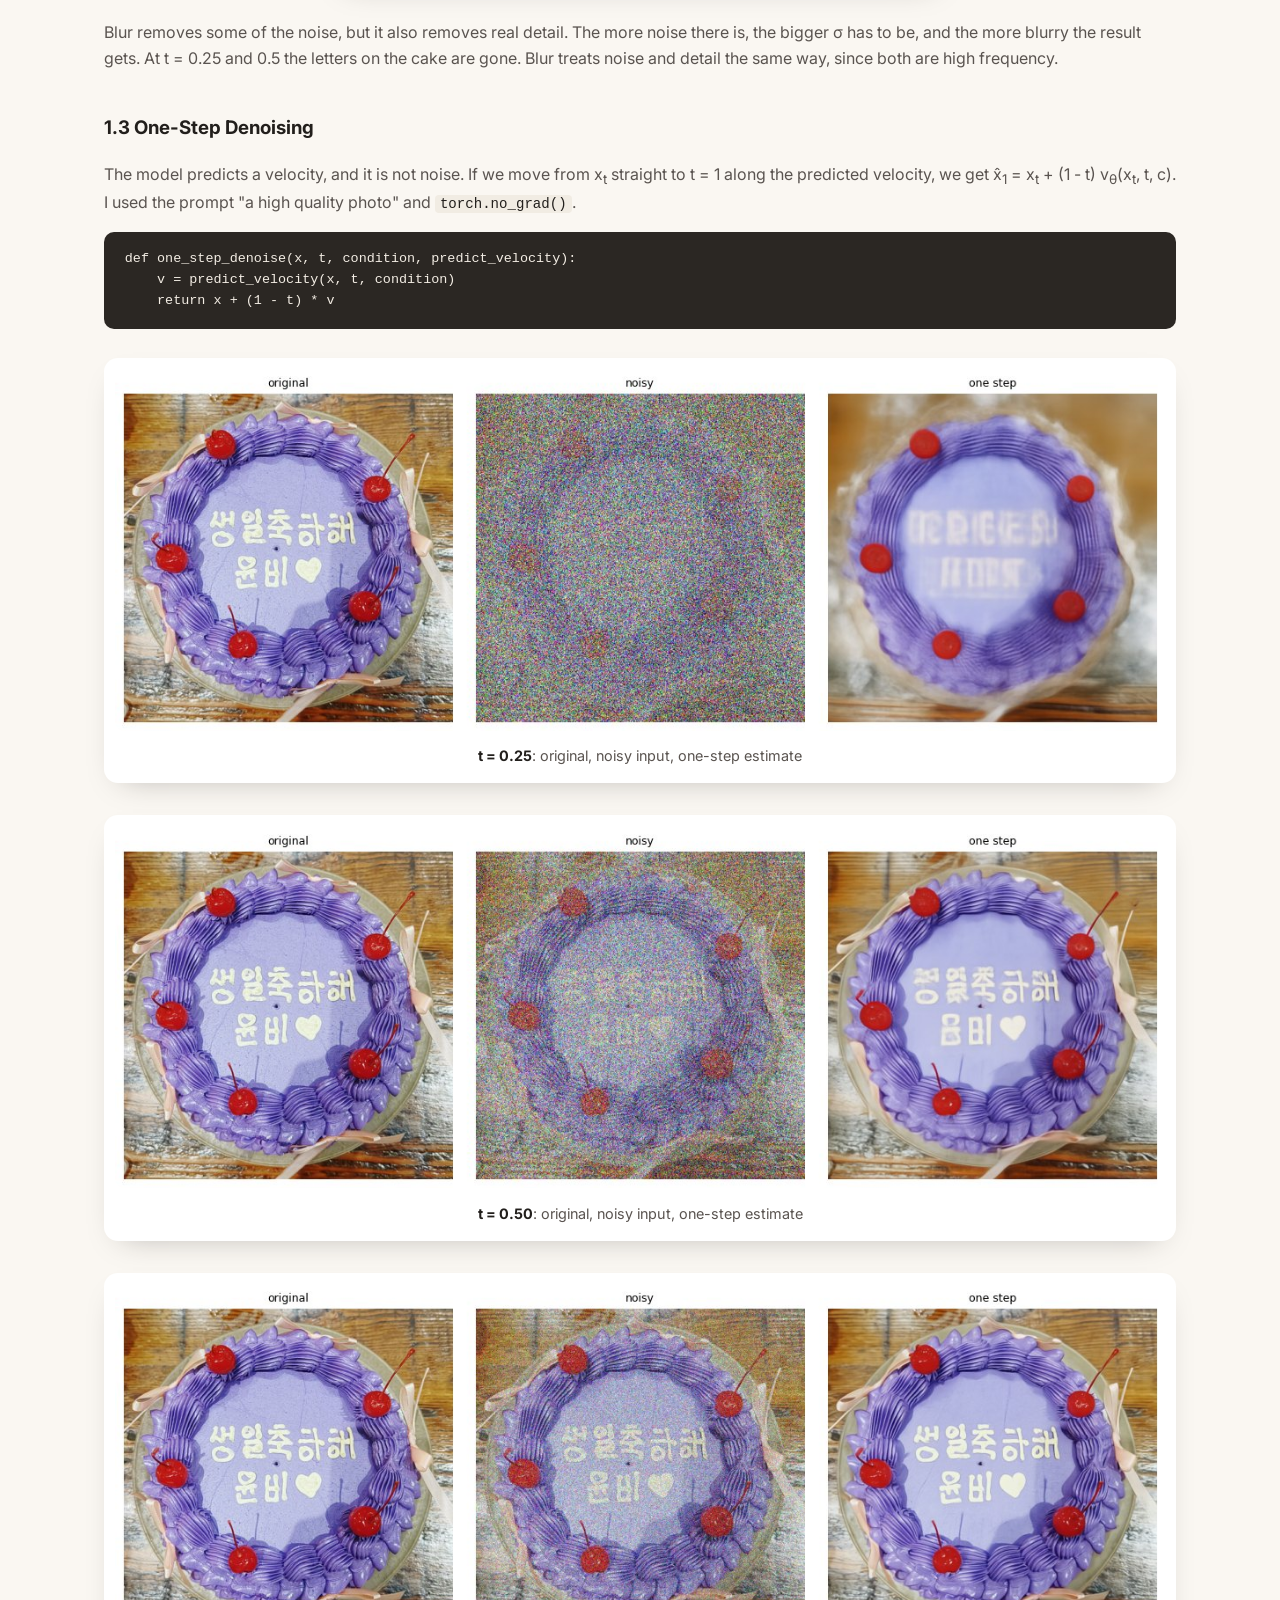
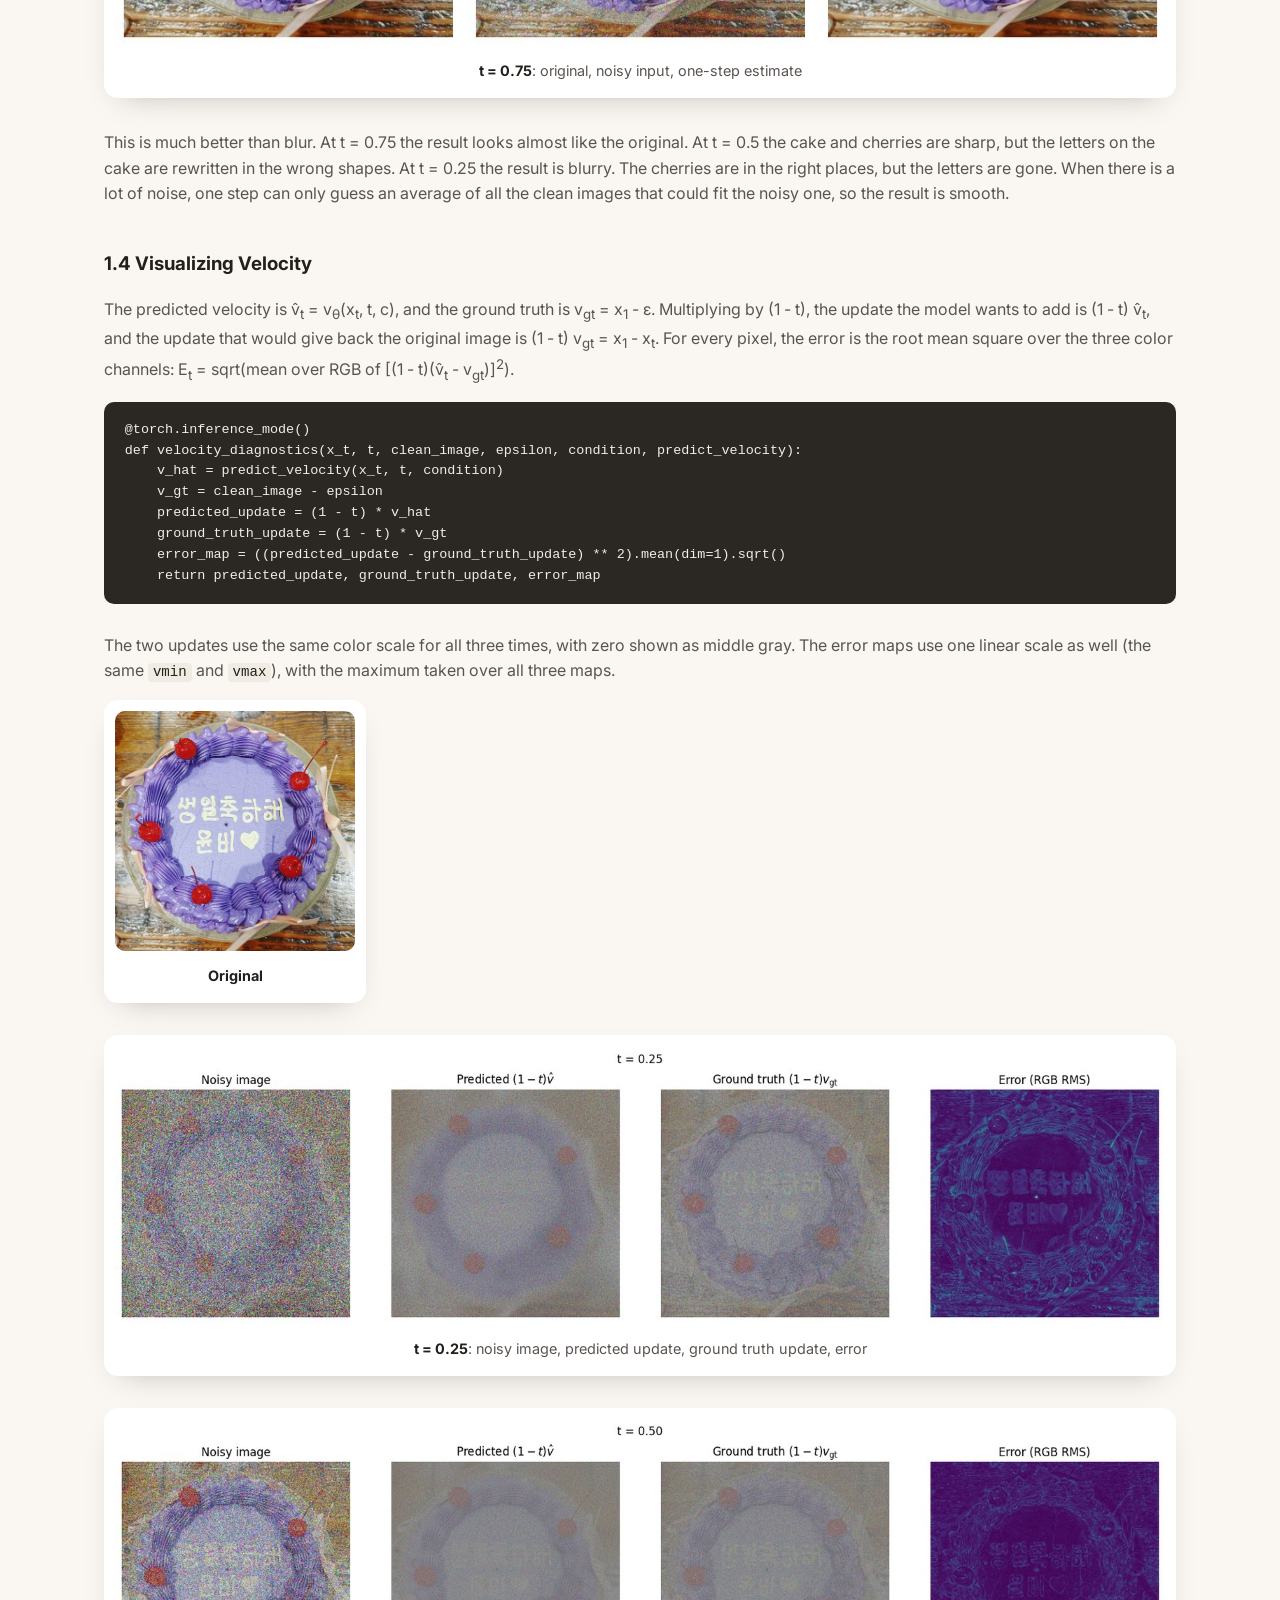
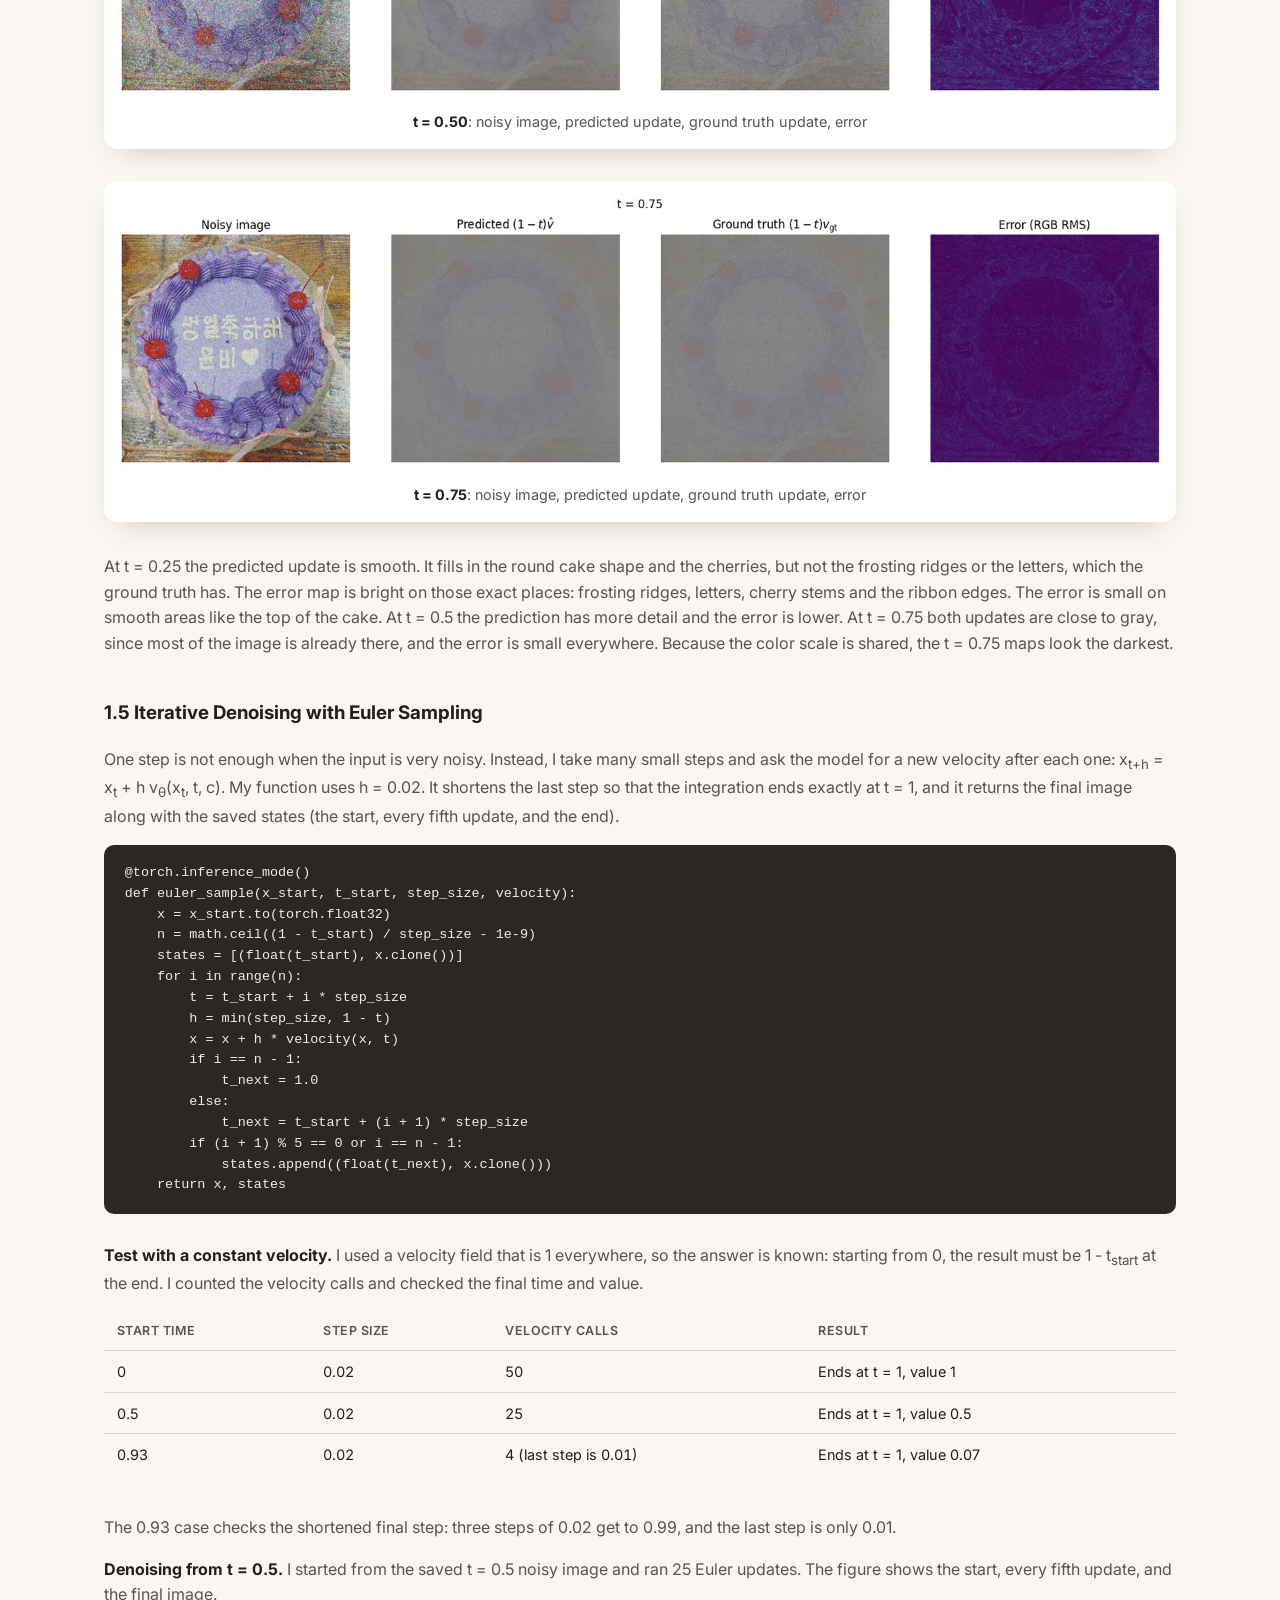
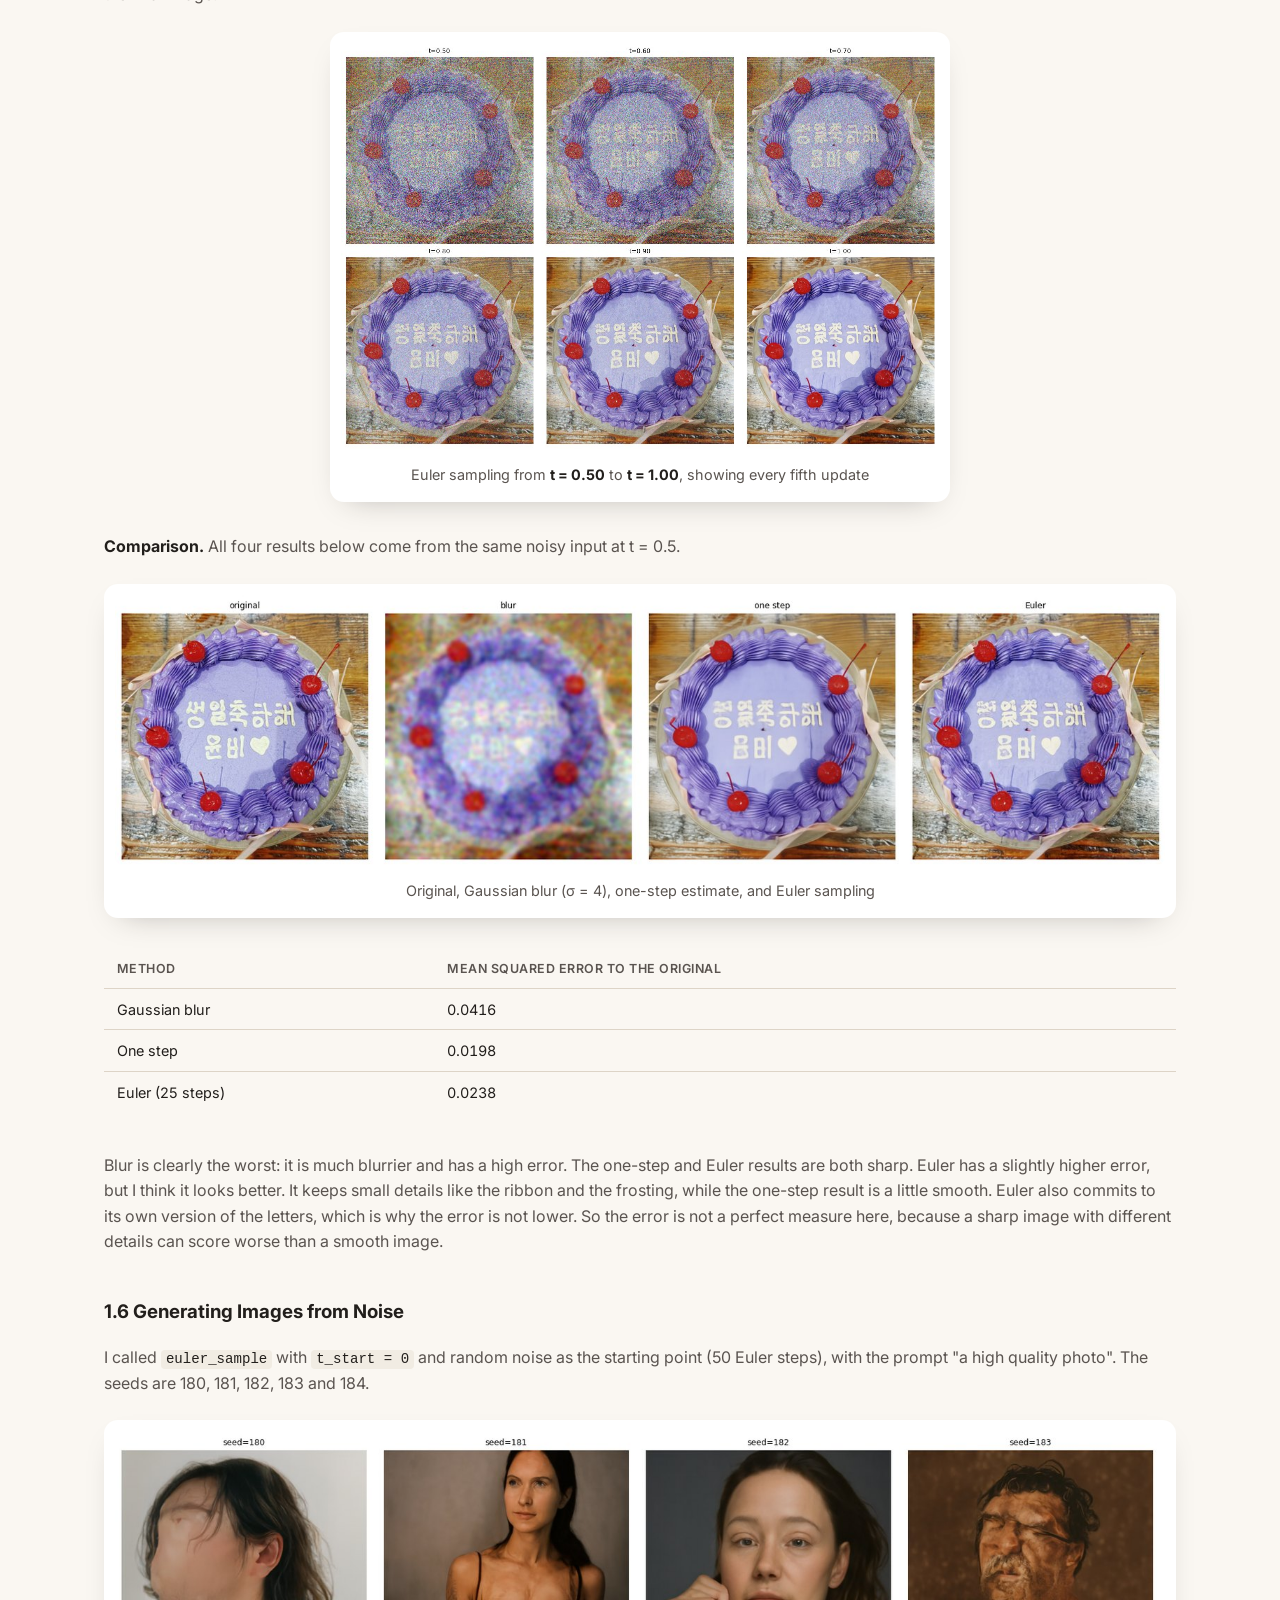
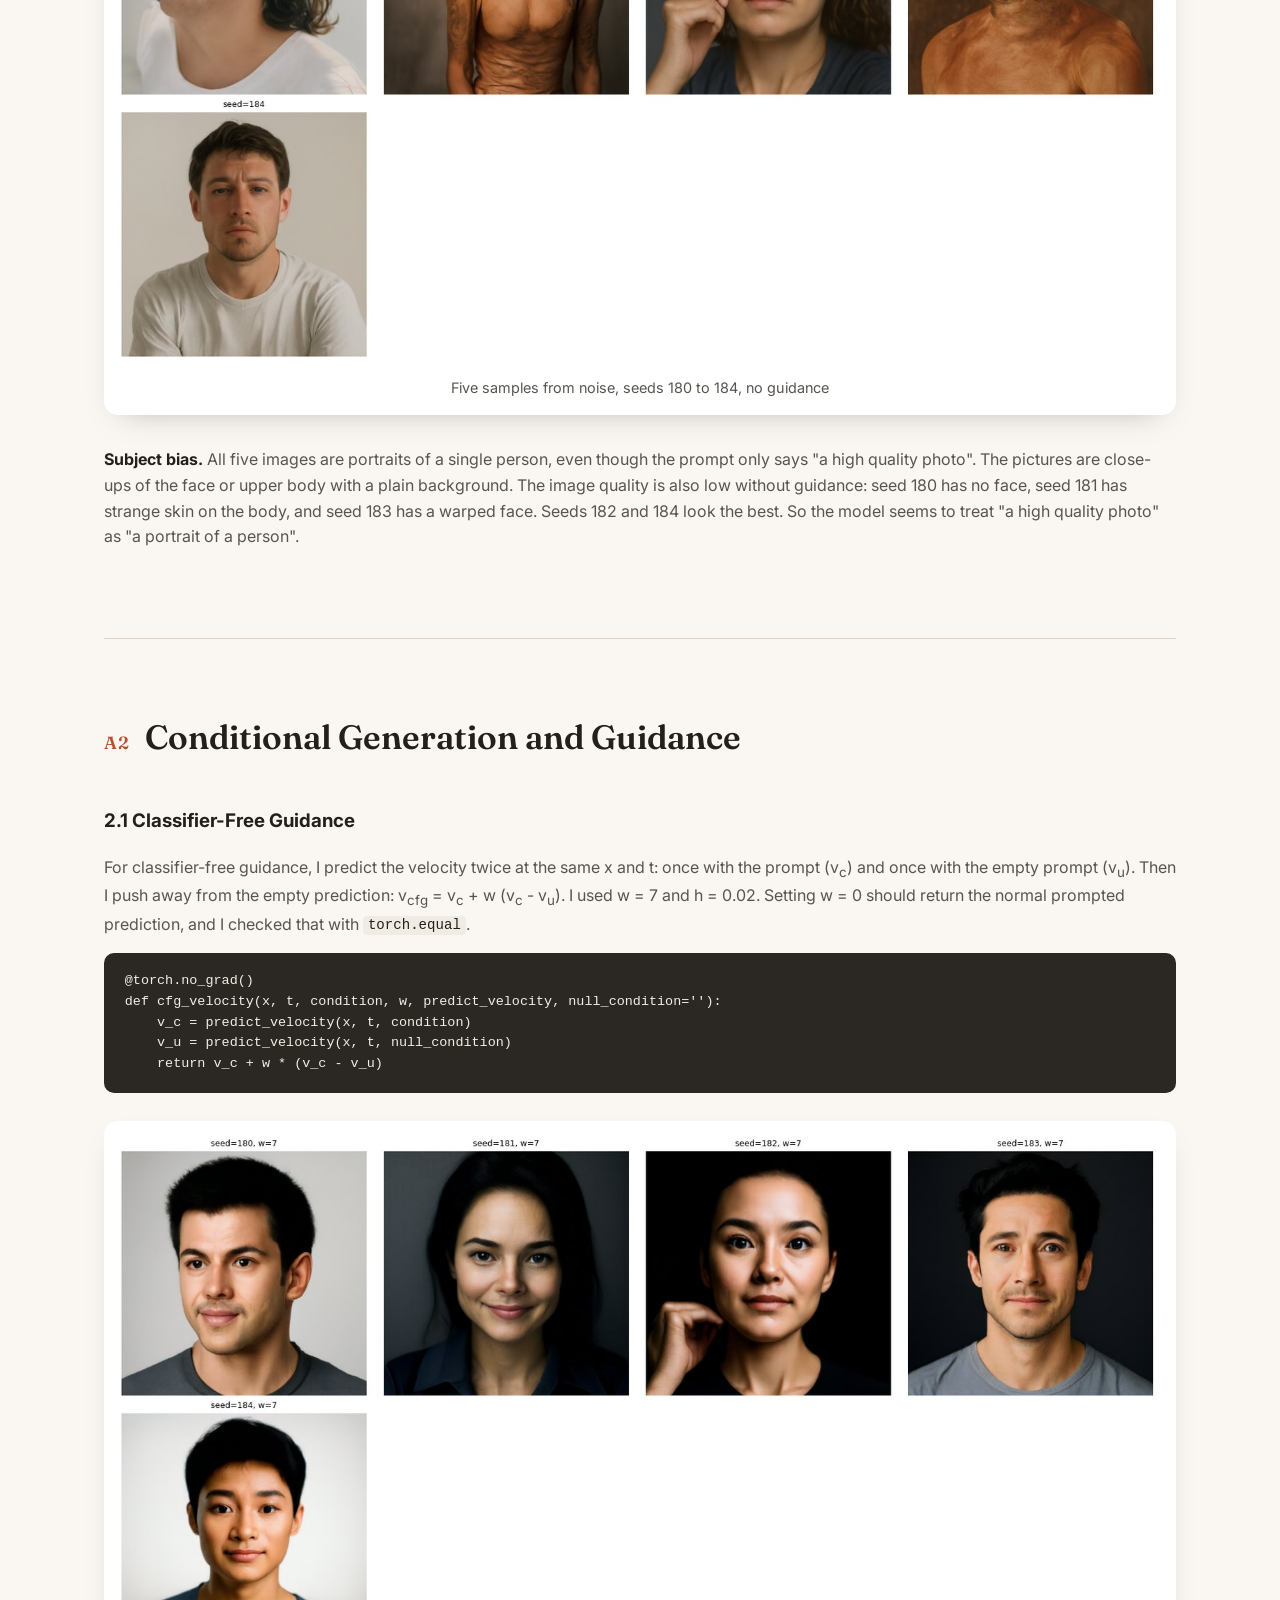
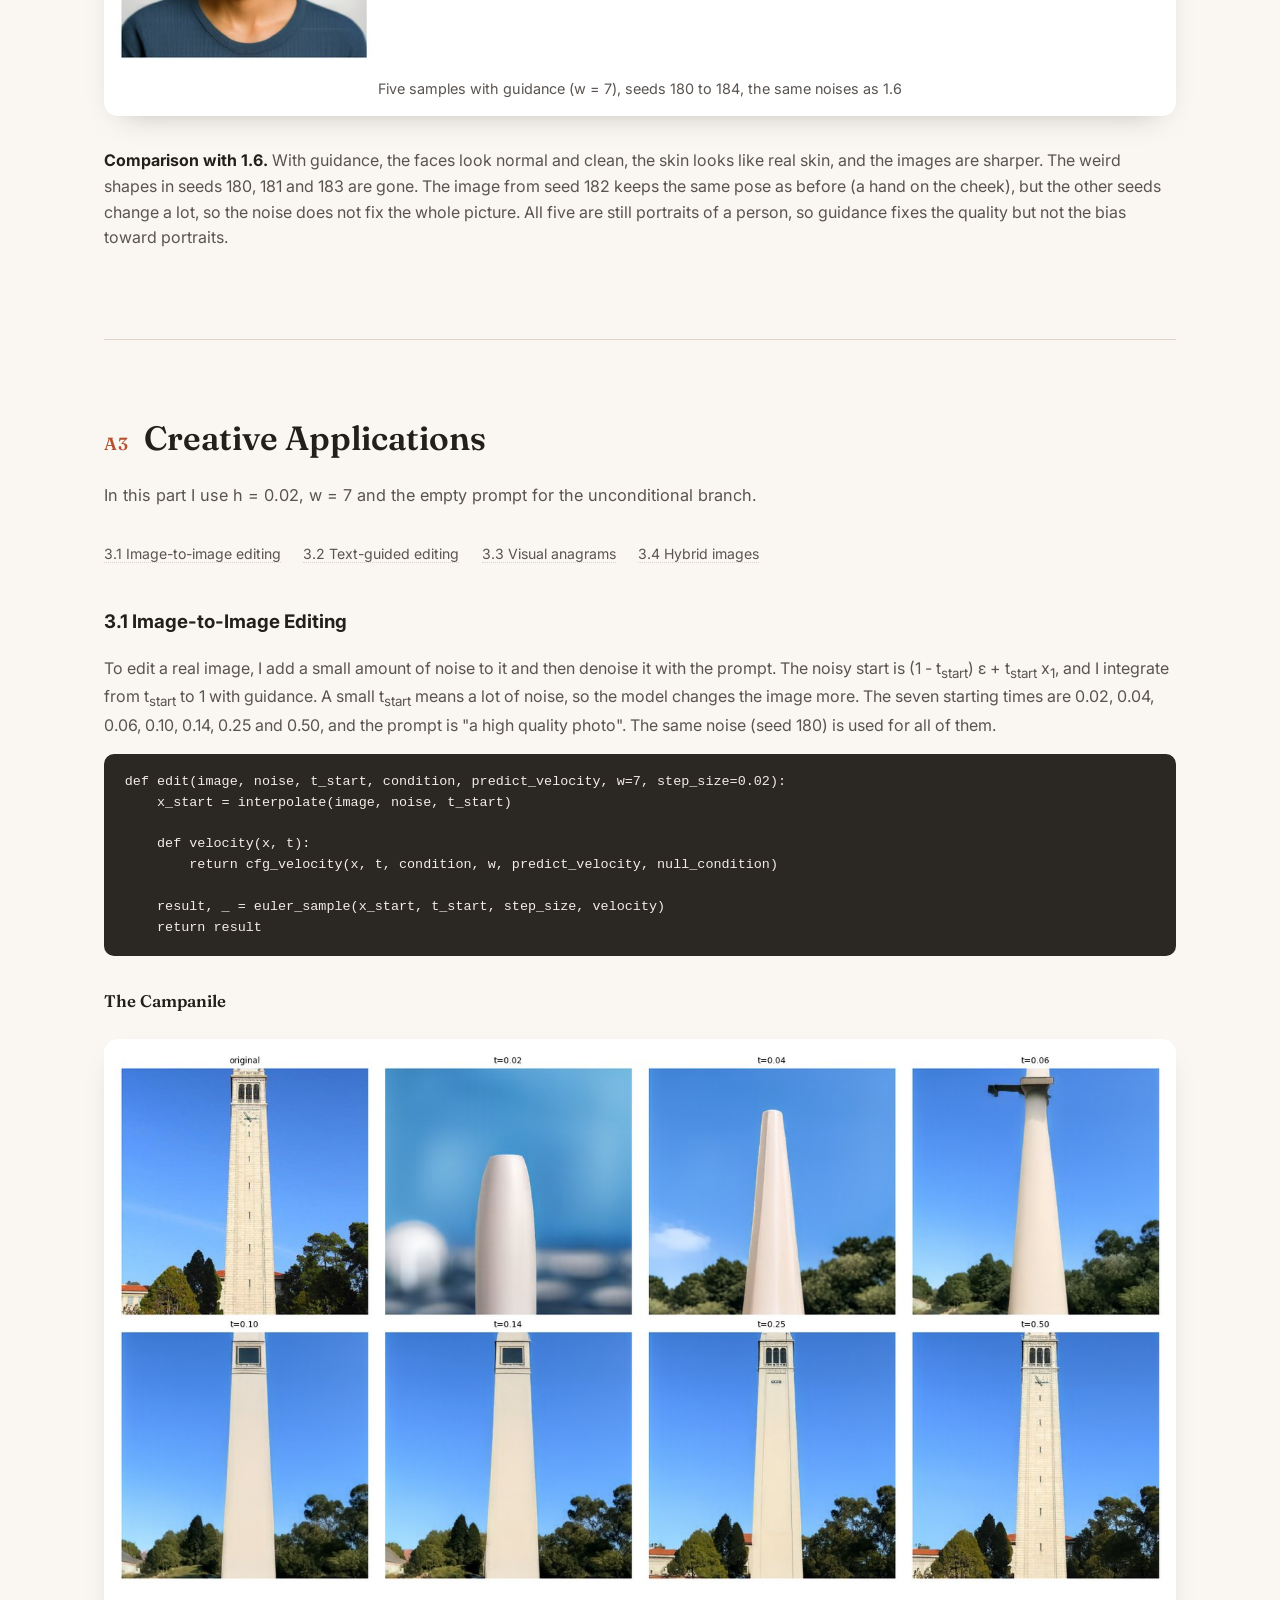
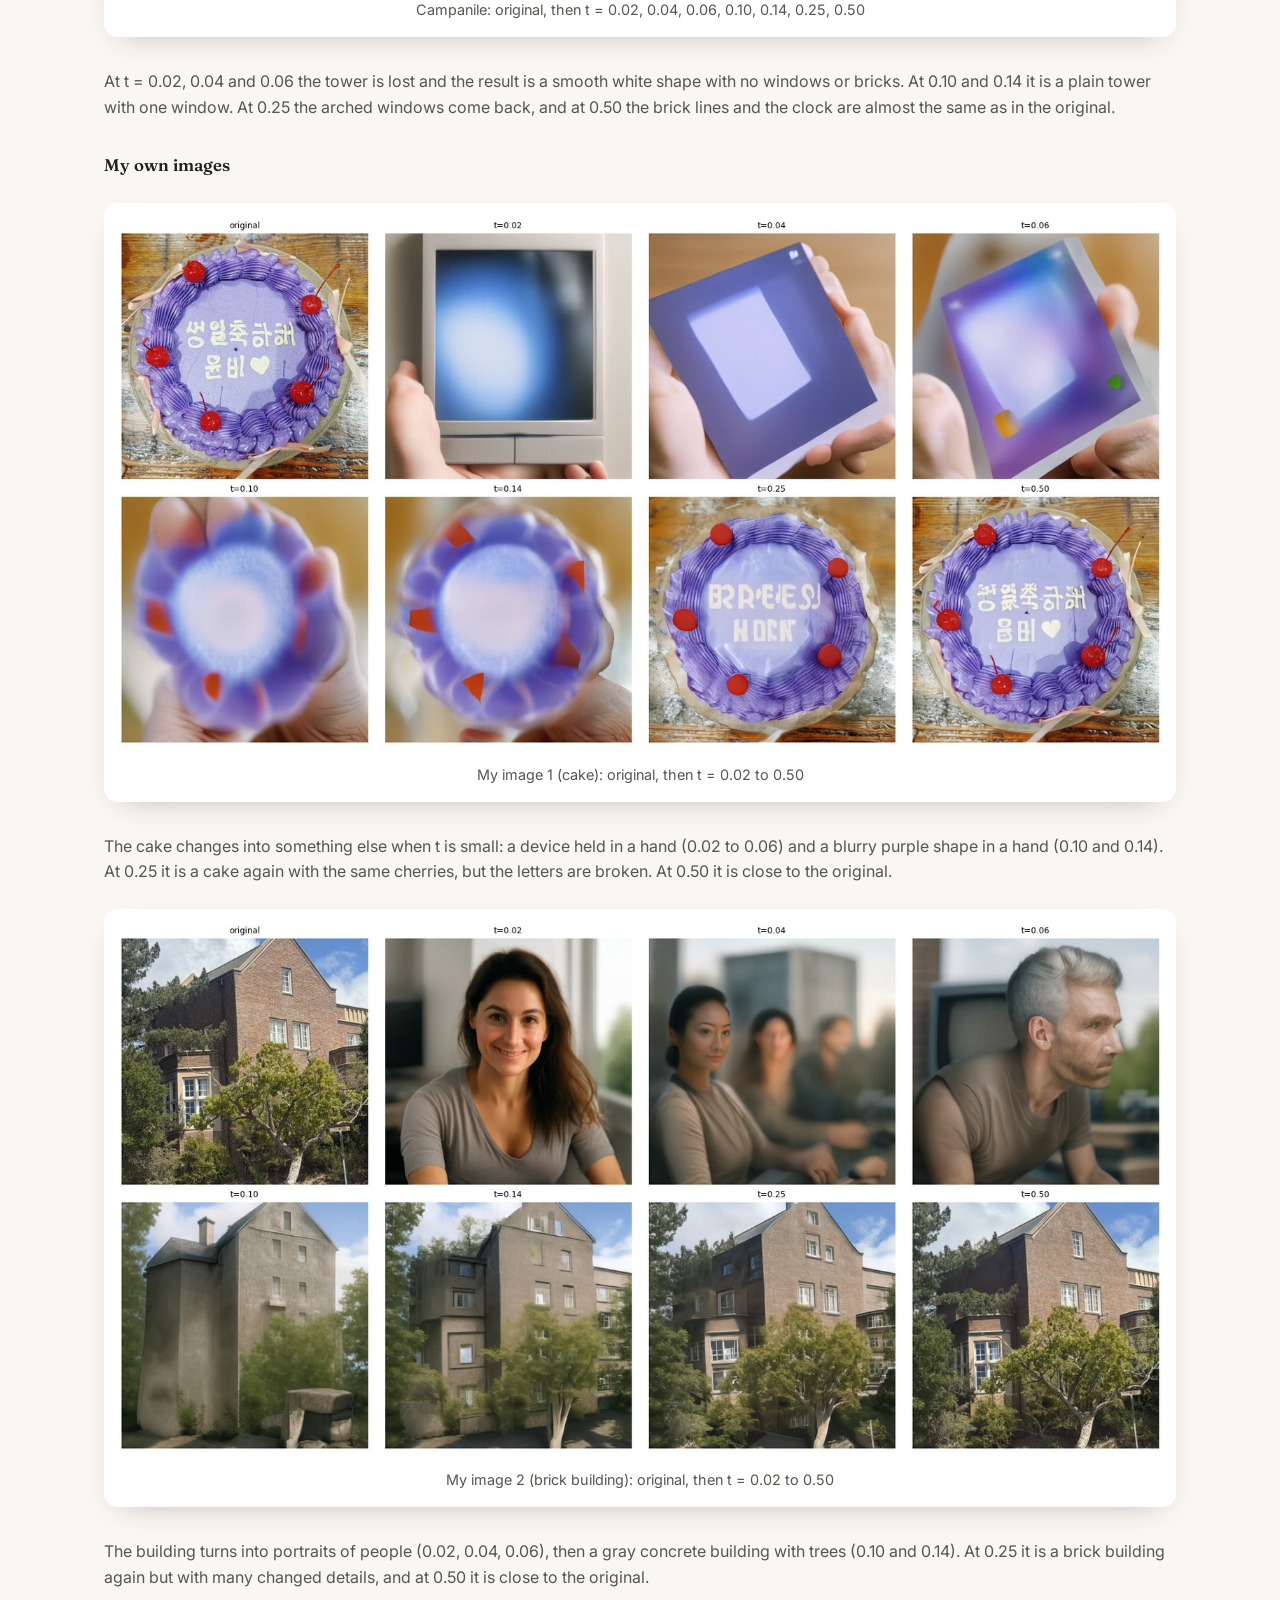
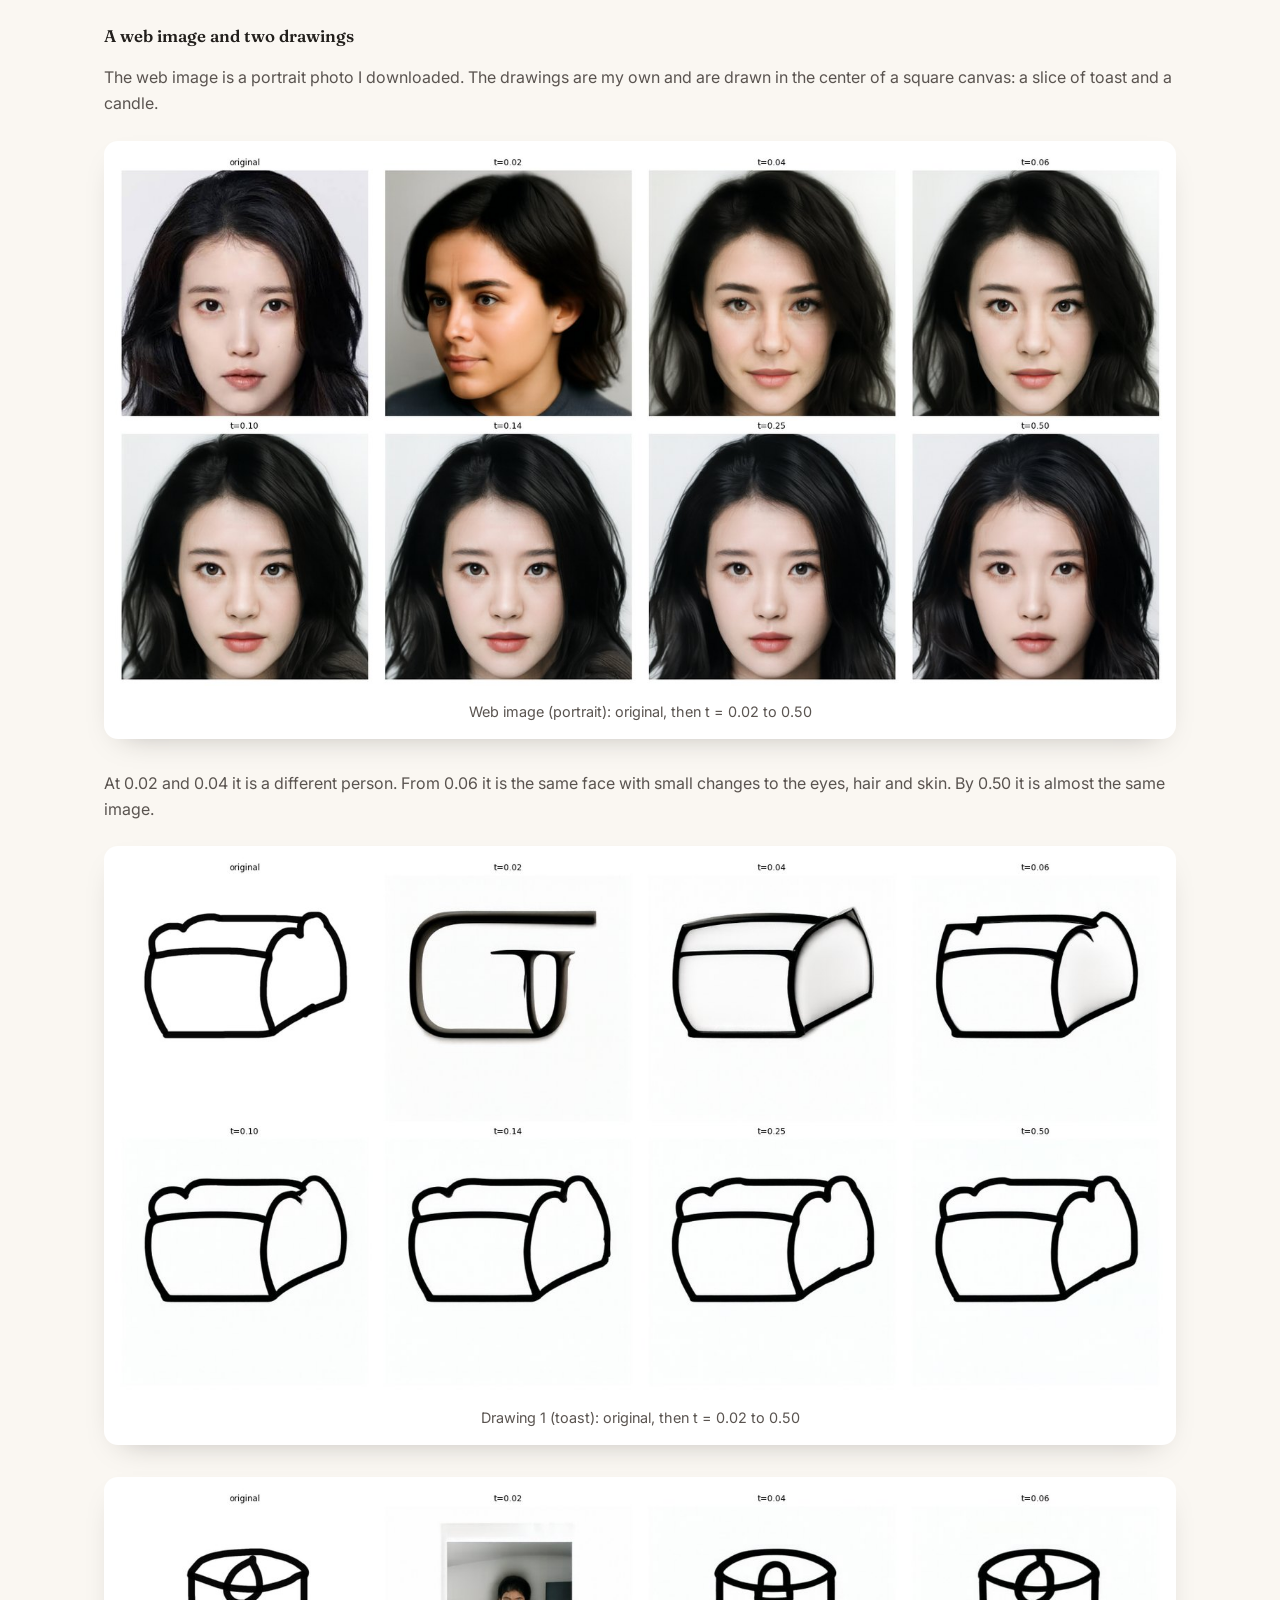
<file: project-3/index.html>
<!DOCTYPE html>
<html lang="en">
<head>
<meta charset="UTF-8">
<meta name="viewport" content="width=device-width, initial-scale=1.0">
<title>Exploring Flow Models</title>
<link rel="preconnect" href="https://fonts.googleapis.com">
<link rel="preconnect" href="https://fonts.gstatic.com" crossorigin>
<link href="https://fonts.googleapis.com/css2?family=Fraunces:opsz,wght@9..144,400;9..144,600;9..144,700&family=Inter:wght@400;500;600&display=swap" rel="stylesheet">
<link rel="stylesheet" href="style.css">
</head>
<body>

  <header class="hero">
    <p class="eyebrow">Project 3 &middot; Flow Models</p>
    <h1>Generating and Editing Images with Flow Matching</h1>
    <p class="subtitle">In Part A, I use a pretrained flow model to denoise, generate, and edit images, and to make visual illusions. In Part B, I train small flow matching models on MNIST from scratch.</p>
    <p class="byline">Lorraine Xu &middot; <a href="mailto:lorraine_xu@berkeley.edu">lorraine_xu@berkeley.edu</a></p>
  </header>

  <nav class="toc">
    <a href="#a1">A1 Training and Sampling</a>
    <a href="#a2">A2 Guidance</a>
    <a href="#a3">A3 Creative Uses</a>
    <a href="#abw">A Bells &amp; Whistles</a>
    <a href="#b1">B1 Denoiser</a>
    <a href="#b2">B2 Flow Matching</a>
    <a href="#bbw">B Bells &amp; Whistles</a>
    <a href="#learned">What I Learned</a>
  </nav>

  <main class="wide">

    <!-- ===================== PART A: A1 ===================== -->
    <section id="a1" class="part">
      <p class="part-label">Part A &middot; Pretrained Model</p>
      <div class="part-heading">
        <span class="part-number">A1</span>
        <h2>Visualizing Training and Sampling</h2>
      </div>
      <p class="intro">
        Part A uses a pretrained model called PixNerd-XXL-P16-T2I. It makes 512 &times; 512 images
        from a text prompt, and I did no training. Unless I say otherwise, I used the step size
        h = 0.02, the guidance weight w = 7 (when guidance is used) and random seed 180, on a Tesla T4 GPU.
      </p>

      <ul class="sub-toc">
        <li><a href="#a11">1.1 Noisy inputs</a></li>
        <li><a href="#a12">1.2 Gaussian blur</a></li>
        <li><a href="#a13">1.3 One-step denoising</a></li>
        <li><a href="#a14">1.4 Visualizing velocity</a></li>
        <li><a href="#a15">1.5 Euler sampling</a></li>
        <li><a href="#a16">1.6 Generating from noise</a></li>
      </ul>

      <h3 id="a11">1.1 Constructing Noisy Training Inputs</h3>
      <p>
        I used a photo of a cake. It is center-cropped and resized to 512 &times; 512, with the RGB
        values in [-1, 1]. Let x<sub>1</sub> be the clean image and &epsilon; be Gaussian noise. The noisy
        image at time t is x<sub>t</sub> = (1 - t) &epsilon; + t x<sub>1</sub>, so t = 0 is pure noise and
        t = 1 is the clean image. The model takes (x<sub>t</sub>, t, prompt) and predicts the velocity
        x<sub>1</sub> - &epsilon;. I sampled one noise tensor and used the same one for t = 0.25, 0.50
        and 0.75, and I reuse it in 1.2 to 1.5.
      </p>
<pre><code>def interpolate(image, noise, t):
    return (1 - t) * noise + t * image</code></pre>
      <p>
        I checked both ends with asserts: <code>interpolate(image, noise, 0)</code> gives exactly the
        noise, and <code>interpolate(image, noise, 1)</code> gives exactly the image.
      </p>
      <figure class="wide"><img src="media/a11_noisy.jpg" alt="Original cake photo and its noisy versions at t = 0.25, 0.5 and 0.75"><figcaption><strong>Original</strong>, then noisy images at <strong>t = 0.25, 0.50, 0.75</strong>. At t = 0.25 the cake is almost hidden, and at t = 0.75 it is mostly visible.</figcaption></figure>

      <h3 id="a12">1.2 Classical Denoising (Gaussian Blur)</h3>
      <p>
        At time t the image is scaled down by t. If I divide by t, I get
        x<sub>t</sub> / t = x<sub>1</sub> + ((1 - t) / t) &epsilon;. This brings the image back to its
        normal brightness, but the noise is now multiplied by (1 - t) / t, which is 3 at t = 0.25, 1
        at t = 0.5 and 1/3 at t = 0.75. Then I blur with
        <code>torchvision.transforms.functional.gaussian_blur</code>. To pick &sigma;, I tried
        &sigma; = 1, 2, 4, 8 and 16 (kernel size 6&sigma; + 1) and kept the one with the lowest mean
        squared error to the clean image.
      </p>
      <table class="offsets">
        <tr><th>Time t</th><th class="mono">Best &sigma;</th></tr>
        <tr><td>0.25</td><td class="mono">8</td></tr>
        <tr><td>0.50</td><td class="mono">4</td></tr>
        <tr><td>0.75</td><td class="mono">1</td></tr>
      </table>
      <figure class="wide narrow"><img src="media/a12_blur_025.jpg" alt="Noisy image and blurred result at t = 0.25"><figcaption><strong>t = 0.25</strong>, &sigma; = 8</figcaption></figure>
      <figure class="wide narrow"><img src="media/a12_blur_050.jpg" alt="Noisy image and blurred result at t = 0.5"><figcaption><strong>t = 0.50</strong>, &sigma; = 4</figcaption></figure>
      <figure class="wide narrow"><img src="media/a12_blur_075.jpg" alt="Noisy image and blurred result at t = 0.75"><figcaption><strong>t = 0.75</strong>, &sigma; = 1</figcaption></figure>
      <p>
        Blur removes some of the noise, but it also removes real detail. The more noise there is, the
        bigger &sigma; has to be, and the more blurry the result gets. At t = 0.25 and 0.5 the letters
        on the cake are gone. Blur treats noise and detail the same way, since both are high frequency.
      </p>

      <h3 id="a13">1.3 One-Step Denoising</h3>
      <p>
        The model predicts a velocity, and it is not noise. If we move from x<sub>t</sub> straight to
        t = 1 along the predicted velocity, we get
        x&#770;<sub>1</sub> = x<sub>t</sub> + (1 - t) v<sub>&theta;</sub>(x<sub>t</sub>, t, c).
        I used the prompt "a high quality photo" and <code>torch.no_grad()</code>.
      </p>
<pre><code>def one_step_denoise(x, t, condition, predict_velocity):
    v = predict_velocity(x, t, condition)
    return x + (1 - t) * v</code></pre>
      <figure class="wide"><img src="media/a13_onestep_025.jpg" alt="Original, noisy and one-step result at t = 0.25"><figcaption><strong>t = 0.25</strong>: original, noisy input, one-step estimate</figcaption></figure>
      <figure class="wide"><img src="media/a13_onestep_050.jpg" alt="Original, noisy and one-step result at t = 0.5"><figcaption><strong>t = 0.50</strong>: original, noisy input, one-step estimate</figcaption></figure>
      <figure class="wide"><img src="media/a13_onestep_075.jpg" alt="Original, noisy and one-step result at t = 0.75"><figcaption><strong>t = 0.75</strong>: original, noisy input, one-step estimate</figcaption></figure>
      <p>
        This is much better than blur. At t = 0.75 the result looks almost like the original. At t = 0.5
        the cake and cherries are sharp, but the letters on the cake are rewritten in the wrong shapes.
        At t = 0.25 the result is blurry. The cherries are in the right places, but the letters are
        gone. When there is a lot of noise, one step can only guess an average of all the clean
        images that could fit the noisy one, so the result is smooth.
      </p>

      <h3 id="a14">1.4 Visualizing Velocity</h3>
      <p>
        The predicted velocity is v&#770;<sub>t</sub> = v<sub>&theta;</sub>(x<sub>t</sub>, t, c), and the
        ground truth is v<sub>gt</sub> = x<sub>1</sub> - &epsilon;. Multiplying by (1 - t), the update the
        model wants to add is (1 - t) v&#770;<sub>t</sub>, and the update that would give back the
        original image is (1 - t) v<sub>gt</sub> = x<sub>1</sub> - x<sub>t</sub>. For every pixel, the
        error is the root mean square over the three color channels:
        E<sub>t</sub> = sqrt(mean over RGB of [(1 - t)(v&#770;<sub>t</sub> - v<sub>gt</sub>)]<sup>2</sup>).
      </p>
<pre><code>@torch.inference_mode()
def velocity_diagnostics(x_t, t, clean_image, epsilon, condition, predict_velocity):
    v_hat = predict_velocity(x_t, t, condition)
    v_gt = clean_image - epsilon
    predicted_update = (1 - t) * v_hat
    ground_truth_update = (1 - t) * v_gt
    error_map = ((predicted_update - ground_truth_update) ** 2).mean(dim=1).sqrt()
    return predicted_update, ground_truth_update, error_map</code></pre>
      <p>
        The two updates use the same color scale for all three times, with zero shown as middle gray.
        The error maps use one linear scale as well (the same <code>vmin</code> and <code>vmax</code>),
        with the maximum taken over all three maps.
      </p>
      <div class="compare fit-row" style="grid-template-columns: 1fr 3fr;">
        <figure><div class="frame fit"><img src="media/a14_original.jpg" alt="Original cake photo"></div><figcaption><strong>Original</strong></figcaption></figure>
        <div></div>
      </div>
      <figure class="wide"><img src="media/a14_t025.jpg" alt="Noisy image, predicted update, ground truth update and error at t = 0.25"><figcaption><strong>t = 0.25</strong>: noisy image, predicted update, ground truth update, error</figcaption></figure>
      <figure class="wide"><img src="media/a14_t050.jpg" alt="Noisy image, predicted update, ground truth update and error at t = 0.5"><figcaption><strong>t = 0.50</strong>: noisy image, predicted update, ground truth update, error</figcaption></figure>
      <figure class="wide"><img src="media/a14_t075.jpg" alt="Noisy image, predicted update, ground truth update and error at t = 0.75"><figcaption><strong>t = 0.75</strong>: noisy image, predicted update, ground truth update, error</figcaption></figure>
      <p>
        At t = 0.25 the predicted update is smooth. It fills in the round cake shape and the cherries,
        but not the frosting ridges or the letters, which the ground truth has. The error map is bright
        on those exact places: frosting ridges, letters, cherry stems and the ribbon edges. The error is
        small on smooth areas like the top of the cake. At t = 0.5 the prediction has more detail and the
        error is lower. At t = 0.75 both updates are close to gray, since most of the image is already
        there, and the error is small everywhere. Because the color scale is shared, the t = 0.75 maps
        look the darkest.
      </p>

      <h3 id="a15">1.5 Iterative Denoising with Euler Sampling</h3>
      <p>
        One step is not enough when the input is very noisy. Instead, I take many small steps and ask
        the model for a new velocity after each one: x<sub>t+h</sub> = x<sub>t</sub> + h v<sub>&theta;</sub>(x<sub>t</sub>, t, c).
        My function uses h = 0.02. It shortens the last step so that the integration ends exactly at
        t = 1, and it returns the final image along with the saved states (the start, every fifth update,
        and the end).
      </p>
<pre><code>@torch.inference_mode()
def euler_sample(x_start, t_start, step_size, velocity):
    x = x_start.to(torch.float32)
    n = math.ceil((1 - t_start) / step_size - 1e-9)
    states = [(float(t_start), x.clone())]
    for i in range(n):
        t = t_start + i * step_size
        h = min(step_size, 1 - t)
        x = x + h * velocity(x, t)
        if i == n - 1:
            t_next = 1.0
        else:
            t_next = t_start + (i + 1) * step_size
        if (i + 1) % 5 == 0 or i == n - 1:
            states.append((float(t_next), x.clone()))
    return x, states</code></pre>
      <p>
        <strong>Test with a constant velocity.</strong> I used a velocity field that is 1 everywhere, so the
        answer is known: starting from 0, the result must be 1 - t<sub>start</sub> at the end. I counted
        the velocity calls and checked the final time and value.
      </p>
      <table class="offsets">
        <tr><th>Start time</th><th class="mono">Step size</th><th class="mono">Velocity calls</th><th class="mono">Result</th></tr>
        <tr><td>0</td><td class="mono">0.02</td><td class="mono">50</td><td>Ends at t = 1, value 1</td></tr>
        <tr><td>0.5</td><td class="mono">0.02</td><td class="mono">25</td><td>Ends at t = 1, value 0.5</td></tr>
        <tr><td>0.93</td><td class="mono">0.02</td><td class="mono">4 (last step is 0.01)</td><td>Ends at t = 1, value 0.07</td></tr>
      </table>
      <p>
        The 0.93 case checks the shortened final step: three steps of 0.02 get to 0.99, and the last
        step is only 0.01.
      </p>
      <p>
        <strong>Denoising from t = 0.5.</strong> I started from the saved t = 0.5 noisy image and ran 25
        Euler updates. The figure shows the start, every fifth update, and the final image.
      </p>
      <figure class="wide narrow"><img src="media/a15_trajectory.jpg" alt="Euler sampling states from t = 0.5 to t = 1.0"><figcaption>Euler sampling from <strong>t = 0.50</strong> to <strong>t = 1.00</strong>, showing every fifth update</figcaption></figure>
      <p>
        <strong>Comparison.</strong> All four results below come from the same noisy input at t = 0.5.
      </p>
      <figure class="wide"><img src="media/a15_comparison.jpg" alt="Original, blur, one-step and Euler results"><figcaption>Original, Gaussian blur (&sigma; = 4), one-step estimate, and Euler sampling</figcaption></figure>
      <table class="offsets">
        <tr><th>Method</th><th class="mono">Mean squared error to the original</th></tr>
        <tr><td>Gaussian blur</td><td class="mono">0.0416</td></tr>
        <tr><td>One step</td><td class="mono">0.0198</td></tr>
        <tr><td>Euler (25 steps)</td><td class="mono">0.0238</td></tr>
      </table>
      <p>
        Blur is clearly the worst: it is much blurrier and has a high error. The one-step and Euler
        results are both sharp. Euler has a slightly higher error, but I think it looks better.
        It keeps small details like the ribbon and the frosting, while the one-step result is a little
        smooth. Euler also commits to its own version of the letters, which is why the error is not lower.
        So the error is not a perfect measure here, because a sharp image with different details can
        score worse than a smooth image.
      </p>

      <h3 id="a16">1.6 Generating Images from Noise</h3>
      <p>
        I called <code>euler_sample</code> with <code>t_start = 0</code> and random noise as the starting
        point (50 Euler steps), with the prompt "a high quality photo". The seeds are 180, 181, 182, 183
        and 184.
      </p>
      <figure class="wide"><img src="media/a16_samples.jpg" alt="Five images generated from noise without guidance"><figcaption>Five samples from noise, seeds 180 to 184, no guidance</figcaption></figure>
      <p>
        <strong>Subject bias.</strong> All five images are portraits of a single person, even though the
        prompt only says "a high quality photo". The pictures are close-ups of the face or upper body
        with a plain background. The image quality is also low without guidance: seed 180 has no face,
        seed 181 has strange skin on the body, and seed 183 has a warped face. Seeds 182 and 184 look the
        best. So the model seems to treat "a high quality photo" as "a portrait of a person".
      </p>
    </section>

    <!-- ===================== A2 ===================== -->
    <section id="a2" class="part">
      <div class="part-heading">
        <span class="part-number">A2</span>
        <h2>Conditional Generation and Guidance</h2>
      </div>

      <h3 id="a21">2.1 Classifier-Free Guidance</h3>
      <p>
        For classifier-free guidance, I predict the velocity twice at the same x and t: once with the prompt
        (v<sub>c</sub>) and once with the empty prompt (v<sub>u</sub>). Then I push away from the empty
        prediction: v<sub>cfg</sub> = v<sub>c</sub> + w (v<sub>c</sub> - v<sub>u</sub>). I used w = 7 and
        h = 0.02. Setting w = 0 should return the normal prompted prediction, and I checked that with
        <code>torch.equal</code>.
      </p>
<pre><code>@torch.no_grad()
def cfg_velocity(x, t, condition, w, predict_velocity, null_condition=''):
    v_c = predict_velocity(x, t, condition)
    v_u = predict_velocity(x, t, null_condition)
    return v_c + w * (v_c - v_u)</code></pre>
      <figure class="wide"><img src="media/a21_cfg.jpg" alt="Five images generated with classifier-free guidance"><figcaption>Five samples with guidance (w = 7), seeds 180 to 184, the same noises as 1.6</figcaption></figure>
      <p>
        <strong>Comparison with 1.6.</strong> With guidance, the faces look normal and clean, the skin looks
        like real skin, and the images are sharper. The weird shapes in seeds 180, 181 and 183 are gone.
        The image from seed 182 keeps the same pose as before (a hand on the cheek), but the other seeds
        change a lot, so the noise does not fix the whole picture. All five are still portraits of a
        person, so guidance fixes the quality but not the bias toward portraits.
      </p>
    </section>

    <!-- ===================== A3 ===================== -->
    <section id="a3" class="part">
      <div class="part-heading">
        <span class="part-number">A3</span>
        <h2>Creative Applications</h2>
      </div>
      <p class="intro">
        In this part I use h = 0.02, w = 7 and the empty prompt for the unconditional branch.
      </p>
      <ul class="sub-toc">
        <li><a href="#a31">3.1 Image-to-image editing</a></li>
        <li><a href="#a32">3.2 Text-guided editing</a></li>
        <li><a href="#a33">3.3 Visual anagrams</a></li>
        <li><a href="#a34">3.4 Hybrid images</a></li>
      </ul>

      <h3 id="a31">3.1 Image-to-Image Editing</h3>
      <p>
        To edit a real image, I add a small amount of noise to it and then denoise it with the prompt.
        The noisy start is (1 - t<sub>start</sub>) &epsilon; + t<sub>start</sub> x<sub>1</sub>, and I
        integrate from t<sub>start</sub> to 1 with guidance. A small t<sub>start</sub> means a lot of noise,
        so the model changes the image more. The seven starting times are 0.02, 0.04, 0.06, 0.10, 0.14,
        0.25 and 0.50, and the prompt is "a high quality photo". The same noise (seed 180) is used for all
        of them.
      </p>
<pre><code>def edit(image, noise, t_start, condition, predict_velocity, w=7, step_size=0.02):
    x_start = interpolate(image, noise, t_start)

    def velocity(x, t):
        return cfg_velocity(x, t, condition, w, predict_velocity, null_condition)

    result, _ = euler_sample(x_start, t_start, step_size, velocity)
    return result</code></pre>

      <h4>The Campanile</h4>
      <figure class="wide"><img src="media/a31_edit_campanile.jpg" alt="Campanile edited at seven starting times"><figcaption>Campanile: original, then t = 0.02, 0.04, 0.06, 0.10, 0.14, 0.25, 0.50</figcaption></figure>
      <p>
        At t = 0.02, 0.04 and 0.06 the tower is lost and the result is a smooth white shape with no windows
        or bricks. At 0.10 and 0.14 it is a plain tower with one window. At 0.25 the arched windows come back, and at 0.50 the brick
        lines and the clock are almost the same as in the original.
      </p>

      <h4>My own images</h4>
      <figure class="wide"><img src="media/a31_edit_my1.jpg" alt="Cake photo edited at seven starting times"><figcaption>My image 1 (cake): original, then t = 0.02 to 0.50</figcaption></figure>
      <p>
        The cake changes into something else when t is small: a device held in a hand (0.02 to 0.06) and a
        blurry purple shape in a hand (0.10 and 0.14). At 0.25 it is a cake again with the same cherries, but
        the letters are broken. At 0.50 it is close to the original.
      </p>
      <figure class="wide"><img src="media/a31_edit_my2.jpg" alt="Brick building photo edited at seven starting times"><figcaption>My image 2 (brick building): original, then t = 0.02 to 0.50</figcaption></figure>
      <p>
        The building turns into portraits of people (0.02, 0.04, 0.06), then a gray concrete building with
        trees (0.10 and 0.14). At 0.25 it is a brick building again but with many changed details, and at
        0.50 it is close to the original.
      </p>

      <h4>A web image and two drawings</h4>
      <p>
        The web image is a portrait photo I downloaded. The drawings are my own and are drawn in the center of
        a square canvas: a slice of toast and a candle.
      </p>
      <figure class="wide"><img src="media/a31_web.jpg" alt="Web portrait edited at seven starting times"><figcaption>Web image (portrait): original, then t = 0.02 to 0.50</figcaption></figure>
      <p>
        At 0.02 and 0.04 it is a different person. From 0.06 it is the same face with small changes to the
        eyes, hair and skin. By 0.50 it is almost the same image.
      </p>
      <figure class="wide"><img src="media/a31_drawing1.jpg" alt="Toast drawing edited at seven starting times"><figcaption>Drawing 1 (toast): original, then t = 0.02 to 0.50</figcaption></figure>
      <figure class="wide"><img src="media/a31_drawing2.jpg" alt="Candle drawing edited at seven starting times"><figcaption>Drawing 2 (candle): original, then t = 0.02 to 0.50</figcaption></figure>
      <p>
        For the drawings, almost nothing changes from t = 0.06 or 0.10 on, since the lines are simple on a
        white background and the model mostly redraws them. At t = 0.02 they change completely: the toast
        becomes a black letter shape and the candle becomes a photo of a person standing in a room.
        At 0.04 the toast becomes a rounded 3D loaf and the candle flame becomes a dome.
      </p>

      <h3 id="a32">3.2 Text-Guided Image Editing</h3>
      <p>
        This is the same as 3.1, but I replace "a high quality photo" with a prompt that describes the edit
        I want. The seven starting times are the same.
      </p>
      <figure class="wide"><img src="media/a32_text_campanile.jpg" alt="Campanile edited with the lighthouse prompt"><figcaption>Campanile, prompt: "a photo of a lighthouse on a rocky coast"</figcaption></figure>
      <p>
        Small starting times give real lighthouses by the sea. From 0.06 to 0.14 the tower becomes a plain white
        lighthouse with rocks at the bottom, which is the nicest edit since it keeps the shape. At 0.25 only
        the top looks like a lantern room, and at 0.50 it is almost the original.
      </p>
      <figure class="wide"><img src="media/a32_text_my1.jpg" alt="Cake photo edited with the pizza prompt"><figcaption>My image 1 (cake), prompt: "a photo of a round pizza"</figcaption></figure>
      <p>
        At 0.02 and 0.04 it is a regular pizza with only a hint of the cake. At 0.10 and 0.14 the result is
        a pizza with purple topping and red round toppings exactly where the cherries were, so it keeps the
        layout of the cake. At 0.25 the cake is back with a pizza-like crust, and at 0.50 it is mostly the original.
      </p>
      <figure class="wide"><img src="media/a32_text_my2.jpg" alt="Brick building photo edited with the oil painting prompt"><figcaption>My image 2 (brick building), prompt: "an oil painting of a church"</figcaption></figure>
      <p>
        From 0.02 to 0.14 the building becomes an oil painting of a church with towers and arched windows. At 0.25
        and 0.50 it is an oil painted version of the same building, so the painting style stays but the shape
        of the building comes back.
      </p>

      <h3 id="a33">3.3 Visual Anagrams</h3>
      <p>
        A visual anagram is one image that shows two different pictures, depending on whether it is upright or
        rotated by 180 degrees. At every step, I get a guided velocity for the upright image with prompt p<sub>1</sub>.
        I also rotate the image, get a guided velocity with prompt p<sub>2</sub>, and rotate that velocity back.
        The average of the two is used for the Euler step.
      </p>
<pre><code>def rotate180(x):
    return torch.flip(x, (-2, -1))


def visual_anagrams(noise, condition_a, condition_b, predict_velocity, w=7, step_size=0.02):
    def velocity(x, t):
        v_a = cfg_velocity(x, t, condition_a, w, predict_velocity, null_condition)
        v_b = rotate180(cfg_velocity(rotate180(x), t, condition_b, w, predict_velocity, null_condition))
        return (v_a + v_b) / 2

    result, _ = euler_sample(noise, 0, step_size, velocity)
    return result</code></pre>
      <p>
        I made two illusions. Each figure shows the image upright (left, first prompt) and rotated by 180
        degrees (right, second prompt).
      </p>
      <figure class="wide narrow"><img src="media/a33_oldman.jpg" alt="Visual anagram of an old man and people around a campfire"><figcaption>"an oil painting of an old man" (upright) and "an oil painting of people around a campfire" (rotated), seed 180</figcaption></figure>
      <figure class="wide narrow"><img src="media/a33_village.jpg" alt="Visual anagram of a snowy mountain village and a horse"><figcaption>"a lithograph of a snowy mountain village" (upright) and "a lithograph of a horse" (rotated), seed 181</figcaption></figure>
      <p>
        Both subjects can be recognized in each illusion. In the first one the old man's face is a bit odd, and
        in the second one a piece of the horse (the eye) shows up in the village view. These prompts worked with
        the first seeds I tried.
      </p>

      <h3 id="a34">3.4 Hybrid Images</h3>
      <p>
        A hybrid image shows one picture from far away and another up close. At each step I predict two guided
        velocities from the same image, one for each prompt. I keep the low frequencies of the first
        (distant) one and the high frequencies of the second (close) one:
        v = lowpass(v<sub>1</sub>) + v<sub>2</sub> - lowpass(v<sub>2</sub>). The low-pass filter is a Gaussian blur
        with kernel size 265 and &sigma; = 16.
      </p>
<pre><code>def lowpass(x, sigma=16.0):
    kernel = 2 * round(16.5 * x.shape[-1] / 64) + 1
    return gaussian_blur(x, [kernel, kernel], [sigma, sigma])


def make_hybrids(noise, condition_a, condition_b, predict_velocity, w=7, step_size=0.02):
    def velocity(x, t):
        v_a = cfg_velocity(x, t, condition_a, w, predict_velocity, null_condition)
        v_b = cfg_velocity(x, t, condition_b, w, predict_velocity, null_condition)
        return lowpass(v_a) + v_b - lowpass(v_b)

    result, _ = euler_sample(noise, 0, step_size, velocity)
    return result</code></pre>
      <p>
        For each hybrid I show the full size image (what you see close up) and a 64 &times; 64 version
        (what you see from far away). The 64 &times; 64 images are shown at their real size.
      </p>

      <h4>Hybrid 1: skull (far) and forest (close), seed 182</h4>
      <div class="compare fit-row">
        <figure><div class="frame fit"><img src="media/a34_forest182.jpg" alt="Hybrid image, full size, looks like a forest"></div><figcaption><strong>Full size</strong>, close prompt: "a lithograph of a forest"</figcaption></figure>
        <figure><div class="frame tiny"><img src="media/a34_forest182_small.png" alt="Hybrid image reduced to 64 by 64, looks like a skull"></div><figcaption><strong>Reduced to 64 &times; 64</strong>, distant prompt: "a lithograph of a skull"</figcaption></figure>
      </div>

      <h4>Hybrid 2: skull (far) and waterfall (close), seed 182</h4>
      <div class="compare fit-row">
        <figure><div class="frame fit"><img src="media/a34_water182.jpg" alt="Hybrid image, full size, looks like a waterfall"></div><figcaption><strong>Full size</strong>, close prompt: "a lithograph of a waterfall"</figcaption></figure>
        <figure><div class="frame tiny"><img src="media/a34_water182_small.png" alt="Hybrid image reduced to 64 by 64, looks like a skull"></div><figcaption><strong>Reduced to 64 &times; 64</strong>, distant prompt: "a lithograph of a skull"</figcaption></figure>
      </div>
      <p>
        These two worked well. In the small version of the forest hybrid the trees turn into the eye sockets and
        the nose of a skull, and in the waterfall one the round outline and the dark areas look like a skull.
        Hybrids depend a lot on the seed, so here are the other seed I tried (183) for comparison. Its
        far version is more like a round head than a skull, so I did not choose it.
      </p>
      <div class="compare fit-row">
        <figure><div class="frame fit"><img src="media/a34_forest183.jpg" alt="Forest hybrid with seed 183, full size"></div><figcaption>Forest, seed 183, full size</figcaption></figure>
        <figure><div class="frame tiny"><img src="media/a34_forest183_small.png" alt="Forest hybrid with seed 183 reduced to 64 by 64"></div><figcaption>Forest, seed 183, 64 &times; 64</figcaption></figure>
      </div>
      <div class="compare fit-row">
        <figure><div class="frame fit"><img src="media/a34_water183.jpg" alt="Waterfall hybrid with seed 183, full size"></div><figcaption>Waterfall, seed 183, full size</figcaption></figure>
        <figure><div class="frame tiny"><img src="media/a34_water183_small.png" alt="Waterfall hybrid with seed 183 reduced to 64 by 64"></div><figcaption>Waterfall, seed 183, 64 &times; 64</figcaption></figure>
      </div>
    </section>

    <!-- ===================== A BELLS AND WHISTLES ===================== -->
    <section id="abw" class="part">
      <div class="part-heading">
        <span class="part-number">A+</span>
        <h2>Bells &amp; Whistles for Part A</h2>
      </div>
      <ul class="sub-toc">
        <li><a href="#abw-anagrams">Anagrams with other transformations</a></li>
        <li><a href="#abw-logo">Course logo</a></li>
      </ul>

      <h3 id="abw-anagrams">Visual Anagrams with Two Other Transformations</h3>
      <p>
        The anagram idea works for any transformation that can be undone exactly and that keeps Gaussian noise
        Gaussian. For each view, I apply the transformation to the current image, predict the velocity for that
        view's prompt, and undo the transformation before averaging. I tried two transformations from the
        Visual Anagrams paper: a 90 degree rotation and a negative (flipping the sign of every pixel).
      </p>
<pre><code>def transformed_anagram(noise, condition_a, condition_b, view, inverse_view, predict_velocity, w=7, step_size=0.02):
    def velocity(x, t):
        v_a = cfg_velocity(x, t, condition_a, w, predict_velocity, null_condition)
        v_b = inverse_view(cfg_velocity(view(x), t, condition_b, w, predict_velocity, null_condition))
        return (v_a + v_b) / 2

    result, _ = euler_sample(noise, 0, step_size, velocity)
    return result


def rotate90(x):
    return torch.rot90(x, 1, (-2, -1))


def rotate90_inverse(x):
    return torch.rot90(x, -1, (-2, -1))


def negate(x):
    return -x</code></pre>

      <h4>90 degree rotation: tall tree and fish</h4>
      <p>
        A tree is tall and a fish is wide, so rotating by a quarter turn is a natural way to swap them. Seed 180 worked
        well. The left side is the upright image and the right side is the image rotated by 90 degrees.
      </p>
      <figure class="wide narrow"><img src="media/abw_rot_180.jpg" alt="Upright tree that looks like a fish when rotated by 90 degrees"><figcaption>"a drawing of a tall tree" (upright) and "a drawing of a fish" (rotated by 90 degrees), seed 180</figcaption></figure>
      <p>Seeds 181 and 182 for the same pair gave fainter drawings, but the idea is still visible:</p>
      <div class="compare fit-row">
        <figure><div class="frame fit"><img src="media/abw_rot_181.jpg" alt="Rotation anagram with seed 181"></div><figcaption>Seed 181</figcaption></figure>
        <figure><div class="frame fit"><img src="media/abw_rot_182.jpg" alt="Rotation anagram with seed 182"></div><figcaption>Seed 182</figcaption></figure>
      </div>

      <h4>Negative: snowy village and horse</h4>
      <p>
        For the negative, the second picture appears when the colors are inverted (dark becomes light). Here the
        left is the normal image, and the right is the negative. The pair "a lithograph of a snowy mountain
        village" and "a lithograph of a horse" worked in all three seeds I tried. Seed 181 gave the cleanest
        horse, so that is my main result.
      </p>
      <figure class="wide narrow"><img src="media/abw_neg_village_181.jpg" alt="Negative anagram of a snowy village and a horse, seed 181"><figcaption>"a lithograph of a snowy mountain village" and, in the negative, "a lithograph of a horse", seed 181</figcaption></figure>
      <div class="compare fit-row">
        <figure><div class="frame fit"><img src="media/abw_neg_village_180.jpg" alt="Negative anagram, village and horse, seed 180"></div><figcaption>Seed 180</figcaption></figure>
        <figure><div class="frame fit"><img src="media/abw_neg_village_182.jpg" alt="Negative anagram, village and horse, seed 182"></div><figcaption>Seed 182</figcaption></figure>
      </div>
      <p>
        I also tried "an oil painting of a vase of flowers" and, in the negative, "an oil painting of a woman's face".
        The seed 180 result is a good one, with a face that appears when the colors are inverted. The other two seeds
        are blurrier.
      </p>
      <div class="compare-3">
        <figure><div class="frame fit"><img src="media/abw_neg_vase_180.jpg" alt="Vase and face negative anagram, seed 180"></div><figcaption>Seed 180</figcaption></figure>
        <figure><div class="frame fit"><img src="media/abw_neg_vase_181.jpg" alt="Vase and face negative anagram, seed 181"></div><figcaption>Seed 181</figcaption></figure>
        <figure><div class="frame fit"><img src="media/abw_neg_vase_182.jpg" alt="Vase and face negative anagram, seed 182"></div><figcaption>Seed 182</figcaption></figure>
      </div>

      <h3 id="abw-logo">Course Logo</h3>
      <p>
        For the course logo, I used the UC Berkeley logo as the input image (the seal and the name) and applied
        text-guided editing from 3.2. I used smaller starting times than before, from 0.05 to 0.25, because
        the logo has a lot of fixed structure. I tried two prompts. The first one, "a blue and gold logo with a
        camera lens in the center", turns the seal into plain rings at small times.
      </p>
      <figure class="wide"><img src="media/abw_logo_lens.jpg" alt="Berkeley logo edited with the camera lens prompt at five starting times"><figcaption>Prompt: "a blue and gold logo with a camera lens in the center", t = 0.05, 0.10, 0.15, 0.20, 0.25</figcaption></figure>
      <p>
        The second prompt, "a blue and gold seal with a camera", worked better. A camera replaces the book in
        the middle, and the seal stays recognizable. At t = 0.05 the word "Berkeley" is destroyed, so I did not
        use that time.
      </p>
      <figure class="wide"><img src="media/abw_logo_seal.jpg" alt="Berkeley logo edited with the seal and camera prompt at five starting times"><figcaption>Prompt: "a blue and gold seal with a camera", t = 0.05, 0.10, 0.15, 0.20, 0.25</figcaption></figure>
      <p>
        I picked t = 0.15 and tried four seeds. Seed 181 gives my final logo: the camera in the center has a
        clear lens and a clean body. The ring of letters around the seal gets scrambled, which is normal for this
        model, since it cannot write text well.
      </p>
      <figure class="wide"><img src="media/abw_logo_seeds.jpg" alt="Berkeley logo edited with four seeds at t = 0.15"><figcaption>Prompt: "a blue and gold seal with a camera", t = 0.15, seeds 180 to 183 (final logo: seed 181)</figcaption></figure>
    </section>

    <hr class="divider">

    <!-- ===================== PART B: B1 ===================== -->
    <section id="b1" class="part">
      <p class="part-label">Part B &middot; Training from Scratch</p>
      <div class="part-heading">
        <span class="part-number">B1</span>
        <h2>A Single-Step Denoising UNet</h2>
      </div>
      <p class="intro">
        In Part B, I build and train UNets on MNIST digits (28 &times; 28, pixel values in [0, 1]). Everything uses
        PyTorch, the Adam optimizer, a mean squared error loss, and seed 180, on a Tesla T4 GPU.
      </p>
      <ul class="sub-toc">
        <li><a href="#b11">1.1 The UNet</a></li>
        <li><a href="#b121">1.2.1 Training</a></li>
        <li><a href="#b122">1.2.2 Other noise levels</a></li>
        <li><a href="#b123">1.2.3 Pure noise</a></li>
      </ul>

      <h3 id="b11">1.1 Implementing the UNet</h3>
      <p>
        The UNet has a number of hidden channels D. First, here are the small building blocks. Every convolution
        is followed by batch norm and GELU.
      </p>
      <ul class="plain">
        <li><strong>Conv:</strong> 3 &times; 3 convolution, stride 1, padding 1. It changes the number of channels and keeps the size.</li>
        <li><strong>DownConv:</strong> 3 &times; 3 convolution with stride 2. It halves the height and width.</li>
        <li><strong>UpConv:</strong> transposed convolution with a 4 &times; 4 kernel and stride 2. It doubles the height and width.</li>
        <li><strong>Flatten:</strong> average pooling over 7 &times; 7, then GELU. It turns 7 &times; 7 into 1 &times; 1.</li>
        <li><strong>Unflatten:</strong> transposed convolution with a 7 &times; 7 kernel and stride 7. It turns 1 &times; 1 back into 7 &times; 7.</li>
        <li><strong>ConvBlock, DownBlock, UpBlock:</strong> two Convs; a DownConv plus a ConvBlock; and an UpConv plus a ConvBlock.</li>
      </ul>

      <p>
        The full network goes down twice (28 to 14 to 7), squeezes to a single pixel, and then goes back up. At
        each step on the way up, I concatenate the feature map from the same size on the way down (a skip
        connection) along the channel axis.
      </p>
      <table class="offsets">
        <tr><th>Step</th><th class="mono">Output shape</th></tr>
        <tr><td>Input</td><td class="mono">1 &times; 28 &times; 28</td></tr>
        <tr><td>conv0 (ConvBlock)</td><td class="mono">D &times; 28 &times; 28</td></tr>
        <tr><td>down1 (DownBlock)</td><td class="mono">D &times; 14 &times; 14</td></tr>
        <tr><td>down2 (DownBlock)</td><td class="mono">2D &times; 7 &times; 7</td></tr>
        <tr><td>flatten</td><td class="mono">2D &times; 1 &times; 1</td></tr>
        <tr><td>unflatten</td><td class="mono">2D &times; 7 &times; 7</td></tr>
        <tr><td>up1 (input: unflatten and down2 joined, 4D channels)</td><td class="mono">D &times; 14 &times; 14</td></tr>
        <tr><td>up2 (input: up1 and down1 joined, 2D channels)</td><td class="mono">D &times; 28 &times; 28</td></tr>
        <tr><td>conv1 (input: up2 and conv0 joined, 2D channels)</td><td class="mono">D &times; 28 &times; 28</td></tr>
        <tr><td>Final 3 &times; 3 conv</td><td class="mono">1 &times; 28 &times; 28</td></tr>
      </table>


      <h3 id="b121">1.2.1 Training the Denoiser</h3>
      <p>
        The denoiser takes a noisy digit z = x + &sigma; &epsilon; and tries to return the clean digit x, with the
        loss L = E ||D<sub>&theta;</sub>(z) - x||<sup>2</sup>. First, here is what the noising looks like for
        &sigma; = 0.0, 0.2, 0.4, 0.5, 0.6, 0.8 and 1.0 on five test digits (each row is one digit).
      </p>
      <figure class="wide narrow"><img src="media/b12_noising.png" alt="MNIST digits with noise levels from 0 to 1"><figcaption>Noising process, &sigma; = 0.0, 0.2, 0.4, 0.5, 0.6, 0.8, 1.0 (left to right)</figcaption></figure>
      <p>
        I trained a UNet with D = 128 to remove noise at &sigma; = 0.5. The settings are: batch size 256, Adam
        with learning rate 1e-4, 5 epochs, and shuffled training data. The noise is added to each batch after it
        is loaded, so every epoch sees new noise on the same digits.
      </p>
<pre><code>model = UnconditionalUNet(1, hidden_dim).to(device)
optimizer = torch.optim.Adam(model.parameters(), lr=learning_rate)
criterion = nn.MSELoss()

train_losses = []
for epoch in range(num_epochs):
    for i, (images, _) in enumerate(tqdm(train_loader)):
        images = images.to(device)
        noisy = images + noise_level * torch.randn_like(images)
        outputs = model(noisy)

        loss = criterion(outputs, images)
        optimizer.zero_grad()
        loss.backward()
        optimizer.step()

        train_losses.append(loss.item())</code></pre>
      <figure class="wide narrow"><img src="media/b121_loss.png" alt="Training loss curve of the denoiser"><figcaption>Training loss (the orange line is a moving average)</figcaption></figure>
      <p>
        The loss drops quickly in the first few hundred steps and then goes down slowly. These are results on the
        first eight test digits at &sigma; = 0.5. Each figure has three rows: the clean digit, the noisy digit and
        the denoised digit.
      </p>
      <div class="compare fit-row">
        <figure><div class="frame fit"><img src="media/b121_epoch1.png" alt="Denoising results after epoch 1"></div><figcaption><strong>After epoch 1</strong></figcaption></figure>
        <figure><div class="frame fit"><img src="media/b121_epoch5.png" alt="Denoising results after epoch 5"></div><figcaption><strong>After epoch 5</strong></figcaption></figure>
      </div>
      <p>
        The model already works well after one epoch. After five epochs the strokes are a little smoother and
        sharper, and the digits are close to the clean ones.
      </p>

      <h3 id="b122">1.2.2 Out-of-Distribution Testing</h3>
      <p>
        The model was trained only at &sigma; = 0.5. Here I test it on other noise levels, using the same test
        digits and the same noise pattern, scaled by each &sigma;. Rows alternate between the noisy digit and the
        denoised digit, for two digits.
      </p>
      <figure class="wide narrow"><img src="media/b122_ood.png" alt="Denoiser results for sigma from 0 to 1"><figcaption>&sigma; = 0.0, 0.2, 0.4, 0.5, 0.6, 0.8, 1.0 (left to right), noisy and then denoised</figcaption></figure>
      <p>
        It does well from &sigma; = 0 up to about 0.6. With no noise it just gives back the digit, and at lower
        levels like 0.2 and 0.4 it still works even though it never saw them. At &sigma; = 0.8 and 1.0 the results
        break down: there are leftover marks and parts of the stroke are damaged, since the noise is stronger than
        anything the model saw in training.
      </p>

      <h3 id="b123">1.2.3 Denoising Pure Noise</h3>
      <p>
        Now the input is pure Gaussian noise (z = &epsilon;) and the target is still a clean digit. I trained a new
        D = 128 UNet in the same way: 5 epochs, Adam with learning rate 1e-4, and batch size 256. I fed it new
        random noise to see the output.
      </p>
      <figure class="wide narrow"><img src="media/b123_loss.png" alt="Loss curve for the pure-noise denoiser"><figcaption>Training loss for the pure noise model</figcaption></figure>
      <div class="compare fit-row">
        <figure><div class="frame fit"><img src="media/b123_epoch1.png" alt="Pure noise outputs after epoch 1"></div><figcaption><strong>After epoch 1</strong></figcaption></figure>
        <figure><div class="frame fit"><img src="media/b123_epoch5.png" alt="Pure noise outputs after epoch 5"></div><figcaption><strong>After epoch 5</strong></figcaption></figure>
      </div>
      <p>
        <strong>What I see.</strong> All ten outputs look almost the same: a blurry white blob in the middle of
        the image that is a bit like a digit, but not any single digit. It looks like an 8 or 0 mixed with parts of
        other digits. There is no clear sharp stroke anywhere, and the result after epoch 5 is about the same as
        after epoch 1.
      </p>
      <p>
        <strong>Why.</strong> The input is pure noise, so it has no information about which digit we want. The model
        has to give one answer for every input. With the mean squared error, the answer that gives the lowest
        error is the average of all the training digits (the centroid). Every input gets this same average. The
        mean image of the training set (below) looks like the outputs: a blurry shape that is thick in the
        middle. It is brightest where most digits have ink, and it fades toward the edges. The loss curve
        agrees: it drops fast and then stays flat, since the model quickly finds the average and cannot do better.
      </p>
      <figure class="wide narrow" style="max-width: 300px;"><img src="media/b123_mean.png" alt="Mean image of the MNIST training set"><figcaption>The average of all MNIST training digits</figcaption></figure>
    </section>

    <!-- ===================== B2 ===================== -->
    <section id="b2" class="part">
      <div class="part-heading">
        <span class="part-number">B2</span>
        <h2>Flow Matching</h2>
      </div>
      <p class="intro">
        A single step from noise gives only the average digit, so instead I train a flow model that takes many
        small steps. Here the noisy image is x<sub>t</sub> = (1 - t) x<sub>0</sub> + t x<sub>1</sub>, where
        x<sub>0</sub> is Gaussian noise, x<sub>1</sub> is a clean digit and t is between 0 and 1. The target is
        the velocity u(x<sub>t</sub>, t) = x<sub>1</sub> - x<sub>0</sub>, and the loss is
        E ||(x<sub>1</sub> - x<sub>0</sub>) - u<sub>&theta;</sub>(x<sub>t</sub>, t)||<sup>2</sup>, with t drawn
        uniformly from [0, 1].
      </p>
      <ul class="sub-toc">
        <li><a href="#b21">2.1 Time-conditioned UNet</a></li>
        <li><a href="#b22">2.2 Training</a></li>
        <li><a href="#b23">2.3 Sampling</a></li>
        <li><a href="#b24">2.4 Class conditioning</a></li>
        <li><a href="#b25">2.5 Class-conditioned training</a></li>
        <li><a href="#b26">2.6 Class-conditioned sampling</a></li>
      </ul>

      <h3 id="b21">2.1 Implementing a Time-Conditioned UNet</h3>
      <p>
        The network now also needs to know t. Because t is already between 0 and 1, I use it directly as a single
        number. It goes through two small fully connected blocks (Linear, GELU, Linear): one makes 2D numbers (t<sub>1</sub>)
        and one makes D numbers (t<sub>2</sub>). I multiply them into the feature maps in two places, replacing the
        original layers: <code>unflatten = unflatten * t1</code> and <code>up1 = up1 * t2</code>.
      </p>
<pre><code>class FCBlock(nn.Module):
    def __init__(self, in_channels: int, out_channels: int):
        super().__init__()
        self.block = nn.Sequential(
            nn.Linear(in_channels, out_channels),
            nn.GELU(),
            nn.Linear(out_channels, out_channels),
        )

    def forward(self, x):
        return self.block(x)</code></pre>
      <p>
        The rest of the UNet is the same as before. The only new lines in <code>forward</code> are these:
      </p>
<pre><code>t = t.view(-1, 1).to(x.dtype)
t1 = self.fc1_t(t).view(-1, 2 * self.D, 1, 1)
t2 = self.fc2_t(t).view(-1, self.D, 1, 1)
...
unflat = self.unflatten(flat) * t1
u1 = self.up1(torch.cat([unflat, d2], dim=1)) * t2</code></pre>
      <p>
        <strong>Training loss (Algorithm 1).</strong> For each batch I pick random noise x<sub>0</sub> and a random t
        for every image, build x<sub>t</sub>, and compare the prediction with x<sub>1</sub> - x<sub>0</sub>.
      </p>
<pre><code>def time_fm_forward(unet, x_1, num_ts):
    unet.train()
    x_0 = torch.randn_like(x_1)
    t = torch.rand(x_1.shape[0], device=x_1.device)
    t_expanded = t.view(-1, 1, 1, 1)
    x_t = (1 - t_expanded) * x_0 + t_expanded * x_1
    pred = unet(x_t, t)
    return F.mse_loss(pred, x_1 - x_0)</code></pre>
      <p>
        <strong>Sampling (Algorithm 2).</strong> I start from noise at t = 0 and take Euler steps of size 1 / num_ts
        until t = 1. The function makes one image per call, and I set the seed for the noise.
      </p>
<pre><code>@torch.inference_mode()
def time_fm_sample(unet, img_wh, num_ts, seed=0):
    unet.eval()
    dev = next(unet.parameters()).device
    generator = torch.Generator(device=dev).manual_seed(seed)
    x = torch.randn(1, 1, img_wh[0], img_wh[1], generator=generator, device=dev)
    for i in range(num_ts):
        t = torch.full((1,), i / num_ts, device=dev)
        x = x + unet(x, t) / num_ts
    return x</code></pre>

      <h3 id="b22">2.2 Training the Time-Conditioned UNet</h3>
      <p>
        I trained a time-conditioned UNet with D = 64 for 10 epochs. The batch size is 64 and the optimizer is
        Adam with an initial learning rate of 1e-2. An exponential learning rate scheduler multiplies the rate
        by gamma = 0.1<sup>(1 / 10)</sup> after each epoch, so the rate falls to about one tenth by the end. I
        saved the model after epochs 1, 5 and 10.
      </p>
<pre><code>time_unet = TimeConditionalUNet(1, 10, 64).to(device)
time_fm = TimeConditionalFM(time_unet, num_ts=50).to(device)
time_optimizer = torch.optim.Adam(time_fm.parameters(), lr=1e-2)
time_scheduler = torch.optim.lr_scheduler.ExponentialLR(time_optimizer, gamma=0.1 ** (1.0 / 10))

for epoch in range(10):
    for images, _ in tqdm(time_loader):
        images = images.to(device)
        loss = time_fm(images)
        time_optimizer.zero_grad()
        loss.backward()
        time_optimizer.step()
        time_losses.append(loss.item())
    time_scheduler.step()</code></pre>
      <figure class="wide narrow"><img src="media/b22_loss.png" alt="Training loss of the time-conditioned UNet"><figcaption>Training loss of the time-conditioned UNet. It starts very high and then falls and stays low.</figcaption></figure>

      <h3 id="b23">2.3 Sampling from the Time-Conditioned UNet</h3>
      <p>
        These are 40 samples from each saved model, with 50 Euler steps. The seeds are the same for each epoch
        (0 to 39), so the same position in each figure starts from the same noise.
      </p>
      <figure class="wide"><img src="media/b23_epoch1.png" alt="Samples from the time-conditioned model after epoch 1"><figcaption><strong>Epoch 1</strong></figcaption></figure>
      <figure class="wide"><img src="media/b23_epoch5.png" alt="Samples from the time-conditioned model after epoch 5"><figcaption><strong>Epoch 5</strong></figcaption></figure>
      <figure class="wide"><img src="media/b23_epoch10.png" alt="Samples from the time-conditioned model after epoch 10"><figcaption><strong>Epoch 10</strong></figcaption></figure>
      <p>
        After one epoch the samples are only scribbles. By epoch 5 many look like digits, and by epoch 10 most of
        them do (I can see 0, 1, 2, 3, 4, 5, 6, 8 and 9), but some are still wrong or hard to read. The model does
        not know which digit to make, so it just makes something that looks like a digit.
      </p>

      <h3 id="b24">2.4 Implementing a Class-Conditioned UNet</h3>
      <p>
        To choose which digit to generate, I add the class c, a one-hot vector with 10 entries. It uses two more
        fully connected blocks, so there are four in total: fc1_t and fc2_t for time, and fc1_c and fc2_c for
        the class. The class and time features are combined as
        <code>unflatten = c1 * unflatten + t1</code> and <code>up1 = c2 * up1 + t2</code>.
        To get classifier-free guidance, I also train the model without the class: for 10% of the images in each batch,
        the one-hot vector is set to all zeros (a <code>mask</code> of 0).
      </p>
<pre><code>c = F.one_hot(c, self.num_classes).to(x.dtype)
if mask is not None:
    c = c * mask.view(-1, 1).to(x.dtype)
t = t.view(-1, 1).to(x.dtype)
t1 = self.fc1_t(t).view(-1, 2 * self.D, 1, 1)
c1 = self.fc1_c(c).view(-1, 2 * self.D, 1, 1)
t2 = self.fc2_t(t).view(-1, self.D, 1, 1)
c2 = self.fc2_c(c).view(-1, self.D, 1, 1)
...
unflat = c1 * self.unflatten(flat) + t1
u1 = c2 * self.up1(torch.cat([unflat, d2], dim=1)) + t2</code></pre>
      <p><strong>Training loss (Algorithm 3).</strong> It is the same as Algorithm 1, with the class and the random mask.</p>
<pre><code>def class_fm_forward(unet, x_1, c, p_uncond, num_ts):
    unet.train()
    n = x_1.shape[0]
    x_0 = torch.randn_like(x_1)
    t = torch.rand(n, device=x_1.device)
    t_expanded = t.view(-1, 1, 1, 1)
    x_t = (1 - t_expanded) * x_0 + t_expanded * x_1
    mask = (torch.rand(n, device=x_1.device) &gt;= p_uncond).float()
    pred = unet(x_t, c, t, mask)
    return F.mse_loss(pred, x_1 - x_0)</code></pre>
      <p>
        <strong>Sampling (Algorithm 4).</strong> At each step I get a velocity with the class (u<sub>c</sub>) and one
        without it (u<sub>u</sub>), and use u = u<sub>u</sub> + &gamma; (u<sub>c</sub> - u<sub>u</sub>) with
        &gamma; = 5. Note that this is different from Part A, where the guidance was v<sub>c</sub> + w (v<sub>c</sub> - v<sub>u</sub>).
      </p>
<pre><code>@torch.inference_mode()
def class_fm_sample(unet, c, img_wh, num_ts, guidance_scale=5.0, seed=0):
    unet.eval()
    dev = next(unet.parameters()).device
    c = c.to(dev)
    n = c.shape[0]
    generator = torch.Generator(device=dev).manual_seed(seed)
    x = torch.randn(n, 1, img_wh[0], img_wh[1], generator=generator, device=dev)
    mask_on = torch.ones(n, device=dev)
    mask_off = torch.zeros(n, device=dev)
    caches = [x.cpu()]
    for i in range(num_ts):
        t = torch.full((n,), i / num_ts, device=dev)
        v_c = unet(x, c, t, mask_on)
        v_u = unet(x, c, t, mask_off)
        v = v_u + guidance_scale * (v_c - v_u)
        x = x + v / num_ts
        if (i + 1) % 10 == 0 or i == num_ts - 1:
            caches.append(x.cpu())
    return x, torch.stack(caches, dim=1)</code></pre>

      <h3 id="b25">2.5 Training the Class-Conditioned UNet</h3>
      <p>
        The training is the same as in 2.2 (D = 64, batch size 64, Adam with learning rate 1e-2, 10 epochs, and the
        exponential scheduler with gamma = 0.1<sup>(1 / 10)</sup>), with the class labels, the 10% class dropout and
        300 steps for sampling. I saved the model after epochs 1, 5 and 10.
      </p>
<pre><code>optimizer = torch.optim.Adam(fm.parameters(), lr=1e-2)
scheduler = torch.optim.lr_scheduler.ExponentialLR(optimizer, gamma=0.1 ** (1.0 / 10))

for epoch in range(10):
    for images, labels in tqdm(loader):
        images = images.to(device)
        labels = labels.to(device)
        loss = fm(images, labels)
        optimizer.zero_grad()
        loss.backward()
        optimizer.step()
    scheduler.step()</code></pre>
      <figure class="wide narrow"><img src="media/b25_loss.png" alt="Training loss of the class-conditioned UNet"><figcaption>Training loss of the class-conditioned UNet with the scheduler</figcaption></figure>

      <h3 id="b26">2.6 Sampling from the Class-Conditioned UNet</h3>
      <p>
        For each saved model I made 40 images: four for each digit from 0 to 9. Each row has the digits 0 to 9, and
        there are four rows. I used 300 Euler steps, a guidance scale of 5, and the same seed for every model.
      </p>
<pre><code>labels_40 = torch.arange(10).repeat(4).to(device)
samples, _ = fm.sample(labels_40, (28, 28), guidance_scale=5.0, seed=SEED)</code></pre>
      <figure class="wide"><img src="media/b26_sched_1.png" alt="Class-conditioned samples after epoch 1"><figcaption><strong>Epoch 1</strong></figcaption></figure>
      <figure class="wide"><img src="media/b26_sched_5.png" alt="Class-conditioned samples after epoch 5"><figcaption><strong>Epoch 5</strong></figcaption></figure>
      <figure class="wide"><img src="media/b26_sched_10.png" alt="Class-conditioned samples after epoch 10"><figcaption><strong>Epoch 10</strong></figcaption></figure>
      <p>
        This is much better than the time-only model. Even after one epoch nearly every image is the right digit,
        although some are a bit rough (for example some 2s and 4s). By epoch 5 the digits are cleaner, and at epoch
        10 they are sharp, with a different handwriting style in each row. The class label is the main reason: the
        model knows what to draw, so it only needs to learn the style.
      </p>

      <h4>Removing the learning rate scheduler</h4>
      <p>
        To compensate for removing the scheduler, I trained another model with a constant learning rate of 1e-3 for all 10
        epochs, and kept everything else the same. I picked 1e-3 because it is where the scheduled run ends up
        (it falls from 1e-2 to about 1e-3), and a constant 1e-2 with Adam could be unstable.
      </p>
<pre><code>optimizer = torch.optim.Adam(fm.parameters(), lr=1e-3)

for epoch in range(10):
    for images, labels in tqdm(loader):
        images = images.to(device)
        labels = labels.to(device)
        loss = fm(images, labels)
        optimizer.zero_grad()
        loss.backward()
        optimizer.step()</code></pre>
      <figure class="wide narrow"><img src="media/b25_nosched_loss.png" alt="Training loss of the class-conditioned UNet without the scheduler"><figcaption>Training loss without the scheduler (constant learning rate 1e-3)</figcaption></figure>
      <figure class="wide"><img src="media/b26_nosched_1.png" alt="No-scheduler samples after epoch 1"><figcaption><strong>No scheduler, epoch 1</strong></figcaption></figure>
      <figure class="wide"><img src="media/b26_nosched_5.png" alt="No-scheduler samples after epoch 5"><figcaption><strong>No scheduler, epoch 5</strong></figcaption></figure>
      <figure class="wide"><img src="media/b26_nosched_10.png" alt="No-scheduler samples after epoch 10"><figcaption><strong>No scheduler, epoch 10</strong></figcaption></figure>
      <p>
        <strong>Comparison.</strong> By epoch 10 the two models give similar results, and both end with a loss
        around 0.08 to 0.09. The no-scheduler model looks better early on: at epoch 1 its digits are cleaner than
        those of the scheduled model, which starts at a large learning rate (1e-2, with a big spike in the first
        steps of its loss curve). The scheduled model has a smoother loss at the end because its learning rate has
        become small. The constant rate keeps the loss a bit noisier. So the trade-off is this: with the scheduler
        I can start with a high rate and let it settle by itself, but I need to choose the starting rate and the
        decay. Without it there is one fewer thing to tune, but I have to find a single good rate by hand, which
        needs to be small enough to be stable at the start and still good at the end.
      </p>
    </section>

    <!-- ===================== B BELLS AND WHISTLES ===================== -->
    <section id="bbw" class="part">
      <div class="part-heading">
        <span class="part-number">B+</span>
        <h2>Bells &amp; Whistles for Part B</h2>
      </div>
      <p class="intro">
        The time-only model has to make digits with no label, and its samples (shown again below) are worse than
        the class-conditioned ones. I tried to improve it, with five changes:
      </p>
      <ul class="plain">
        <li><strong>Bigger network:</strong> D = 128 instead of 64.</li>
        <li><strong>More training:</strong> 20 epochs, batch size 128, Adam with a learning rate of 2e-3 and the same exponential decay.</li>
        <li><strong>Better time features:</strong> instead of the plain number t, the input is t together with sine and cosine of t at 8 frequencies (17 numbers).</li>
        <li><strong>More time conditioning:</strong> five fully connected blocks scale the features after down2, unflatten, up1, up2 and the last conv block. I use x * (1 + s) so that the scale starts near 1.</li>
        <li><strong>EMA weights:</strong> I keep a slow moving average of the weights (decay 0.999) and use it for sampling. I also sample with 100 Euler steps instead of 50.</li>
      </ul>
<pre><code>def time_features(t, num_freqs=8):
    t = t.view(-1, 1).float()
    freqs = (2.0 ** torch.arange(num_freqs, device=t.device).float()) * math.pi
    angles = t * freqs
    return torch.cat([t, torch.sin(angles), torch.cos(angles)], dim=1)</code></pre>
      <p>
        In the UNet, each of the five blocks turns these features into a scale s, and the feature map is multiplied by (1 + s):
      </p>
<pre><code>f = time_features(t, self.num_freqs).to(x.dtype)
s_down = self.fc_down(f).view(-1, 2 * self.D, 1, 1)
...
d2 = self.down2(d1) * (1 + s_down)
unflat = self.unflatten(self.flatten(d2)) * (1 + s_flat)
u1 = self.up1(torch.cat([unflat, d2], dim=1)) * (1 + s_up1)
u2 = self.up2(torch.cat([u1, d1], dim=1)) * (1 + s_up2)
c1 = self.conv1(torch.cat([u2, c0], dim=1)) * (1 + s_out)</code></pre>
      <p>The EMA update is called after every optimizer step:</p>
<pre><code>@torch.no_grad()
def update_ema(ema_model, model, decay):
    for p_ema, p in zip(ema_model.parameters(), model.parameters()):
        p_ema.mul_(decay).add_(p.detach(), alpha=1 - decay)
    for b_ema, b in zip(ema_model.buffers(), model.buffers()):
        b_ema.copy_(b)</code></pre>
      <p>
        I call <code>update_ema(ema_unet, bw_unet, 0.999)</code> after every step, and the samples below come
        from the EMA model.
      </p>
      <figure class="wide narrow"><img src="media/bbw_loss.png" alt="Training loss of the improved time-conditioned model"><figcaption>Training loss of the improved model (20 epochs)</figcaption></figure>
      <p>
        Here are 40 samples from the original time-only model and 40 from the improved one, using the same seeds
        (0 to 39), so each picture in one figure starts from the same noise as in the other.
      </p>
      <figure class="wide"><img src="media/bbw_baseline.png" alt="Samples from the original time-conditioned model"><figcaption><strong>Original</strong> time-only model: D = 64, 10 epochs, 50 steps</figcaption></figure>
      <figure class="wide"><img src="media/bbw_improved.png" alt="Samples from the improved time-conditioned model"><figcaption><strong>Improved</strong> time-only model: D = 128, 20 epochs, richer time features, EMA, 100 steps</figcaption></figure>
      <p>
        The improved model is a bit better. The strokes are cleaner and thicker, and more of the images are
        clear digits (there are many clean 0s, 1s, 4s, 6s and 8s). Some samples are still not real digits, for
        example some in the first row and the third row. I only judged this by looking at the samples, and I did not
        measure it with a number. It is also still not as good as the class-conditioned model, which makes the
        right digit every time. I did not test each change on its own, so I cannot say which of the five changes
        helped the most.
      </p>
    </section>

    <!-- ===================== WHAT I LEARNED ===================== -->
    <section id="learned" class="part">
      <div class="part-heading">
        <span class="part-number">&bull;</span>
        <h2>What I Learned</h2>
      </div>
      <ul class="plain">
        <li><strong>Velocity, not noise.</strong> The model predicts x<sub>1</sub> - x<sub>0</sub>, and the clean image estimate is x<sub>t</sub> + (1 - t) v. The velocity plots showed me that the error is largest on fine details, and that it gets small as t gets closer to 1.</li>
        <li><strong>Many small steps beat one big step.</strong> One step gives a smooth average, and Euler sampling brings back the sharp details. The same idea shows up in Part B: a single step from pure noise gives only the average digit.</li>
        <li><strong>Guidance makes a big difference.</strong> With classifier-free guidance, the faces in Part A became much cleaner, and in Part B the class-conditioned model made the right digit almost every time.</li>
        <li><strong>The starting time controls the edit.</strong> A small t<sub>start</sub> changes the image a lot, and a larger one keeps it close. Simple drawings on a white background hardly change unless the noise is very strong.</li>
        <li><strong>Illusions need luck and several tries.</strong> Visual anagrams and hybrid images depend a lot on the prompt pair and on the seed. Some pairs did not work for me, so I kept the ones that did and showed a few other seeds for comparison.</li>
        <li><strong>Small things matter in training.</strong> The learning rate scheduler changed how the first epochs looked, and the pure-noise experiment showed me clearly that an MSE loss gives the average when the input has no information.</li>
      </ul>
    </section>

  </main>

  <footer>
    <p>Project 3 &middot; Flow Models</p>
  </footer>

</body>
</html>
</file>
<file: style.css>
:root {
  --bg: #faf7f2;
  --bg-alt: #f1ece3;
  --ink: #221f1c;
  --ink-soft: #5a5450;
  --accent: #b3502f;
  --line: #ddd4c7;
  --card-bg: #ffffff;
  --shadow: 0 12px 30px -18px rgba(34, 31, 28, 0.35);
  --radius: 14px;
  --serif: 'Fraunces', Georgia, 'Times New Roman', serif;
  --sans: 'Inter', -apple-system, BlinkMacSystemFont, 'Segoe UI', sans-serif;
}

* { box-sizing: border-box; }

html { scroll-behavior: smooth; }

body {
  margin: 0;
  background: var(--bg);
  color: var(--ink);
  font-family: var(--sans);
  line-height: 1.6;
  -webkit-font-smoothing: antialiased;
}

a { color: var(--accent); text-decoration: none; }
a:hover { text-decoration: underline; }

.hero {
  max-width: 780px;
  margin: 0 auto;
  padding: 5.5rem 1.5rem 3rem;
  text-align: center;
}

.eyebrow {
  font-family: var(--sans);
  font-weight: 600;
  letter-spacing: 0.14em;
  text-transform: uppercase;
  font-size: 0.78rem;
  color: var(--accent);
  margin: 0 0 1.1rem;
}

.hero h1 {
  font-family: var(--serif);
  font-weight: 700;
  font-size: clamp(2.2rem, 5vw, 3.4rem);
  line-height: 1.1;
  margin: 0 0 1rem;
  font-optical-sizing: auto;
}

.subtitle {
  font-size: 1.08rem;
  color: var(--ink-soft);
  max-width: 560px;
  margin: 0 auto 1.4rem;
}

.byline {
  font-size: 0.92rem;
  color: var(--ink-soft);
}

.toc {
  display: flex;
  justify-content: center;
  gap: 0.5rem 1.8rem;
  flex-wrap: wrap;
  padding: 1rem 1.5rem 2.5rem;
  border-bottom: 1px solid var(--line);
  max-width: 900px;
  margin: 0 auto;
}

.toc a {
  color: var(--ink);
  font-weight: 500;
  font-size: 0.92rem;
  padding-bottom: 3px;
  border-bottom: 2px solid transparent;
}

.toc a:hover {
  text-decoration: none;
  border-bottom-color: var(--accent);
}

main {
  max-width: 900px;
  margin: 0 auto;
  padding: 0 1.5rem;
}

.part {
  padding: 4.5rem 0;
  border-bottom: 1px solid var(--line);
}

.part:last-child { border-bottom: none; }

.part-heading {
  display: flex;
  align-items: baseline;
  gap: 1rem;
  margin-bottom: 1rem;
}

.part-number {
  font-family: var(--serif);
  font-size: 1.1rem;
  color: var(--accent);
  font-weight: 600;
  letter-spacing: 0.04em;
}

.part h2 {
  font-family: var(--serif);
  font-size: clamp(1.5rem, 3vw, 2.1rem);
  margin: 0;
  font-weight: 600;
}

.intro {
  color: var(--ink-soft);
  font-size: 1.02rem;
  margin: 0 0 2.2rem;
}

.compare {
  display: grid;
  grid-template-columns: 1fr 1fr;
  gap: 1.5rem;
  margin-bottom: 2rem;
}

@media (max-width: 680px) {
  .compare { grid-template-columns: 1fr; }
}

figure {
  margin: 0;
  background: var(--card-bg);
  border-radius: var(--radius);
  padding: 0.7rem;
  box-shadow: var(--shadow);
}

.frame {
  aspect-ratio: 4 / 5;
  border-radius: calc(var(--radius) - 4px);
  overflow: hidden;
  background: var(--bg-alt);
  display: flex;
  align-items: center;
  justify-content: center;
}

.frame img {
  width: 100%;
  height: 100%;
  object-fit: cover;
  display: block;
}

figcaption {
  padding: 0.85rem 0.4rem 0.3rem;
  font-size: 0.9rem;
  color: var(--ink-soft);
  text-align: center;
}

figcaption strong { color: var(--ink); }

/* Graceful placeholder state when an image file hasn't been dropped in yet */
figure.missing .frame img { display: none; }
figure.missing .frame {
  position: relative;
}
figure.missing .frame::before {
  content: "Drop the photo here";
  font-family: var(--sans);
  font-size: 0.85rem;
  color: var(--ink-soft);
  border: 2px dashed var(--line);
  border-radius: 10px;
  padding: 1.5rem;
  text-align: center;
}

.gif-wrap {
  border-radius: var(--radius);
  overflow: hidden;
  box-shadow: var(--shadow);
  background: var(--card-bg);
  padding: 0.7rem;
  margin: 0 auto 2rem;
  max-width: 420px;
}

.gif-wrap img {
  width: 100%;
  display: block;
  border-radius: calc(var(--radius) - 4px);
}

.gif-wrap.missing {
  position: relative;
  min-height: 240px;
  display: flex;
  align-items: center;
  justify-content: center;
}
.gif-wrap.missing img { display: none; }
.gif-wrap.missing::before {
  content: "Drop the dolly zoom GIF here";
  font-size: 0.9rem;
  color: var(--ink-soft);
  border: 2px dashed var(--line);
  border-radius: 10px;
  padding: 2rem 3rem;
}

footer {
  text-align: center;
  padding: 3rem 1.5rem 4rem;
  color: var(--ink-soft);
  font-size: 0.85rem;
}
</file>
<file: project-1/style.css>
:root {
  --bg: #faf7f2;
  --bg-alt: #f1ece3;
  --ink: #221f1c;
  --ink-soft: #5a5450;
  --accent: #b3502f;
  --line: #ddd4c7;
  --card-bg: #ffffff;
  --shadow: 0 12px 30px -18px rgba(34, 31, 28, 0.35);
  --radius: 14px;
  --serif: 'Fraunces', Georgia, 'Times New Roman', serif;
  --sans: 'Inter', -apple-system, BlinkMacSystemFont, 'Segoe UI', sans-serif;
}

* { box-sizing: border-box; }

html { scroll-behavior: smooth; }

body {
  margin: 0;
  background: var(--bg);
  color: var(--ink);
  font-family: var(--sans);
  line-height: 1.6;
  -webkit-font-smoothing: antialiased;
}

a { color: var(--accent); text-decoration: none; }
a:hover { text-decoration: underline; }

.hero {
  max-width: 780px;
  margin: 0 auto;
  padding: 5.5rem 1.5rem 3rem;
  text-align: center;
}

.eyebrow {
  font-family: var(--sans);
  font-weight: 600;
  letter-spacing: 0.14em;
  text-transform: uppercase;
  font-size: 0.78rem;
  color: var(--accent);
  margin: 0 0 1.1rem;
}

.hero h1 {
  font-family: var(--serif);
  font-weight: 700;
  font-size: clamp(2.2rem, 5vw, 3.4rem);
  line-height: 1.1;
  margin: 0 0 1rem;
  font-optical-sizing: auto;
}

.subtitle {
  font-size: 1.08rem;
  color: var(--ink-soft);
  max-width: 560px;
  margin: 0 auto 1.4rem;
}

.byline {
  font-size: 0.92rem;
  color: var(--ink-soft);
}

.toc {
  display: flex;
  justify-content: center;
  gap: 0.5rem 1.8rem;
  flex-wrap: wrap;
  padding: 1rem 1.5rem 2.5rem;
  border-bottom: 1px solid var(--line);
  max-width: 900px;
  margin: 0 auto;
}

.toc a {
  color: var(--ink);
  font-weight: 500;
  font-size: 0.92rem;
  padding-bottom: 3px;
  border-bottom: 2px solid transparent;
}

.toc a:hover {
  text-decoration: none;
  border-bottom-color: var(--accent);
}

main {
  max-width: 900px;
  margin: 0 auto;
  padding: 0 1.5rem;
}

.part {
  padding: 4.5rem 0;
  border-bottom: 1px solid var(--line);
}

.part:last-child { border-bottom: none; }

.part-heading {
  display: flex;
  align-items: baseline;
  gap: 1rem;
  margin-bottom: 1rem;
}

.part-number {
  font-family: var(--serif);
  font-size: 1.1rem;
  color: var(--accent);
  font-weight: 600;
  letter-spacing: 0.04em;
}

.part h2 {
  font-family: var(--serif);
  font-size: clamp(1.5rem, 3vw, 2.1rem);
  margin: 0;
  font-weight: 600;
}

.intro {
  color: var(--ink-soft);
  font-size: 1.02rem;
  margin: 0 0 2.2rem;
}

.compare {
  display: grid;
  grid-template-columns: 1fr 1fr;
  gap: 1.5rem;
  margin-bottom: 2rem;
}

@media (max-width: 680px) {
  .compare { grid-template-columns: 1fr; }
}

figure {
  margin: 0;
  background: var(--card-bg);
  border-radius: var(--radius);
  padding: 0.7rem;
  box-shadow: var(--shadow);
}

.frame {
  aspect-ratio: 4 / 5;
  border-radius: calc(var(--radius) - 4px);
  overflow: hidden;
  background: var(--bg-alt);
  display: flex;
  align-items: center;
  justify-content: center;
}

.frame img {
  width: 100%;
  height: 100%;
  object-fit: cover;
  display: block;
}

figcaption {
  padding: 0.85rem 0.4rem 0.3rem;
  font-size: 0.9rem;
  color: var(--ink-soft);
  text-align: center;
}

figcaption strong { color: var(--ink); }

/* Graceful placeholder state when an image file hasn't been dropped in yet */
figure.missing .frame img { display: none; }
figure.missing .frame {
  position: relative;
}
figure.missing .frame::before {
  content: "Drop the photo here";
  font-family: var(--sans);
  font-size: 0.85rem;
  color: var(--ink-soft);
  border: 2px dashed var(--line);
  border-radius: 10px;
  padding: 1.5rem;
  text-align: center;
}

.gif-wrap {
  border-radius: var(--radius);
  overflow: hidden;
  box-shadow: var(--shadow);
  background: var(--card-bg);
  padding: 0.7rem;
  margin: 0 auto 2rem;
  max-width: 420px;
}

.gif-wrap img {
  width: 100%;
  display: block;
  border-radius: calc(var(--radius) - 4px);
}

.gif-wrap.missing {
  position: relative;
  min-height: 240px;
  display: flex;
  align-items: center;
  justify-content: center;
}
.gif-wrap.missing img { display: none; }
.gif-wrap.missing::before {
  content: "Drop the dolly zoom GIF here";
  font-size: 0.9rem;
  color: var(--ink-soft);
  border: 2px dashed var(--line);
  border-radius: 10px;
  padding: 2rem 3rem;
}

footer {
  text-align: center;
  padding: 3rem 1.5rem 4rem;
  color: var(--ink-soft);
  font-size: 0.85rem;
}

/* --- additions for Project 1 --- */

main.wide { max-width: 1120px; }

.part p { color: var(--ink-soft); }
.part p strong { color: var(--ink); }

.compare-3 {
  display: grid;
  grid-template-columns: 1fr 1fr 1fr;
  gap: 1.2rem;
  margin-bottom: 2rem;
}
@media (max-width: 820px) { .compare-3 { grid-template-columns: 1fr; } }

.frame.landscape { aspect-ratio: 4 / 3; }

.grid-17 {
  display: grid;
  grid-template-columns: repeat(4, 1fr);
  gap: 1rem;
  margin: 1.5rem 0 2.5rem;
}
@media (max-width: 820px) { .grid-17 { grid-template-columns: repeat(2, 1fr); } }
@media (max-width: 460px) { .grid-17 { grid-template-columns: 1fr; } }

.grid-17 figure { padding: 0.5rem; }
.grid-17 figcaption { font-size: 0.8rem; padding-top: 0.5rem; }
.grid-17 .offset { font-size: 0.72rem; color: var(--ink-soft); display: block; }

.note {
  background: var(--bg-alt);
  border-left: 3px solid var(--accent);
  border-radius: 6px;
  padding: 1rem 1.3rem;
  margin: 1.2rem 0 2rem;
  font-size: 0.95rem;
  color: var(--ink-soft);
}
.note strong { color: var(--ink); }

table.offsets {
  width: 100%;
  border-collapse: collapse;
  margin: 1rem 0 2.5rem;
  font-size: 0.9rem;
}
table.offsets th, table.offsets td {
  text-align: left;
  padding: 0.55rem 0.8rem;
  border-bottom: 1px solid var(--line);
}
table.offsets th {
  font-family: var(--sans);
  font-weight: 600;
  color: var(--ink-soft);
  font-size: 0.78rem;
  text-transform: uppercase;
  letter-spacing: 0.04em;
}
table.offsets tr:last-child td { border-bottom: none; }
table.offsets td.mono, table.offsets th.mono { font-variant-numeric: tabular-nums; }

.sub-toc {
  display: flex;
  flex-wrap: wrap;
  gap: 0.5rem 1.4rem;
  margin: 0 0 2rem;
  padding: 0;
  list-style: none;
  font-size: 0.88rem;
}
.sub-toc a { color: var(--ink-soft); border-bottom: 1px dotted var(--line); }
.sub-toc a:hover { color: var(--accent); border-bottom-color: var(--accent); text-decoration: none; }
</file>
<file: project-2/style.css>
:root {
  --bg: #faf7f2;
  --bg-alt: #f1ece3;
  --ink: #221f1c;
  --ink-soft: #5a5450;
  --accent: #b3502f;
  --line: #ddd4c7;
  --card-bg: #ffffff;
  --shadow: 0 12px 30px -18px rgba(34, 31, 28, 0.35);
  --radius: 14px;
  --serif: 'Fraunces', Georgia, 'Times New Roman', serif;
  --sans: 'Inter', -apple-system, BlinkMacSystemFont, 'Segoe UI', sans-serif;
}

* { box-sizing: border-box; }

html { scroll-behavior: smooth; }

body {
  margin: 0;
  background: var(--bg);
  color: var(--ink);
  font-family: var(--sans);
  line-height: 1.6;
  -webkit-font-smoothing: antialiased;
}

a { color: var(--accent); text-decoration: none; }
a:hover { text-decoration: underline; }

.hero {
  max-width: 780px;
  margin: 0 auto;
  padding: 5.5rem 1.5rem 3rem;
  text-align: center;
}

.eyebrow {
  font-family: var(--sans);
  font-weight: 600;
  letter-spacing: 0.14em;
  text-transform: uppercase;
  font-size: 0.78rem;
  color: var(--accent);
  margin: 0 0 1.1rem;
}

.hero h1 {
  font-family: var(--serif);
  font-weight: 700;
  font-size: clamp(2.2rem, 5vw, 3.4rem);
  line-height: 1.1;
  margin: 0 0 1rem;
  font-optical-sizing: auto;
}

.subtitle {
  font-size: 1.08rem;
  color: var(--ink-soft);
  max-width: 560px;
  margin: 0 auto 1.4rem;
}

.byline {
  font-size: 0.92rem;
  color: var(--ink-soft);
}

.toc {
  display: flex;
  justify-content: center;
  gap: 0.5rem 1.8rem;
  flex-wrap: wrap;
  padding: 1rem 1.5rem 2.5rem;
  border-bottom: 1px solid var(--line);
  max-width: 900px;
  margin: 0 auto;
}

.toc a {
  color: var(--ink);
  font-weight: 500;
  font-size: 0.92rem;
  padding-bottom: 3px;
  border-bottom: 2px solid transparent;
}

.toc a:hover {
  text-decoration: none;
  border-bottom-color: var(--accent);
}

main {
  max-width: 900px;
  margin: 0 auto;
  padding: 0 1.5rem;
}

.part {
  padding: 4.5rem 0;
  border-bottom: 1px solid var(--line);
}

.part:last-child { border-bottom: none; }

.part-heading {
  display: flex;
  align-items: baseline;
  gap: 1rem;
  margin-bottom: 1rem;
}

.part-number {
  font-family: var(--serif);
  font-size: 1.1rem;
  color: var(--accent);
  font-weight: 600;
  letter-spacing: 0.04em;
}

.part h2 {
  font-family: var(--serif);
  font-size: clamp(1.5rem, 3vw, 2.1rem);
  margin: 0;
  font-weight: 600;
}

.intro {
  color: var(--ink-soft);
  font-size: 1.02rem;
  margin: 0 0 2.2rem;
}

.compare {
  display: grid;
  grid-template-columns: 1fr 1fr;
  gap: 1.5rem;
  margin-bottom: 2rem;
}

@media (max-width: 680px) {
  .compare { grid-template-columns: 1fr; }
}

figure {
  margin: 0;
  background: var(--card-bg);
  border-radius: var(--radius);
  padding: 0.7rem;
  box-shadow: var(--shadow);
}

.frame {
  aspect-ratio: 4 / 5;
  border-radius: calc(var(--radius) - 4px);
  overflow: hidden;
  background: var(--bg-alt);
  display: flex;
  align-items: center;
  justify-content: center;
}

.frame img {
  width: 100%;
  height: 100%;
  object-fit: cover;
  display: block;
}

figcaption {
  padding: 0.85rem 0.4rem 0.3rem;
  font-size: 0.9rem;
  color: var(--ink-soft);
  text-align: center;
}

figcaption strong { color: var(--ink); }

/* Graceful placeholder state when an image file hasn't been dropped in yet */
figure.missing .frame img { display: none; }
figure.missing .frame {
  position: relative;
}
figure.missing .frame::before {
  content: "Drop the photo here";
  font-family: var(--sans);
  font-size: 0.85rem;
  color: var(--ink-soft);
  border: 2px dashed var(--line);
  border-radius: 10px;
  padding: 1.5rem;
  text-align: center;
}

.gif-wrap {
  border-radius: var(--radius);
  overflow: hidden;
  box-shadow: var(--shadow);
  background: var(--card-bg);
  padding: 0.7rem;
  margin: 0 auto 2rem;
  max-width: 420px;
}

.gif-wrap img {
  width: 100%;
  display: block;
  border-radius: calc(var(--radius) - 4px);
}

.gif-wrap.missing {
  position: relative;
  min-height: 240px;
  display: flex;
  align-items: center;
  justify-content: center;
}
.gif-wrap.missing img { display: none; }
.gif-wrap.missing::before {
  content: "Drop the dolly zoom GIF here";
  font-size: 0.9rem;
  color: var(--ink-soft);
  border: 2px dashed var(--line);
  border-radius: 10px;
  padding: 2rem 3rem;
}

footer {
  text-align: center;
  padding: 3rem 1.5rem 4rem;
  color: var(--ink-soft);
  font-size: 0.85rem;
}

/* --- additions for Project 1 --- */

main.wide { max-width: 1120px; }

.part p { color: var(--ink-soft); }
.part p strong { color: var(--ink); }

.compare-3 {
  display: grid;
  grid-template-columns: 1fr 1fr 1fr;
  gap: 1.2rem;
  margin-bottom: 2rem;
}
@media (max-width: 820px) { .compare-3 { grid-template-columns: 1fr; } }

.frame.landscape { aspect-ratio: 4 / 3; }

.grid-17 {
  display: grid;
  grid-template-columns: repeat(4, 1fr);
  gap: 1rem;
  margin: 1.5rem 0 2.5rem;
}
@media (max-width: 820px) { .grid-17 { grid-template-columns: repeat(2, 1fr); } }
@media (max-width: 460px) { .grid-17 { grid-template-columns: 1fr; } }

.grid-17 figure { padding: 0.5rem; }
.grid-17 figcaption { font-size: 0.8rem; padding-top: 0.5rem; }
.grid-17 .offset { font-size: 0.72rem; color: var(--ink-soft); display: block; }

.note {
  background: var(--bg-alt);
  border-left: 3px solid var(--accent);
  border-radius: 6px;
  padding: 1rem 1.3rem;
  margin: 1.2rem 0 2rem;
  font-size: 0.95rem;
  color: var(--ink-soft);
}
.note strong { color: var(--ink); }

table.offsets {
  width: 100%;
  border-collapse: collapse;
  margin: 1rem 0 2.5rem;
  font-size: 0.9rem;
}
table.offsets th, table.offsets td {
  text-align: left;
  padding: 0.55rem 0.8rem;
  border-bottom: 1px solid var(--line);
}
table.offsets th {
  font-family: var(--sans);
  font-weight: 600;
  color: var(--ink-soft);
  font-size: 0.78rem;
  text-transform: uppercase;
  letter-spacing: 0.04em;
}
table.offsets tr:last-child td { border-bottom: none; }
table.offsets td.mono, table.offsets th.mono { font-variant-numeric: tabular-nums; }

.sub-toc {
  display: flex;
  flex-wrap: wrap;
  gap: 0.5rem 1.4rem;
  margin: 0 0 2rem;
  padding: 0;
  list-style: none;
  font-size: 0.88rem;
}
.sub-toc a { color: var(--ink-soft); border-bottom: 1px dotted var(--line); }
.sub-toc a:hover { color: var(--accent); border-bottom-color: var(--accent); text-decoration: none; }

/* --- additions for Project 2 --- */

/* figures that should show the whole image (no cropping) */
.frame.fit { aspect-ratio: auto; }
.frame.fit img { height: auto; object-fit: contain; }

/* full-width figures for multi-panel plots */
figure.wide { margin: 1.5rem 0 2rem; }
figure.wide img {
  width: 100%;
  height: auto;
  display: block;
  border-radius: calc(var(--radius) - 4px);
}
figure.wide.narrow { max-width: 620px; margin-left: auto; margin-right: auto; }

.grid-4 {
  display: grid;
  grid-template-columns: repeat(4, 1fr);
  gap: 1rem;
  margin: 1.5rem 0 2rem;
}
@media (max-width: 820px) { .grid-4 { grid-template-columns: repeat(2, 1fr); } }
.grid-4 figure { padding: 0.5rem; }
.grid-4 figcaption { font-size: 0.82rem; padding-top: 0.5rem; }

.compare.fit-row { align-items: start; }

.part h3 { margin-top: 2.6rem; }

pre {
  background: #2b2723;
  color: #f3ede4;
  border-radius: 10px;
  padding: 1.1rem 1.3rem;
  overflow-x: auto;
  font-size: 0.84rem;
  line-height: 1.55;
  margin: 1rem 0 1.8rem;
}
pre code { font-family: 'SFMono-Regular', Menlo, Consolas, monospace; }
p code, li code, td code {
  font-family: 'SFMono-Regular', Menlo, Consolas, monospace;
  font-size: 0.88em;
  background: var(--bg-alt);
  padding: 0.1em 0.35em;
  border-radius: 4px;
  color: var(--ink);
}

.part ul.plain { color: var(--ink-soft); padding-left: 1.2rem; }
.part ul.plain li { margin-bottom: 0.4rem; }
.part ul.plain strong { color: var(--ink); }

/* placeholder while a figure file has not been added yet */
figure.wide.missing::before {
  content: "Figure not added yet";
  display: block;
  padding: 3rem 1rem;
  text-align: center;
  font-size: 0.9rem;
  color: var(--ink-soft);
  border: 2px dashed var(--line);
  border-radius: 10px;
}
</file>
<file: project-3/style.css>
:root {
  --bg: #faf7f2;
  --bg-alt: #f1ece3;
  --ink: #221f1c;
  --ink-soft: #5a5450;
  --accent: #b3502f;
  --line: #ddd4c7;
  --card-bg: #ffffff;
  --shadow: 0 12px 30px -18px rgba(34, 31, 28, 0.35);
  --radius: 14px;
  --serif: 'Fraunces', Georgia, 'Times New Roman', serif;
  --sans: 'Inter', -apple-system, BlinkMacSystemFont, 'Segoe UI', sans-serif;
}

* { box-sizing: border-box; }

html { scroll-behavior: smooth; }

body {
  margin: 0;
  background: var(--bg);
  color: var(--ink);
  font-family: var(--sans);
  line-height: 1.6;
  -webkit-font-smoothing: antialiased;
}

a { color: var(--accent); text-decoration: none; }
a:hover { text-decoration: underline; }

.hero {
  max-width: 780px;
  margin: 0 auto;
  padding: 5.5rem 1.5rem 3rem;
  text-align: center;
}

.eyebrow {
  font-family: var(--sans);
  font-weight: 600;
  letter-spacing: 0.14em;
  text-transform: uppercase;
  font-size: 0.78rem;
  color: var(--accent);
  margin: 0 0 1.1rem;
}

.hero h1 {
  font-family: var(--serif);
  font-weight: 700;
  font-size: clamp(2.2rem, 5vw, 3.4rem);
  line-height: 1.1;
  margin: 0 0 1rem;
  font-optical-sizing: auto;
}

.subtitle {
  font-size: 1.08rem;
  color: var(--ink-soft);
  max-width: 560px;
  margin: 0 auto 1.4rem;
}

.byline {
  font-size: 0.92rem;
  color: var(--ink-soft);
}

.toc {
  display: flex;
  justify-content: center;
  gap: 0.5rem 1.8rem;
  flex-wrap: wrap;
  padding: 1rem 1.5rem 2.5rem;
  border-bottom: 1px solid var(--line);
  max-width: 900px;
  margin: 0 auto;
}

.toc a {
  color: var(--ink);
  font-weight: 500;
  font-size: 0.92rem;
  padding-bottom: 3px;
  border-bottom: 2px solid transparent;
}

.toc a:hover {
  text-decoration: none;
  border-bottom-color: var(--accent);
}

main {
  max-width: 900px;
  margin: 0 auto;
  padding: 0 1.5rem;
}

.part {
  padding: 4.5rem 0;
  border-bottom: 1px solid var(--line);
}

.part:last-child { border-bottom: none; }

.part-heading {
  display: flex;
  align-items: baseline;
  gap: 1rem;
  margin-bottom: 1rem;
}

.part-number {
  font-family: var(--serif);
  font-size: 1.1rem;
  color: var(--accent);
  font-weight: 600;
  letter-spacing: 0.04em;
}

.part h2 {
  font-family: var(--serif);
  font-size: clamp(1.5rem, 3vw, 2.1rem);
  margin: 0;
  font-weight: 600;
}

.intro {
  color: var(--ink-soft);
  font-size: 1.02rem;
  margin: 0 0 2.2rem;
}

.compare {
  display: grid;
  grid-template-columns: 1fr 1fr;
  gap: 1.5rem;
  margin-bottom: 2rem;
}

@media (max-width: 680px) {
  .compare { grid-template-columns: 1fr; }
}

figure {
  margin: 0;
  background: var(--card-bg);
  border-radius: var(--radius);
  padding: 0.7rem;
  box-shadow: var(--shadow);
}

.frame {
  aspect-ratio: 4 / 5;
  border-radius: calc(var(--radius) - 4px);
  overflow: hidden;
  background: var(--bg-alt);
  display: flex;
  align-items: center;
  justify-content: center;
}

.frame img {
  width: 100%;
  height: 100%;
  object-fit: cover;
  display: block;
}

figcaption {
  padding: 0.85rem 0.4rem 0.3rem;
  font-size: 0.9rem;
  color: var(--ink-soft);
  text-align: center;
}

figcaption strong { color: var(--ink); }

/* Graceful placeholder state when an image file hasn't been dropped in yet */
figure.missing .frame img { display: none; }
figure.missing .frame {
  position: relative;
}
figure.missing .frame::before {
  content: "Drop the photo here";
  font-family: var(--sans);
  font-size: 0.85rem;
  color: var(--ink-soft);
  border: 2px dashed var(--line);
  border-radius: 10px;
  padding: 1.5rem;
  text-align: center;
}

.gif-wrap {
  border-radius: var(--radius);
  overflow: hidden;
  box-shadow: var(--shadow);
  background: var(--card-bg);
  padding: 0.7rem;
  margin: 0 auto 2rem;
  max-width: 420px;
}

.gif-wrap img {
  width: 100%;
  display: block;
  border-radius: calc(var(--radius) - 4px);
}

.gif-wrap.missing {
  position: relative;
  min-height: 240px;
  display: flex;
  align-items: center;
  justify-content: center;
}
.gif-wrap.missing img { display: none; }
.gif-wrap.missing::before {
  content: "Drop the dolly zoom GIF here";
  font-size: 0.9rem;
  color: var(--ink-soft);
  border: 2px dashed var(--line);
  border-radius: 10px;
  padding: 2rem 3rem;
}

footer {
  text-align: center;
  padding: 3rem 1.5rem 4rem;
  color: var(--ink-soft);
  font-size: 0.85rem;
}

/* --- additions for Project 1 --- */

main.wide { max-width: 1120px; }

.part p { color: var(--ink-soft); }
.part p strong { color: var(--ink); }

.compare-3 {
  display: grid;
  grid-template-columns: 1fr 1fr 1fr;
  gap: 1.2rem;
  margin-bottom: 2rem;
}
@media (max-width: 820px) { .compare-3 { grid-template-columns: 1fr; } }

.frame.landscape { aspect-ratio: 4 / 3; }

.grid-17 {
  display: grid;
  grid-template-columns: repeat(4, 1fr);
  gap: 1rem;
  margin: 1.5rem 0 2.5rem;
}
@media (max-width: 820px) { .grid-17 { grid-template-columns: repeat(2, 1fr); } }
@media (max-width: 460px) { .grid-17 { grid-template-columns: 1fr; } }

.grid-17 figure { padding: 0.5rem; }
.grid-17 figcaption { font-size: 0.8rem; padding-top: 0.5rem; }
.grid-17 .offset { font-size: 0.72rem; color: var(--ink-soft); display: block; }

.note {
  background: var(--bg-alt);
  border-left: 3px solid var(--accent);
  border-radius: 6px;
  padding: 1rem 1.3rem;
  margin: 1.2rem 0 2rem;
  font-size: 0.95rem;
  color: var(--ink-soft);
}
.note strong { color: var(--ink); }

table.offsets {
  width: 100%;
  border-collapse: collapse;
  margin: 1rem 0 2.5rem;
  font-size: 0.9rem;
}
table.offsets th, table.offsets td {
  text-align: left;
  padding: 0.55rem 0.8rem;
  border-bottom: 1px solid var(--line);
}
table.offsets th {
  font-family: var(--sans);
  font-weight: 600;
  color: var(--ink-soft);
  font-size: 0.78rem;
  text-transform: uppercase;
  letter-spacing: 0.04em;
}
table.offsets tr:last-child td { border-bottom: none; }
table.offsets td.mono, table.offsets th.mono { font-variant-numeric: tabular-nums; }

.sub-toc {
  display: flex;
  flex-wrap: wrap;
  gap: 0.5rem 1.4rem;
  margin: 0 0 2rem;
  padding: 0;
  list-style: none;
  font-size: 0.88rem;
}
.sub-toc a { color: var(--ink-soft); border-bottom: 1px dotted var(--line); }
.sub-toc a:hover { color: var(--accent); border-bottom-color: var(--accent); text-decoration: none; }

/* --- additions for Project 2 --- */

/* figures that should show the whole image (no cropping) */
.frame.fit { aspect-ratio: auto; }
.frame.fit img { height: auto; object-fit: contain; }

/* full-width figures for multi-panel plots */
figure.wide { margin: 1.5rem 0 2rem; }
figure.wide img {
  width: 100%;
  height: auto;
  display: block;
  border-radius: calc(var(--radius) - 4px);
}
figure.wide.narrow { max-width: 620px; margin-left: auto; margin-right: auto; }

.grid-4 {
  display: grid;
  grid-template-columns: repeat(4, 1fr);
  gap: 1rem;
  margin: 1.5rem 0 2rem;
}
@media (max-width: 820px) { .grid-4 { grid-template-columns: repeat(2, 1fr); } }
.grid-4 figure { padding: 0.5rem; }
.grid-4 figcaption { font-size: 0.82rem; padding-top: 0.5rem; }

.compare.fit-row { align-items: start; }

.part h3 { margin-top: 2.6rem; }

pre {
  background: #2b2723;
  color: #f3ede4;
  border-radius: 10px;
  padding: 1.1rem 1.3rem;
  overflow-x: auto;
  font-size: 0.84rem;
  line-height: 1.55;
  margin: 1rem 0 1.8rem;
}
pre code { font-family: 'SFMono-Regular', Menlo, Consolas, monospace; }
p code, li code, td code {
  font-family: 'SFMono-Regular', Menlo, Consolas, monospace;
  font-size: 0.88em;
  background: var(--bg-alt);
  padding: 0.1em 0.35em;
  border-radius: 4px;
  color: var(--ink);
}

.part ul.plain { color: var(--ink-soft); padding-left: 1.2rem; }
.part ul.plain li { margin-bottom: 0.4rem; }
.part ul.plain strong { color: var(--ink); }

/* placeholder while a figure file has not been added yet */
figure.wide.missing::before {
  content: "Figure not added yet";
  display: block;
  padding: 3rem 1rem;
  text-align: center;
  font-size: 0.9rem;
  color: var(--ink-soft);
  border: 2px dashed var(--line);
  border-radius: 10px;
}

/* --- additions for Project 3 --- */

.frame.tiny { aspect-ratio: auto; padding: 2.2rem 0; }
.frame.tiny img { width: 64px; height: 64px; object-fit: contain; image-rendering: auto; }

.part h4 {
  font-family: var(--serif);
  font-size: 1.05rem;
  font-weight: 600;
  margin: 2rem 0 0.4rem;
}

.part-label {
  font-family: var(--sans);
  font-weight: 600;
  letter-spacing: 0.14em;
  text-transform: uppercase;
  font-size: 0.78rem;
  color: var(--accent);
  margin: 0 0 0.6rem;
}

.divider {
  border: none;
  border-top: 1px solid var(--line);
  margin: 0;
}
</file>
